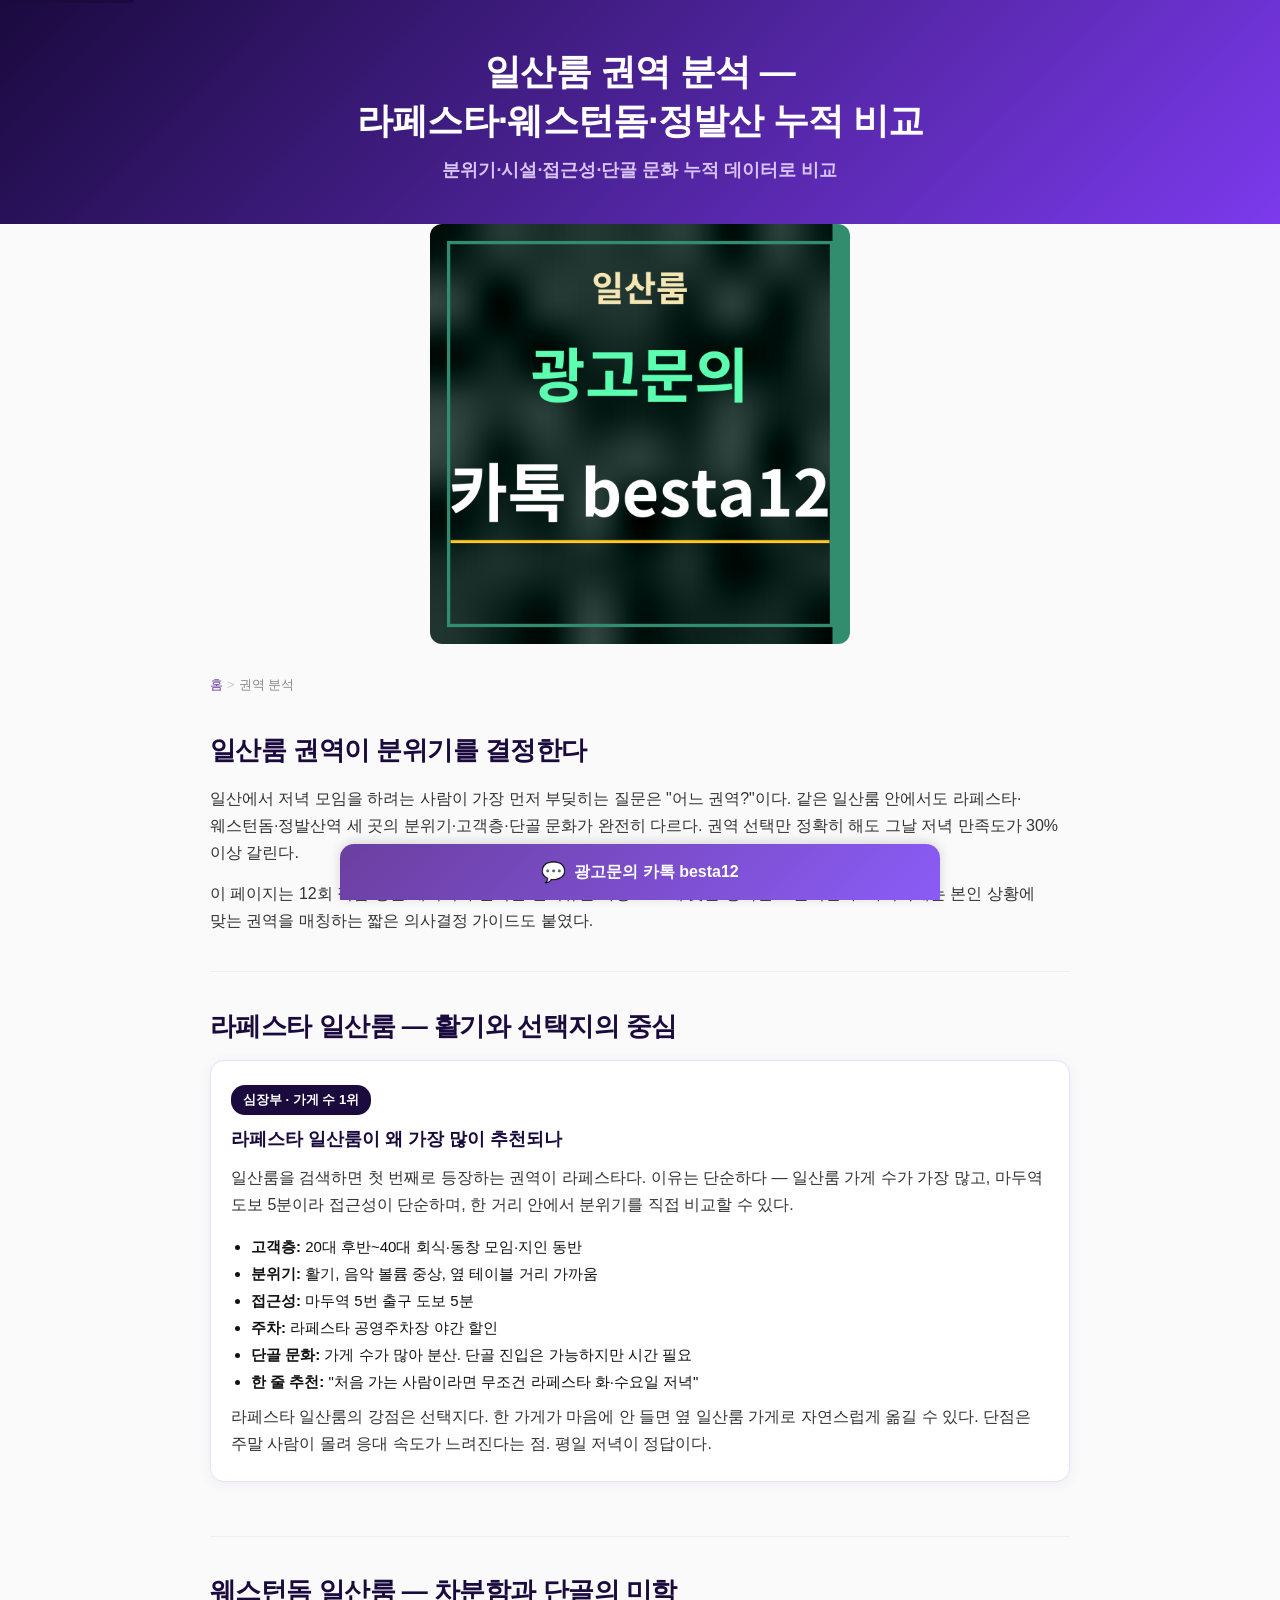
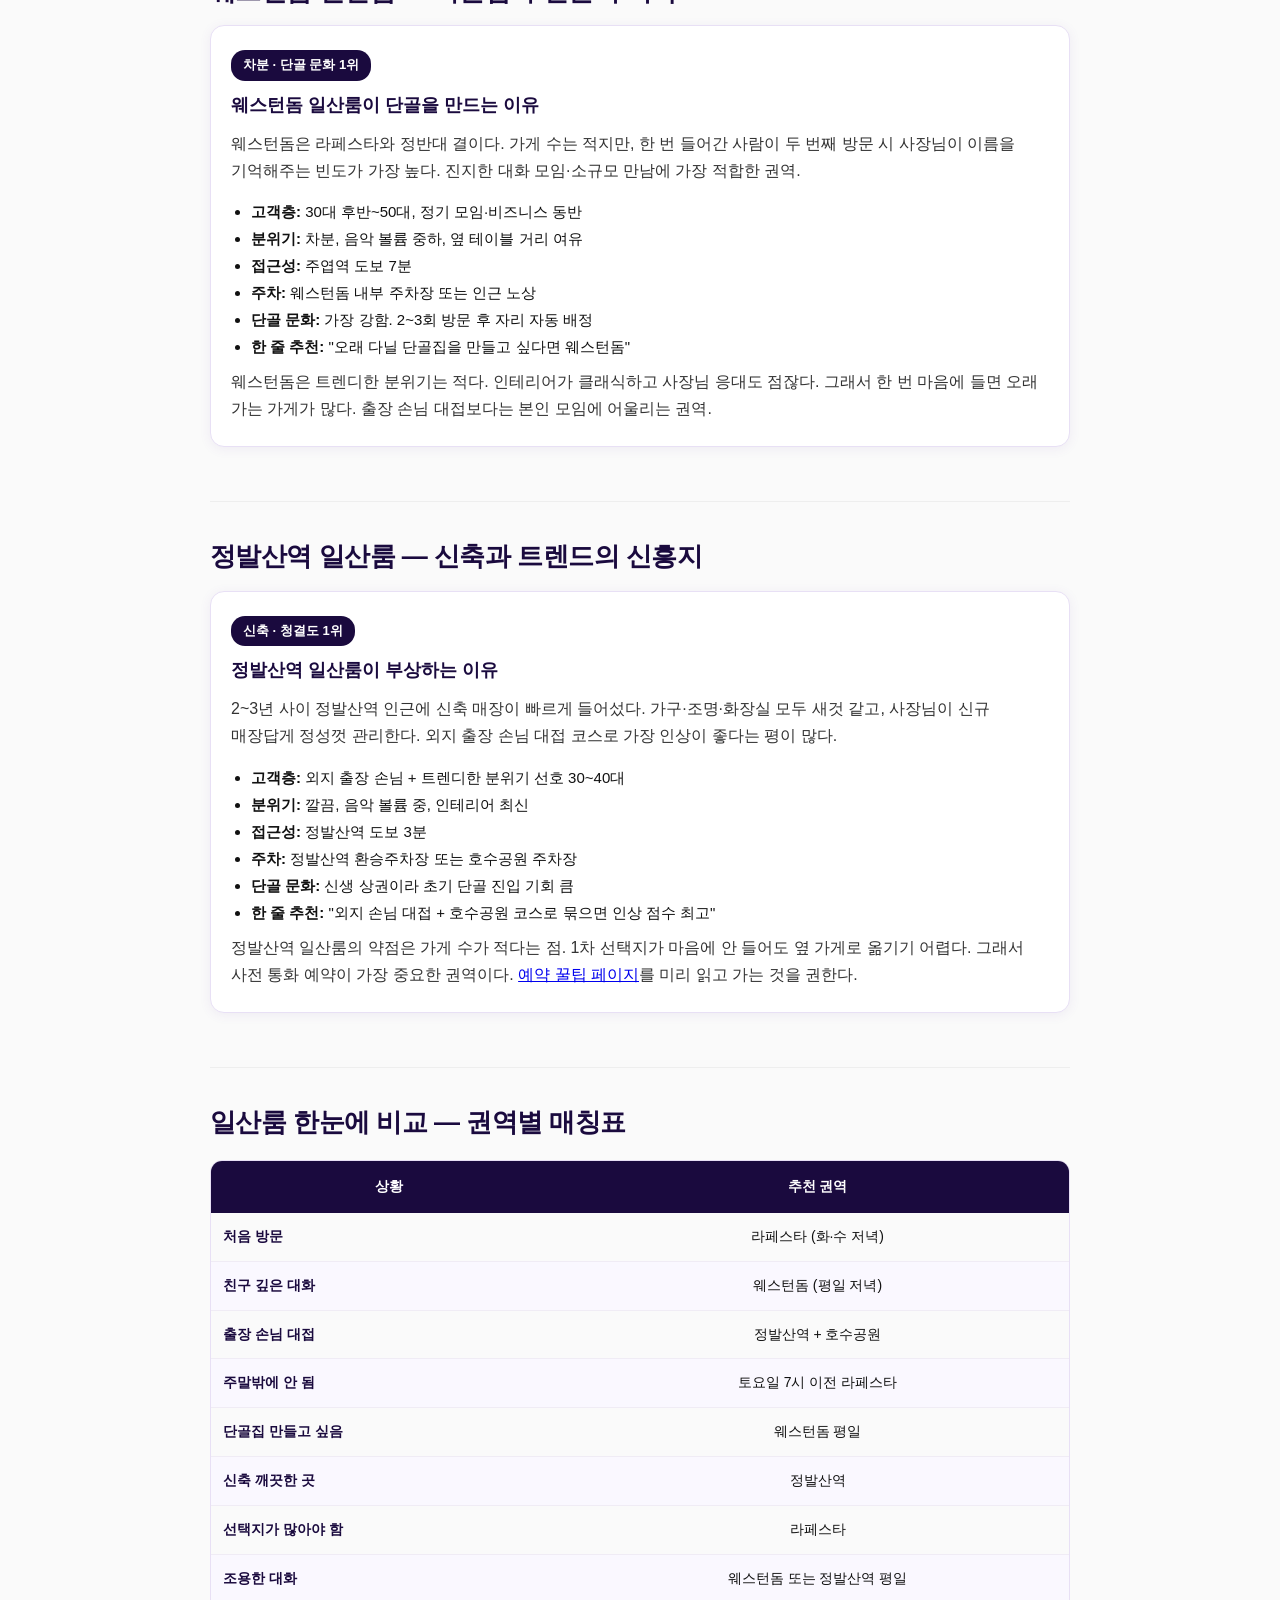
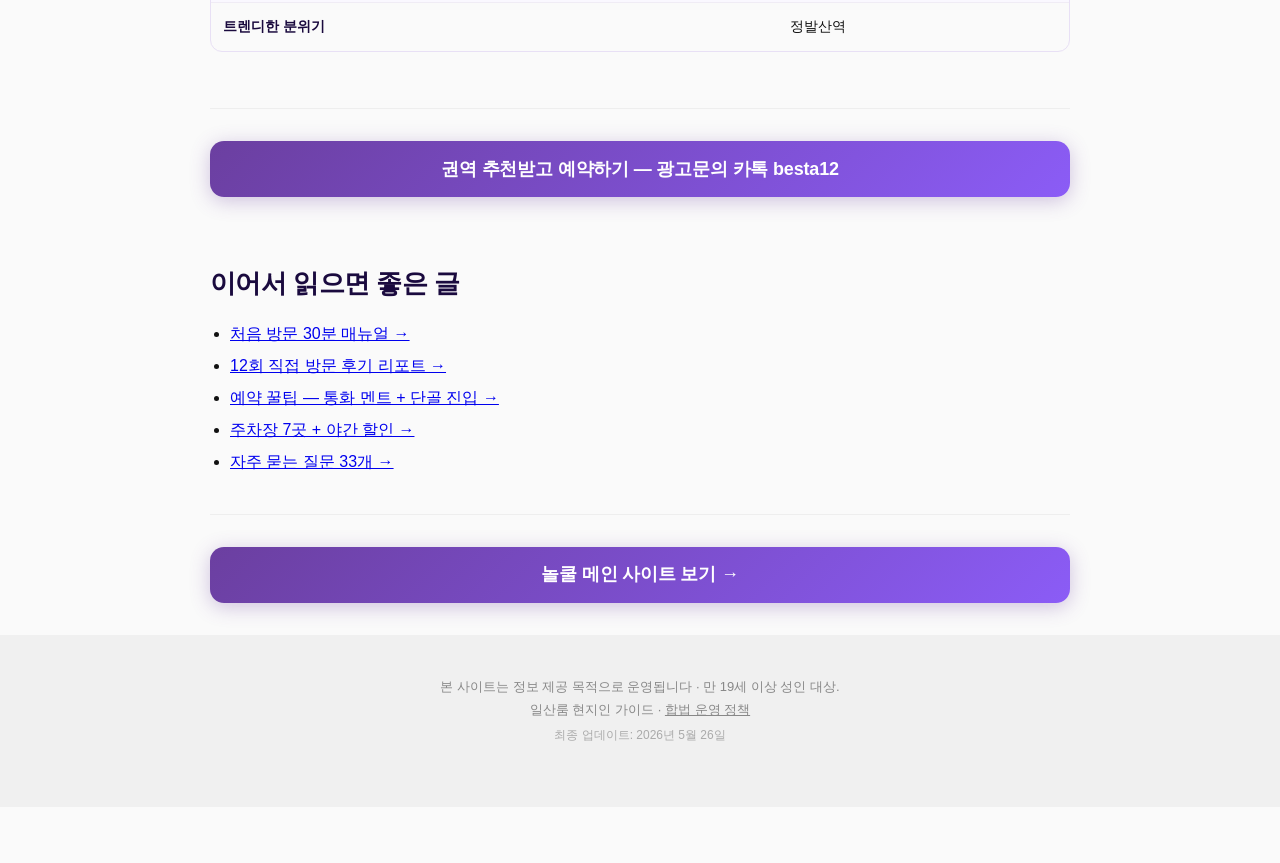
<file: area/index.html>
<!DOCTYPE html>
<html lang="ko">
<head>
  <meta charset="UTF-8">
  <meta name="viewport" content="width=device-width, initial-scale=1.0, viewport-fit=cover">
  <title>일산룸 권역 분석 — 라페스타·웨스턴돔·정발산 누적 비교</title>
  <meta name="description" content="일산룸 3대 권역을 직접 비교한 누적 데이터. 라페스타·웨스턴돔·정발산역의 분위기, 시설, 접근성, 단골 문화, 추천 대상까지 표 하나로 정리했습니다.">
  <meta name="keywords" content="일산룸 권역, 일산룸 비교, 라페스타 룸, 웨스턴돔 룸, 정발산역 룸, 일산 룸 지역, 일산 권역별">
  <meta name="robots" content="index, follow, max-image-preview:large, max-snippet:-1">
  <link rel="canonical" href="https://ilsanroom2.pages.dev/area/">
  <meta name="author" content="일산 15년 현지인">
  <meta name="geo.region" content="KR-41">
  <meta name="geo.placename" content="고양시 일산">
  <meta property="og:type" content="article">
  <meta property="og:title" content="일산룸 권역 분석 — 라페스타·웨스턴돔·정발산 누적 비교">
  <meta property="og:description" content="3대 권역 누적 비교 — 분위기·시설·접근성·단골 문화까지 표 하나로 정리.">
  <meta property="og:url" content="https://ilsanroom2.pages.dev/area/">
  <meta property="og:image" content="https://ilsanroom2.pages.dev/card-area-e0b6f866.png">
<meta property="og:image:alt" content="일산룸 광고문의 카톡 besta12">
<meta property="og:image:type" content="image/png">
  <meta property="og:image:width" content="1200">
  <meta property="og:image:height" content="1200">
  <meta property="og:locale" content="ko_KR">
  <meta property="og:site_name" content="일산룸 현지인 가이드">
  <meta property="article:section" content="권역 분석">
  <meta name="twitter:card" content="summary_large_image">
  <meta name="twitter:title" content="일산룸 권역 분석 — 3대 권역 누적 비교">
  <meta name="twitter:description" content="라페스타·웨스턴돔·정발산역 누적 데이터로 비교.">
  <meta name="twitter:image" content="https://ilsanroom2.pages.dev/card-area-e0b6f866.png">
  <link rel="manifest" href="/site.webmanifest">
  <link rel="apple-touch-icon" sizes="192x192" href="/icon-192.png">
  <link rel="icon" type="image/png" sizes="192x192" href="/icon-192.png">
  <meta name="theme-color" content="#1a0a3e">
  <style>
    *,*::before,*::after{margin:0;padding:0;box-sizing:border-box}
    html{font-size:16px;-webkit-text-size-adjust:100%;scroll-behavior:smooth}
    body{font-family:-apple-system,BlinkMacSystemFont,"Segoe UI",Roboto,"Noto Sans KR",sans-serif;font-size:1rem;line-height:1.7;color:#111;background:#fafafa;padding-bottom:56px}
    .skip-link{position:absolute;top:-44px;left:0;background:#1a0a3e;color:#fff;padding:8px 16px;z-index:10000;text-decoration:none}
    .skip-link:focus{top:0}
    .hero-page{background:linear-gradient(135deg,#1a0a3e 0%,#7c3aed 100%);color:#fff;padding:48px 20px 40px;text-align:center}
    .hero-page h1{font-size:1.625rem;font-weight:900;line-height:1.35;letter-spacing:-0.02em;word-break:keep-all;margin-bottom:12px}
    .hero-page p{font-size:1rem;color:#d8c5f5;font-weight:700;line-height:1.5;word-break:keep-all}
    .area-block{background:#fff;border:1px solid #e8e0f5;border-radius:14px;padding:24px 20px;margin-bottom:18px;box-shadow:0 2px 12px rgba(107,63,160,0.08)}
    .area-block h3{font-size:1.125rem;color:#1a0a3e;margin-bottom:12px;line-height:1.4}
    .area-block .tagline{display:inline-block;background:#1a0a3e;color:#fff;padding:4px 12px;border-radius:14px;font-size:0.8125rem;font-weight:700;margin-bottom:12px}
    .area-block ul{padding-left:20px;margin:8px 0;line-height:1.8;font-size:0.9375rem}
    @media (min-width:768px){.hero-page h1{font-size:2.25rem}.hero-page p{font-size:1.125rem}}
  </style>
  <link rel="stylesheet" href="/style.css" media="all">
  <script type="application/ld+json">{"@context":"https://schema.org","@graph":[{"@type":"WebPage","@id":"https://ilsanroom2.pages.dev/area/#webpage","name":"일산룸 권역 분석 — 라페스타·웨스턴돔·정발산 누적 비교","url":"https://ilsanroom2.pages.dev/area/","inLanguage":"ko-KR","isPartOf":{"@id":"https://ilsanroom2.pages.dev/#website"},"image":"https://ilsanroom2.pages.dev/card-area-e0b6f866.png"},{"@type":"Article","@id":"https://ilsanroom2.pages.dev/area/#article","headline":"일산룸 권역 분석 — 라페스타·웨스턴돔·정발산 누적 비교","author":{"@type":"Person","name":"일산 15년 현지인"},"datePublished":"2026-04-10","dateModified":"2026-05-26","inLanguage":"ko-KR","image":"https://ilsanroom2.pages.dev/card-area-e0b6f866.png"},{"@type":"BreadcrumbList","itemListElement":[{"@type":"ListItem","position":1,"name":"홈","item":"https://ilsanroom2.pages.dev/"},{"@type":"ListItem","position":2,"name":"권역 분석","item":"https://ilsanroom2.pages.dev/area/"}]}]}</script>
</head>
<body>
  <a class="skip-link" href="#main">본문 바로가기</a>

  <header class="hero-page">
    <h1>일산룸 권역 분석 —<br>라페스타·웨스턴돔·정발산 누적 비교</h1>
    <p>분위기·시설·접근성·단골 문화 누적 데이터로 비교</p>
  </header>
<figure class="page-thumb" style="margin:0 auto 18px;max-width:420px"><img src="/card-area-e0b6f866.png" alt="일산룸 광고문의 카톡 besta12" width="1200" height="1200" decoding="async" style="display:block;width:100%;height:auto;border-radius:12px"></figure>

  <nav class="breadcrumb" aria-label="현재 위치">
    <ol>
      <li><a href="/">홈</a></li>
      <li aria-current="page">권역 분석</li>
    </ol>
  </nav>

  <main class="content" id="main">

    <section class="section">
      <h2>일산룸 권역이 분위기를 결정한다</h2>
      <p>일산에서 저녁 모임을 하려는 사람이 가장 먼저 부딪히는 질문은 "어느 권역?"이다. 같은 일산룸 안에서도 라페스타·웨스턴돔·정발산역 세 곳의 분위기·고객층·단골 문화가 완전히 다르다. 권역 선택만 정확히 해도 그날 저녁 만족도가 30% 이상 갈린다.</p>
      <p>이 페이지는 12회 직접 방문 데이터와 권역별 인터뷰를 바탕으로 세 곳을 항목별로 분석한다. 마지막에는 본인 상황에 맞는 권역을 매칭하는 짧은 의사결정 가이드도 붙였다.</p>
    </section>

    <section class="section">
      <h2>라페스타 일산룸 — 활기와 선택지의 중심</h2>
      <div class="area-block">
        <span class="tagline">심장부 · 가게 수 1위</span>
        <h3>라페스타 일산룸이 왜 가장 많이 추천되나</h3>
        <p>일산룸을 검색하면 첫 번째로 등장하는 권역이 라페스타다. 이유는 단순하다 — 일산룸 가게 수가 가장 많고, 마두역 도보 5분이라 접근성이 단순하며, 한 거리 안에서 분위기를 직접 비교할 수 있다.</p>
        <ul>
          <li><strong>고객층:</strong> 20대 후반~40대 회식·동창 모임·지인 동반</li>
          <li><strong>분위기:</strong> 활기, 음악 볼륨 중상, 옆 테이블 거리 가까움</li>
          <li><strong>접근성:</strong> 마두역 5번 출구 도보 5분</li>
          <li><strong>주차:</strong> 라페스타 공영주차장 야간 할인</li>
          <li><strong>단골 문화:</strong> 가게 수가 많아 분산. 단골 진입은 가능하지만 시간 필요</li>
          <li><strong>한 줄 추천:</strong> "처음 가는 사람이라면 무조건 라페스타 화·수요일 저녁"</li>
        </ul>
        <p>라페스타 일산룸의 강점은 선택지다. 한 가게가 마음에 안 들면 옆 일산룸 가게로 자연스럽게 옮길 수 있다. 단점은 주말 사람이 몰려 응대 속도가 느려진다는 점. 평일 저녁이 정답이다.</p>
      </div>
    </section>

    <section class="section">
      <h2>웨스턴돔 일산룸 — 차분함과 단골의 미학</h2>
      <div class="area-block">
        <span class="tagline">차분 · 단골 문화 1위</span>
        <h3>웨스턴돔 일산룸이 단골을 만드는 이유</h3>
        <p>웨스턴돔은 라페스타와 정반대 결이다. 가게 수는 적지만, 한 번 들어간 사람이 두 번째 방문 시 사장님이 이름을 기억해주는 빈도가 가장 높다. 진지한 대화 모임·소규모 만남에 가장 적합한 권역.</p>
        <ul>
          <li><strong>고객층:</strong> 30대 후반~50대, 정기 모임·비즈니스 동반</li>
          <li><strong>분위기:</strong> 차분, 음악 볼륨 중하, 옆 테이블 거리 여유</li>
          <li><strong>접근성:</strong> 주엽역 도보 7분</li>
          <li><strong>주차:</strong> 웨스턴돔 내부 주차장 또는 인근 노상</li>
          <li><strong>단골 문화:</strong> 가장 강함. 2~3회 방문 후 자리 자동 배정</li>
          <li><strong>한 줄 추천:</strong> "오래 다닐 단골집을 만들고 싶다면 웨스턴돔"</li>
        </ul>
        <p>웨스턴돔은 트렌디한 분위기는 적다. 인테리어가 클래식하고 사장님 응대도 점잖다. 그래서 한 번 마음에 들면 오래 가는 가게가 많다. 출장 손님 대접보다는 본인 모임에 어울리는 권역.</p>
      </div>
    </section>

    <section class="section">
      <h2>정발산역 일산룸 — 신축과 트렌드의 신흥지</h2>
      <div class="area-block">
        <span class="tagline">신축 · 청결도 1위</span>
        <h3>정발산역 일산룸이 부상하는 이유</h3>
        <p>2~3년 사이 정발산역 인근에 신축 매장이 빠르게 들어섰다. 가구·조명·화장실 모두 새것 같고, 사장님이 신규 매장답게 정성껏 관리한다. 외지 출장 손님 대접 코스로 가장 인상이 좋다는 평이 많다.</p>
        <ul>
          <li><strong>고객층:</strong> 외지 출장 손님 + 트렌디한 분위기 선호 30~40대</li>
          <li><strong>분위기:</strong> 깔끔, 음악 볼륨 중, 인테리어 최신</li>
          <li><strong>접근성:</strong> 정발산역 도보 3분</li>
          <li><strong>주차:</strong> 정발산역 환승주차장 또는 호수공원 주차장</li>
          <li><strong>단골 문화:</strong> 신생 상권이라 초기 단골 진입 기회 큼</li>
          <li><strong>한 줄 추천:</strong> "외지 손님 대접 + 호수공원 코스로 묶으면 인상 점수 최고"</li>
        </ul>
        <p>정발산역 일산룸의 약점은 가게 수가 적다는 점. 1차 선택지가 마음에 안 들어도 옆 가게로 옮기기 어렵다. 그래서 사전 통화 예약이 가장 중요한 권역이다. <a href="/reservation/">예약 꿀팁 페이지</a>를 미리 읽고 가는 것을 권한다.</p>
      </div>
    </section>

    <section class="section">
      <h2>일산룸 한눈에 비교 — 권역별 매칭표</h2>
      <div class="comparison-table-wrap">
        <table class="comparison-table">
          <thead>
            <tr><th>상황</th><th>추천 권역</th></tr>
          </thead>
          <tbody>
            <tr><td class="row-label">처음 방문</td><td>라페스타 (화·수 저녁)</td></tr>
            <tr><td class="row-label">친구 깊은 대화</td><td>웨스턴돔 (평일 저녁)</td></tr>
            <tr><td class="row-label">출장 손님 대접</td><td>정발산역 + 호수공원</td></tr>
            <tr><td class="row-label">주말밖에 안 됨</td><td>토요일 7시 이전 라페스타</td></tr>
            <tr><td class="row-label">단골집 만들고 싶음</td><td>웨스턴돔 평일</td></tr>
            <tr><td class="row-label">신축 깨끗한 곳</td><td>정발산역</td></tr>
            <tr><td class="row-label">선택지가 많아야 함</td><td>라페스타</td></tr>
            <tr><td class="row-label">조용한 대화</td><td>웨스턴돔 또는 정발산역 평일</td></tr>
            <tr><td class="row-label">트렌디한 분위기</td><td>정발산역</td></tr>
          </tbody>
        </table>
      </div>
    </section>

    <span class="cta-button">권역 추천받고 예약하기 — 광고문의 카톡 besta12</span>

    <section class="section">
      <h2>이어서 읽으면 좋은 글</h2>
      <ul style="padding-left:20px;line-height:2">
        <li><a href="/guide/">처음 방문 30분 매뉴얼 →</a></li>
        <li><a href="/review/">12회 직접 방문 후기 리포트 →</a></li>
        <li><a href="/reservation/">예약 꿀팁 — 통화 멘트 + 단골 진입 →</a></li>
        <li><a href="/parking/">주차장 7곳 + 야간 할인 →</a></li>
        <li><a href="/faq/">자주 묻는 질문 33개 →</a></li>
      </ul>
    </section>

    <a href="https://ilsanroom.pages.dev/" class="cta-button" target="_blank" rel="noopener noreferrer">
      놀쿨 메인 사이트 보기 →
    </a>

  </main>

  <footer class="footer">
    <p>본 사이트는 정보 제공 목적으로 운영됩니다 · 만 19세 이상 성인 대상.</p>
    <p>일산룸 현지인 가이드 · <a href="/legal/" style="color:#888">합법 운영 정책</a></p>
    <p class="footer-update">최종 업데이트: 2026년 5월 26일</p>
  </footer>

  <div class="fixed-bottom-bar">
    <span class="bottom-bar-link">
      <span class="bottom-bar-icon">&#128172;</span>
      <span>광고문의 카톡 besta12</span>
    </span>
  </div>
</body>
</html>
</file>
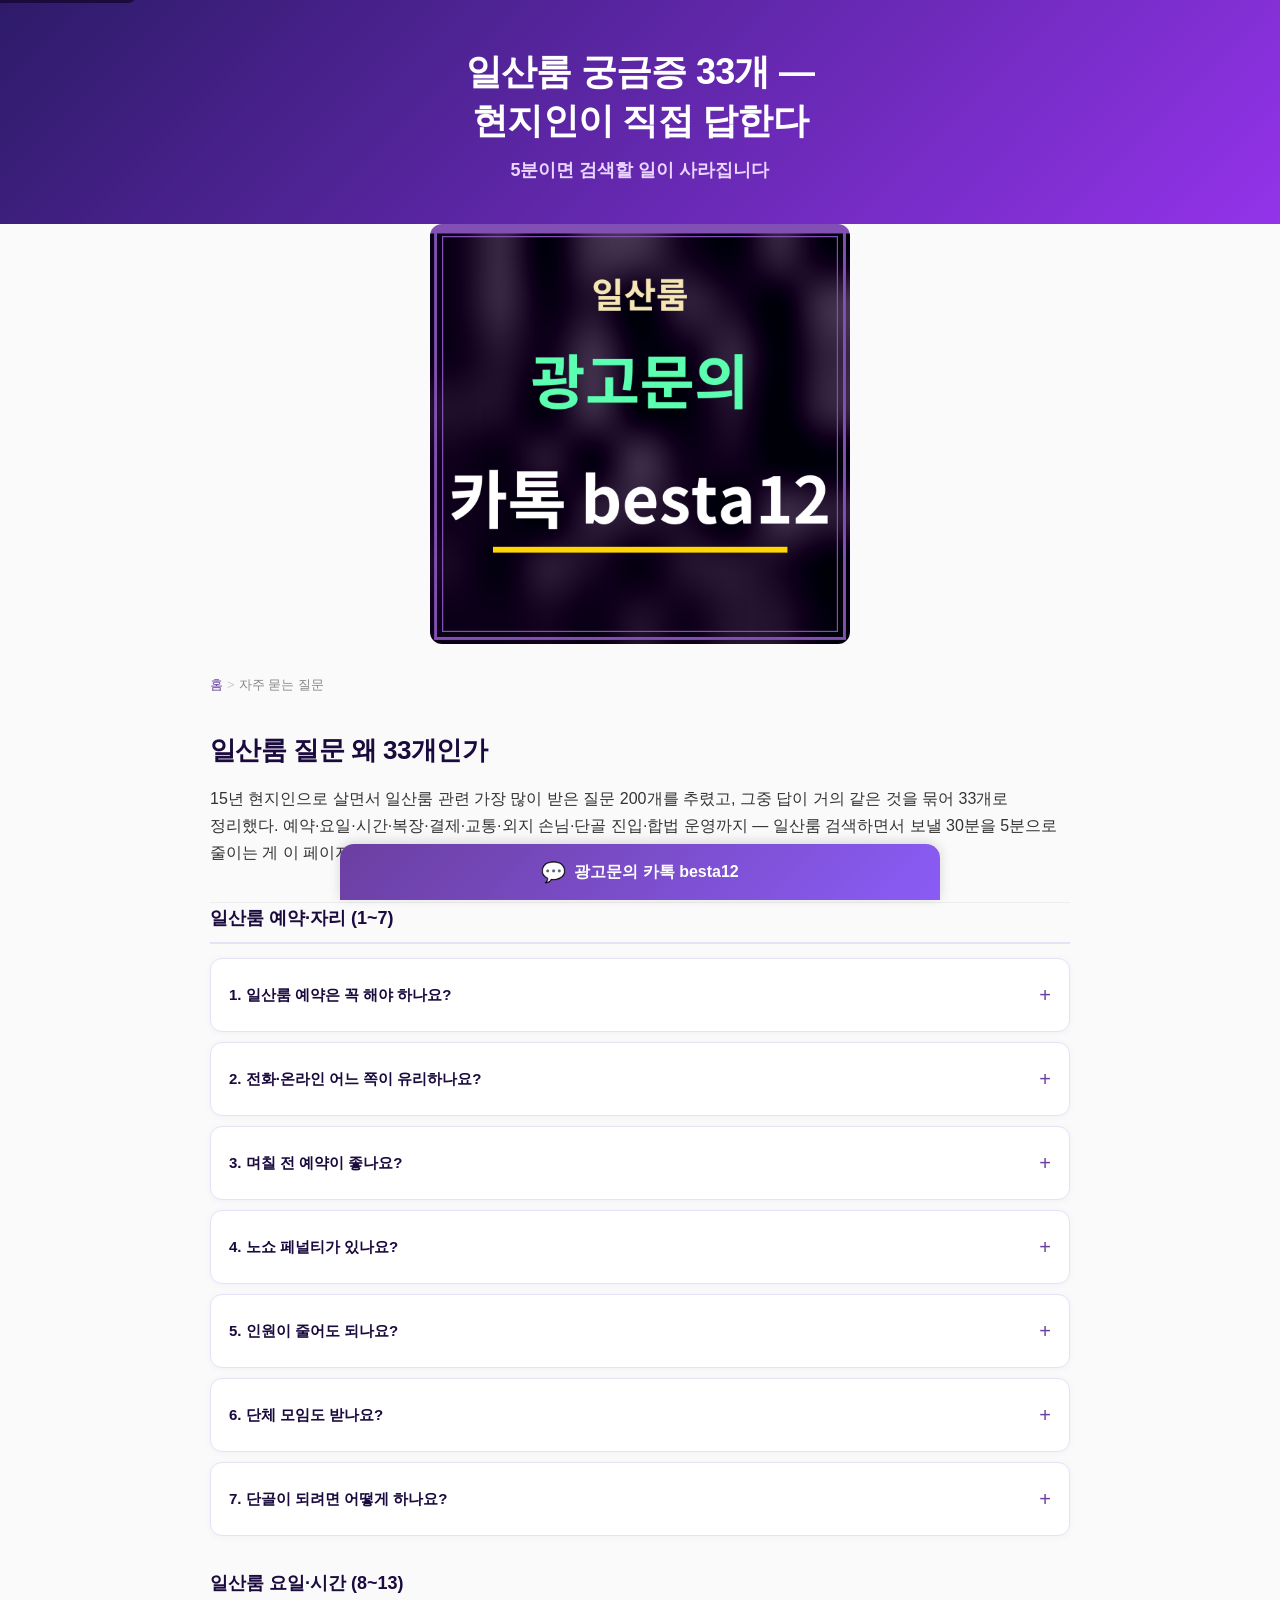
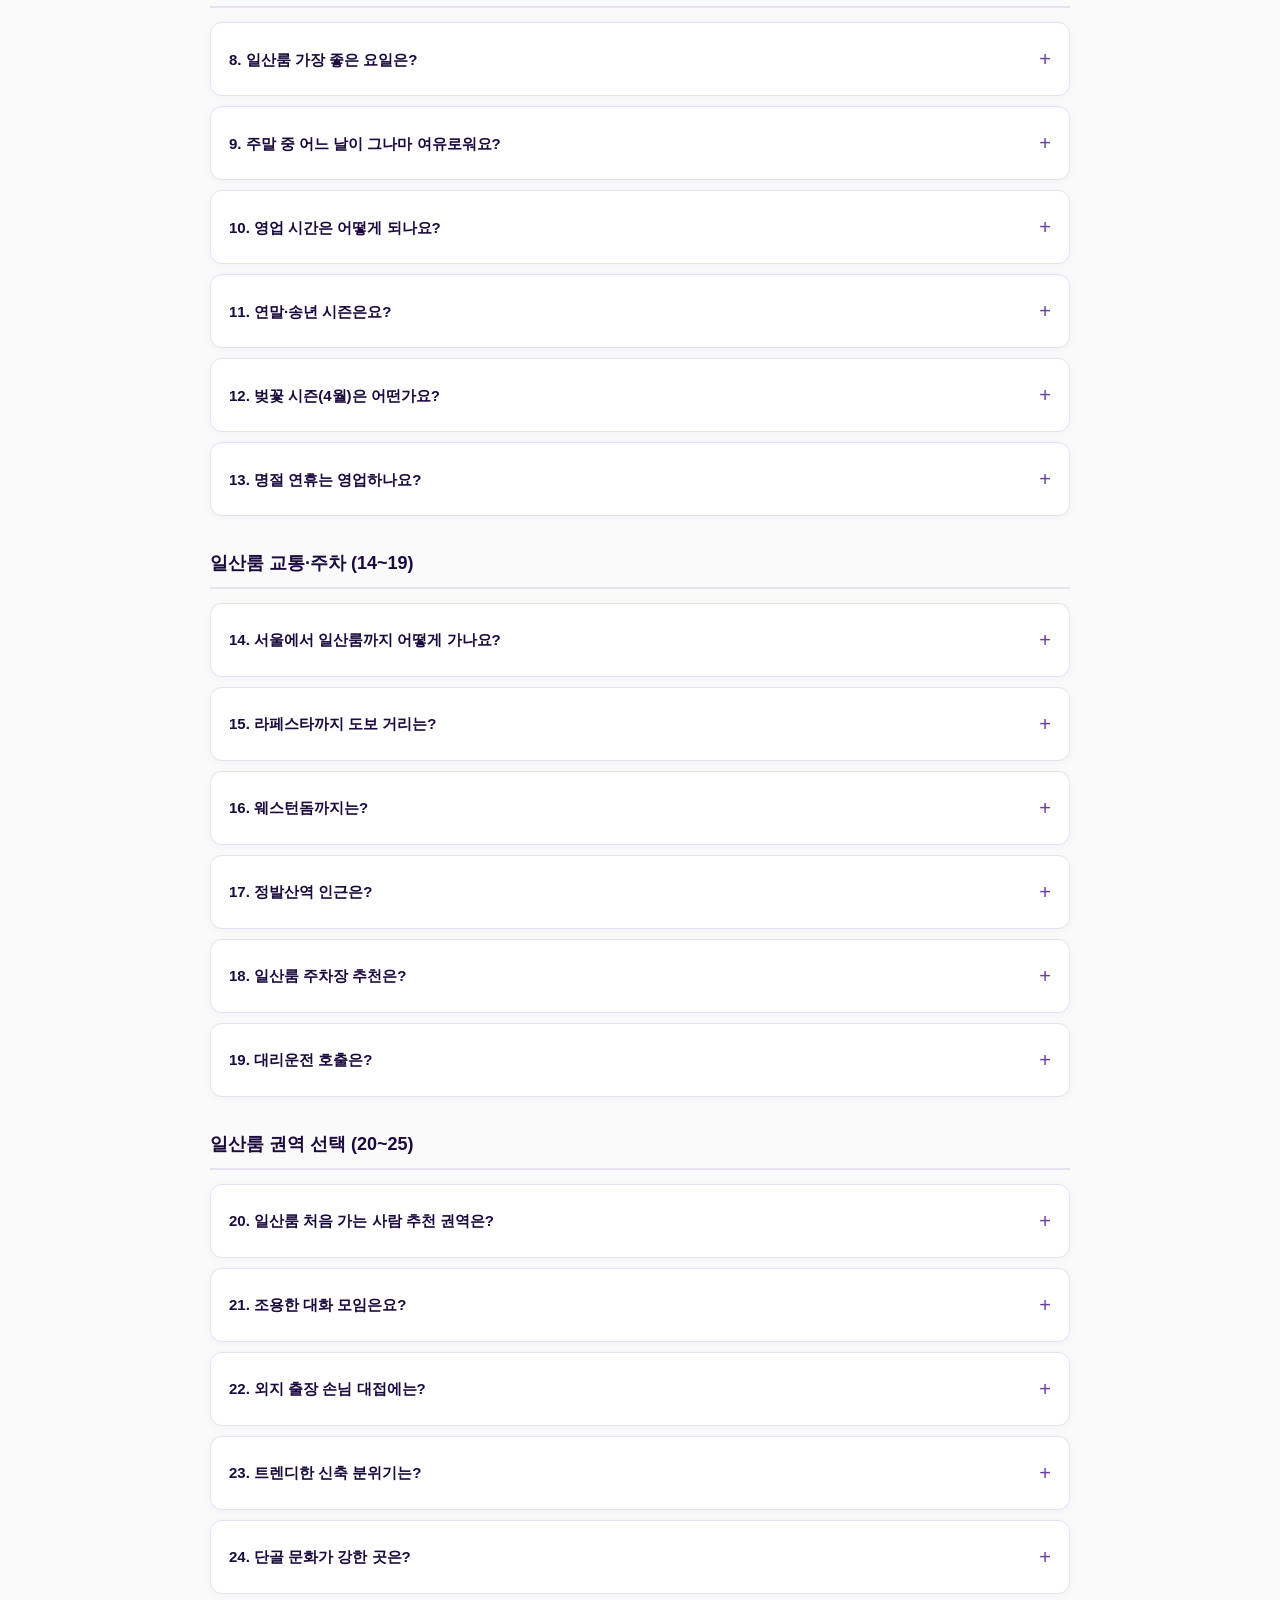
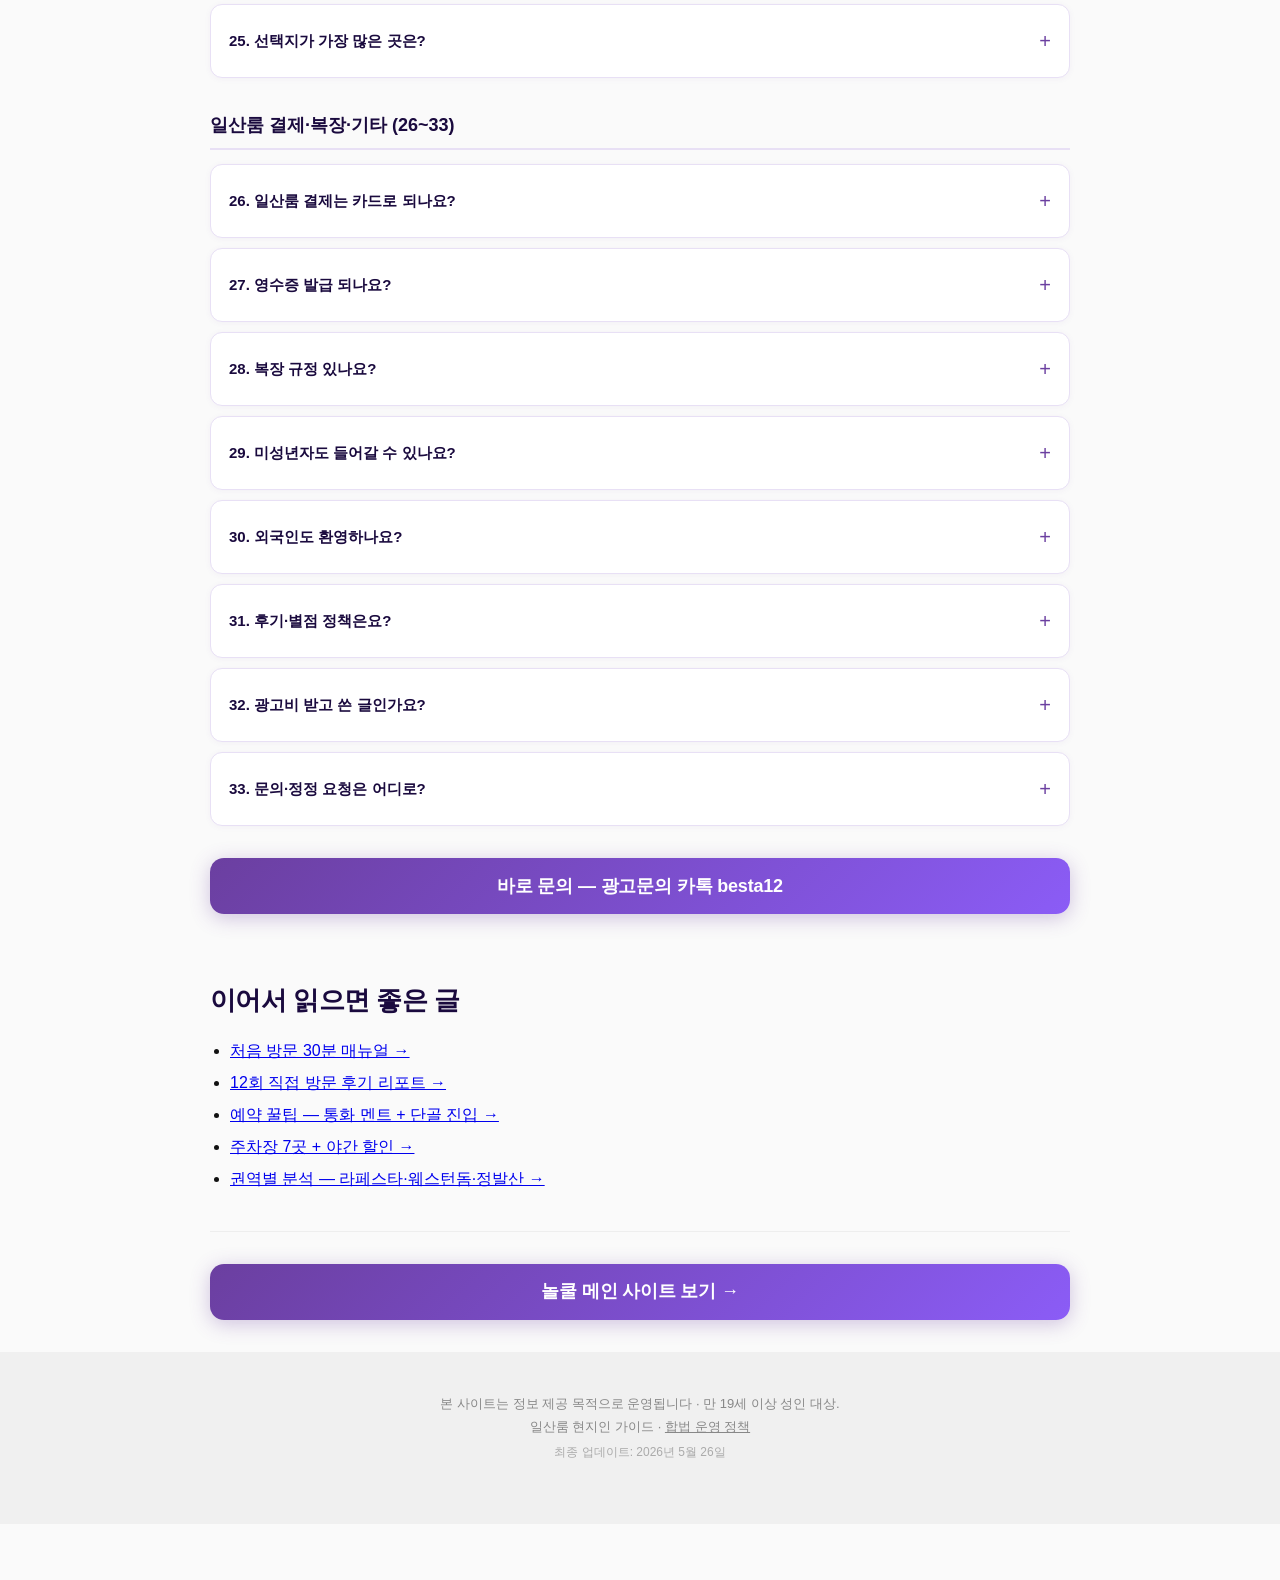
<file: faq/index.html>
<!DOCTYPE html>
<html lang="ko">
<head>
  <meta charset="UTF-8">
  <meta name="viewport" content="width=device-width, initial-scale=1.0, viewport-fit=cover">
  <title>일산룸 궁금증 33개 — 현지인이 직접 답한다</title>
  <meta name="description" content="일산룸 자주 묻는 33개 질문, 15년 현지인이 직접 답한 정리. 예약·요일·시간·복장·결제·대중교통·외지 손님 응대까지 — 검색할 시간을 5분으로 줄였습니다.">
  <meta name="keywords" content="일산룸 질문, 일산룸 FAQ, 일산룸 문의, 일산룸 자주묻는질문, 일산 룸 궁금증, 일산룸 답변">
  <meta name="robots" content="index, follow, max-image-preview:large, max-snippet:-1">
  <link rel="canonical" href="https://ilsanroom2.pages.dev/faq/">
  <meta name="author" content="일산 15년 현지인">
  <meta name="geo.region" content="KR-41">
  <meta name="geo.placename" content="고양시 일산">
  <meta property="og:type" content="article">
  <meta property="og:title" content="일산룸 궁금증 33개 — 현지인이 직접 답한다">
  <meta property="og:description" content="예약·시간·복장·결제·교통까지 33개 질문, 15년 현지인의 직답.">
  <meta property="og:url" content="https://ilsanroom2.pages.dev/faq/">
  <meta property="og:image" content="https://ilsanroom2.pages.dev/card-faq-b9c15674.png">
<meta property="og:image:alt" content="일산룸 광고문의 카톡 besta12">
<meta property="og:image:type" content="image/png">
  <meta property="og:image:width" content="1200">
  <meta property="og:image:height" content="1200">
  <meta property="og:locale" content="ko_KR">
  <meta property="og:site_name" content="일산룸 현지인 가이드">
  <meta property="article:section" content="FAQ">
  <meta name="twitter:card" content="summary_large_image">
  <meta name="twitter:title" content="일산룸 궁금증 33개 — 현지인이 직접 답한다">
  <meta name="twitter:description" content="33개 질문, 검색할 시간을 5분으로 줄였습니다.">
  <meta name="twitter:image" content="https://ilsanroom2.pages.dev/card-faq-b9c15674.png">
  <link rel="manifest" href="/site.webmanifest">
  <link rel="apple-touch-icon" sizes="192x192" href="/icon-192.png">
  <link rel="icon" type="image/png" sizes="192x192" href="/icon-192.png">
  <meta name="theme-color" content="#1a0a3e">
  <style>
    *,*::before,*::after{margin:0;padding:0;box-sizing:border-box}
    html{font-size:16px;-webkit-text-size-adjust:100%;scroll-behavior:smooth}
    body{font-family:-apple-system,BlinkMacSystemFont,"Segoe UI",Roboto,"Noto Sans KR",sans-serif;font-size:1rem;line-height:1.7;color:#111;background:#fafafa;padding-bottom:56px}
    .skip-link{position:absolute;top:-44px;left:0;background:#1a0a3e;color:#fff;padding:8px 16px;z-index:10000;text-decoration:none}
    .skip-link:focus{top:0}
    .hero-page{background:linear-gradient(135deg,#2d1b69 0%,#9333ea 100%);color:#fff;padding:48px 20px 40px;text-align:center}
    .hero-page h1{font-size:1.625rem;font-weight:900;line-height:1.35;letter-spacing:-0.02em;word-break:keep-all;margin-bottom:12px}
    .hero-page p{font-size:1rem;color:#e9d5ff;font-weight:700;line-height:1.5;word-break:keep-all}
    .faq-group{margin-bottom:32px}
    .faq-group-title{font-size:1.125rem;font-weight:900;color:#1a0a3e;margin-bottom:14px;padding-bottom:8px;border-bottom:2px solid #e8e0f5}
    details{background:#fff;border:1px solid #e8e0f5;border-radius:12px;padding:14px 18px;margin-bottom:10px;box-shadow:0 1px 6px rgba(107,63,160,0.05)}
    details[open]{box-shadow:0 4px 16px rgba(107,63,160,0.1)}
    summary{font-size:0.9375rem;font-weight:700;color:#1a0a3e;cursor:pointer;list-style:none;display:flex;justify-content:space-between;align-items:center;min-height:44px;word-break:keep-all}
    summary::-webkit-details-marker{display:none}
    summary::after{content:'+';font-size:1.25rem;color:#6b3fa0;font-weight:400;margin-left:12px;flex-shrink:0}
    details[open] summary::after{content:'−'}
    details p{margin-top:10px;font-size:0.9375rem;line-height:1.75;color:#333;word-break:keep-all}
    @media (min-width:768px){.hero-page h1{font-size:2.25rem}.hero-page p{font-size:1.125rem}}
  </style>
  <link rel="stylesheet" href="/style.css" media="all">
<script type="application/ld+json">{"@context":"https://schema.org","@type":"WebPage","url":"https://ilsanroom2.pages.dev/faq/","image":"https://ilsanroom2.pages.dev/card-faq-b9c15674.png"}</script>
</head>
<body>
  <a class="skip-link" href="#main">본문 바로가기</a>

  <header class="hero-page">
    <h1>일산룸 궁금증 33개 —<br>현지인이 직접 답한다</h1>
    <p>5분이면 검색할 일이 사라집니다</p>
  </header>
<figure class="page-thumb" style="margin:0 auto 18px;max-width:420px"><img src="/card-faq-b9c15674.png" alt="일산룸 광고문의 카톡 besta12" width="1200" height="1200" decoding="async" style="display:block;width:100%;height:auto;border-radius:12px"></figure>

  <nav class="breadcrumb" aria-label="현재 위치">
    <ol>
      <li><a href="/">홈</a></li>
      <li aria-current="page">자주 묻는 질문</li>
    </ol>
  </nav>

  <main class="content" id="main">

    <section class="section">
      <h2>일산룸 질문 왜 33개인가</h2>
      <p>15년 현지인으로 살면서 일산룸 관련 가장 많이 받은 질문 200개를 추렸고, 그중 답이 거의 같은 것을 묶어 33개로 정리했다. 예약·요일·시간·복장·결제·교통·외지 손님·단골 진입·합법 운영까지 — 일산룸 검색하면서 보낼 30분을 5분으로 줄이는 게 이 페이지의 목적이다.</p>
    </section>

    <div class="faq-group">
      <h2 class="faq-group-title">일산룸 예약·자리 (1~7)</h2>

      <details><summary>1. 일산룸 예약은 꼭 해야 하나요?</summary><p>금·토 저녁 일산룸은 예약 안 하면 1시간 대기를 각오해야 한다. 평일도 인기 매장은 예약 권장. 통화 30초로 끝나는 일을 굳이 미루지 말자.</p></details>
      <details><summary>2. 전화·온라인 어느 쪽이 유리하나요?</summary><p>처음 방문이면 압도적으로 전화. 자리 배정·요청 사항·인원 변동까지 한 번에 전달된다.</p></details>
      <details><summary>3. 며칠 전 예약이 좋나요?</summary><p>2~3일 전. 당일은 가능 여부만 확인되고, 일주일 전은 사장님이 자리 빼두기 어렵다.</p></details>
      <details><summary>4. 노쇼 페널티가 있나요?</summary><p>대형 매장은 보증금 정책 있는 곳도 있다. 통화 시 미리 확인. 일반적으로는 30분 전 취소 통보면 문제 없음.</p></details>
      <details><summary>5. 인원이 줄어도 되나요?</summary><p>2명 정도 변동은 대부분 OK. 대신 도착 1시간 전까지 통보. 예약 시 "최소~최대 인원" 미리 알리는 게 가장 깔끔.</p></details>
      <details><summary>6. 단체 모임도 받나요?</summary><p>라페스타·정발산역 인근에 대형 룸 있음. 8명 이상이면 예약 시 인원 명시 필수. 송년·신년 시즌은 2주 전 예약 권장.</p></details>
      <details><summary>7. 단골이 되려면 어떻게 하나요?</summary><p>2회차에 사장님 이름 부르기, 3회차에 본인 선호 한 줄 알려주기. 그 뒤로는 통화 한 통으로 자리 자동 배정. <a href="/reservation/">예약 꿀팁 페이지</a> 7번 참고.</p></details>
    </div>

    <div class="faq-group">
      <h2 class="faq-group-title">일산룸 요일·시간 (8~13)</h2>

      <details><summary>8. 일산룸 가장 좋은 요일은?</summary><p>화·수요일 저녁. 대기 거의 없고 응대 퀄리티 최고.</p></details>
      <details><summary>9. 주말 중 어느 날이 그나마 여유로워요?</summary><p>의외로 토요일. 금요일이 가장 혼잡. 토요일은 7시 이전 입장이 안전.</p></details>
      <details><summary>10. 영업 시간은 어떻게 되나요?</summary><p>보통 저녁 6시~새벽. 매장별 차이 있으니 통화 확인. 광고문의 카톡 besta12로 문의 가능.</p></details>
      <details><summary>11. 연말·송년 시즌은요?</summary><p>12월 둘째 주~1월 첫째 주는 평일도 만석. 최소 2주 전 예약.</p></details>
      <details><summary>12. 벚꽃 시즌(4월)은 어떤가요?</summary><p>호수공원 벚꽃으로 외지 방문 급증. 4월 첫째~둘째 주는 평일도 예약 권장.</p></details>
      <details><summary>13. 명절 연휴는 영업하나요?</summary><p>매장별 상이. 추석·설 연휴는 휴무인 곳이 더 많음. 통화로 사전 확인 필수.</p></details>
    </div>

    <div class="faq-group">
      <h2 class="faq-group-title">일산룸 교통·주차 (14~19)</h2>

      <details><summary>14. 서울에서 일산룸까지 어떻게 가나요?</summary><p>지하철 3호선. 종로3가→마두역 약 45분, 강남→환승→마두역 약 55분.</p></details>
      <details><summary>15. 라페스타까지 도보 거리는?</summary><p>마두역 5번 출구 도보 5분. 거리 자체가 활기차서 동선 헷갈리지 않음.</p></details>
      <details><summary>16. 웨스턴돔까지는?</summary><p>주엽역 도보 7분. 골목길이 약간 있어 지도 한 번 확인 권장.</p></details>
      <details><summary>17. 정발산역 인근은?</summary><p>정발산역 도보 3분. 가장 짧고 외지 손님도 안 헤매는 동선.</p></details>
      <details><summary>18. 일산룸 주차장 추천은?</summary><p>라페스타 공영주차장 야간 할인이 가장 무난. 자세한 7곳 정리는 <a href="/parking/">주차 가이드</a> 참고.</p></details>
      <details><summary>19. 대리운전 호출은?</summary><p>카카오 대리·티맵 대리 사전 설치 권장. 주말 저녁은 호출이 30분 밀릴 수 있어 출차 30분 전 호출.</p></details>
    </div>

    <div class="faq-group">
      <h2 class="faq-group-title">일산룸 권역 선택 (20~25)</h2>

      <details><summary>20. 일산룸 처음 가는 사람 추천 권역은?</summary><p>라페스타 화·수요일 저녁 7~8시 30분. 가장 안전한 선택.</p></details>
      <details><summary>21. 조용한 대화 모임은요?</summary><p>웨스턴돔. 옆 테이블 거리 여유 있고 음악 볼륨 한 단계 낮음.</p></details>
      <details><summary>22. 외지 출장 손님 대접에는?</summary><p>정발산역 + 호수공원 코스. 인상 점수 가장 높음.</p></details>
      <details><summary>23. 트렌디한 신축 분위기는?</summary><p>정발산역 인근. 가구·조명·화장실 모두 새것 같음.</p></details>
      <details><summary>24. 단골 문화가 강한 곳은?</summary><p>웨스턴돔. 2~3회 방문 시 자리 자동 배정 빈도 가장 높음.</p></details>
      <details><summary>25. 선택지가 가장 많은 곳은?</summary><p>라페스타. 한 거리 안에 여러 가게가 모여 있어 비교·이동 자유.</p></details>
    </div>

    <div class="faq-group">
      <h2 class="faq-group-title">일산룸 결제·복장·기타 (26~33)</h2>

      <details><summary>26. 일산룸 결제는 카드로 되나요?</summary><p>대부분 카드 가능. 일부 매장은 계좌이체 선호. 예약 시 미리 확인.</p></details>
      <details><summary>27. 영수증 발급 되나요?</summary><p>요청하면 발급. 출장·비즈니스 용도면 통화 시 미리 요청.</p></details>
      <details><summary>28. 복장 규정 있나요?</summary><p>일반 캐주얼 OK. 너무 운동복·반바지는 매장에 따라 입장 제한. 정장은 필수 아님.</p></details>
      <details><summary>29. 미성년자도 들어갈 수 있나요?</summary><p>불가. 만 19세 이상 성인 대상. 신분증 지참 필수. <a href="/legal/">합법 운영 정책</a> 참고.</p></details>
      <details><summary>30. 외국인도 환영하나요?</summary><p>영어 가능한 매장 있음. 외지 손님 대접 코스(정발산역)가 가장 무난.</p></details>
      <details><summary>31. 후기·별점 정책은요?</summary><p>본 사이트는 가짜 후기·집계 별점(AggregateRating) 마크업 사용 안 함. 신뢰 가능한 정보만 게재.</p></details>
      <details><summary>32. 광고비 받고 쓴 글인가요?</summary><p>아니다. 본 사이트는 광고 의뢰 없이 15년 현지인이 직접 작성·검토. 매장 이름도 익명 처리.</p></details>
      <details><summary>33. 문의·정정 요청은 어디로?</summary><p>광고문의 카톡 besta12. 운영자 직통.</p></details>
    </div>

    <span class="cta-button">바로 문의 — 광고문의 카톡 besta12</span>

    <section class="section">
      <h2>이어서 읽으면 좋은 글</h2>
      <ul style="padding-left:20px;line-height:2">
        <li><a href="/guide/">처음 방문 30분 매뉴얼 →</a></li>
        <li><a href="/review/">12회 직접 방문 후기 리포트 →</a></li>
        <li><a href="/reservation/">예약 꿀팁 — 통화 멘트 + 단골 진입 →</a></li>
        <li><a href="/parking/">주차장 7곳 + 야간 할인 →</a></li>
        <li><a href="/area/">권역별 분석 — 라페스타·웨스턴돔·정발산 →</a></li>
      </ul>
    </section>

    <a href="https://ilsanroom.pages.dev/" class="cta-button" target="_blank" rel="noopener noreferrer">
      놀쿨 메인 사이트 보기 →
    </a>

  </main>

  <footer class="footer">
    <p>본 사이트는 정보 제공 목적으로 운영됩니다 · 만 19세 이상 성인 대상.</p>
    <p>일산룸 현지인 가이드 · <a href="/legal/" style="color:#888">합법 운영 정책</a></p>
    <p class="footer-update">최종 업데이트: 2026년 5월 26일</p>
  </footer>

  <div class="fixed-bottom-bar">
    <span class="bottom-bar-link">
      <span class="bottom-bar-icon">&#128172;</span>
      <span>광고문의 카톡 besta12</span>
    </span>
  </div>

  <script type="application/ld+json">
  {
    "@context":"https://schema.org",
    "@type":"FAQPage",
    "mainEntity":[
      {"@type":"Question","name":"일산룸 예약은 꼭 해야 하나요?","acceptedAnswer":{"@type":"Answer","text":"금·토 저녁은 예약 안 하면 1시간 대기를 각오해야 합니다. 평일도 인기 매장은 예약 권장합니다."}},
      {"@type":"Question","name":"전화 예약과 온라인 예약 중 어느 쪽이 유리한가요?","acceptedAnswer":{"@type":"Answer","text":"처음 방문이면 전화가 압도적으로 유리합니다. 자리 배정, 요청 사항, 인원 변동을 한 번에 전달할 수 있습니다."}},
      {"@type":"Question","name":"가장 좋은 요일과 시간은 언제인가요?","acceptedAnswer":{"@type":"Answer","text":"화·수요일 저녁 7시~8시 30분이 대기 적고 응대 퀄리티 가장 좋습니다."}},
      {"@type":"Question","name":"서울에서 일산룸까지 어떻게 가나요?","acceptedAnswer":{"@type":"Answer","text":"지하철 3호선 이용. 종로3가에서 마두역까지 약 45분, 강남에서 환승하면 약 55분 소요됩니다."}},
      {"@type":"Question","name":"주차장 추천은 어디인가요?","acceptedAnswer":{"@type":"Answer","text":"라페스타 공영주차장 야간 할인이 가장 무난합니다. 권역별 7곳 정리는 주차 가이드 페이지를 참고하세요."}},
      {"@type":"Question","name":"처음 가는 사람에게 어느 권역을 추천하나요?","acceptedAnswer":{"@type":"Answer","text":"라페스타 화·수요일 저녁 7~8시 30분이 가장 안전한 선택입니다."}},
      {"@type":"Question","name":"미성년자도 입장할 수 있나요?","acceptedAnswer":{"@type":"Answer","text":"불가합니다. 만 19세 이상 성인 대상이며 신분증 지참이 필수입니다."}},
      {"@type":"Question","name":"결제는 카드로 가능한가요?","acceptedAnswer":{"@type":"Answer","text":"대부분 카드 가능합니다. 일부 매장은 계좌이체 선호하므로 예약 시 미리 확인하세요."}}
    ]
  }
  </script>
</body>
</html>
</file>
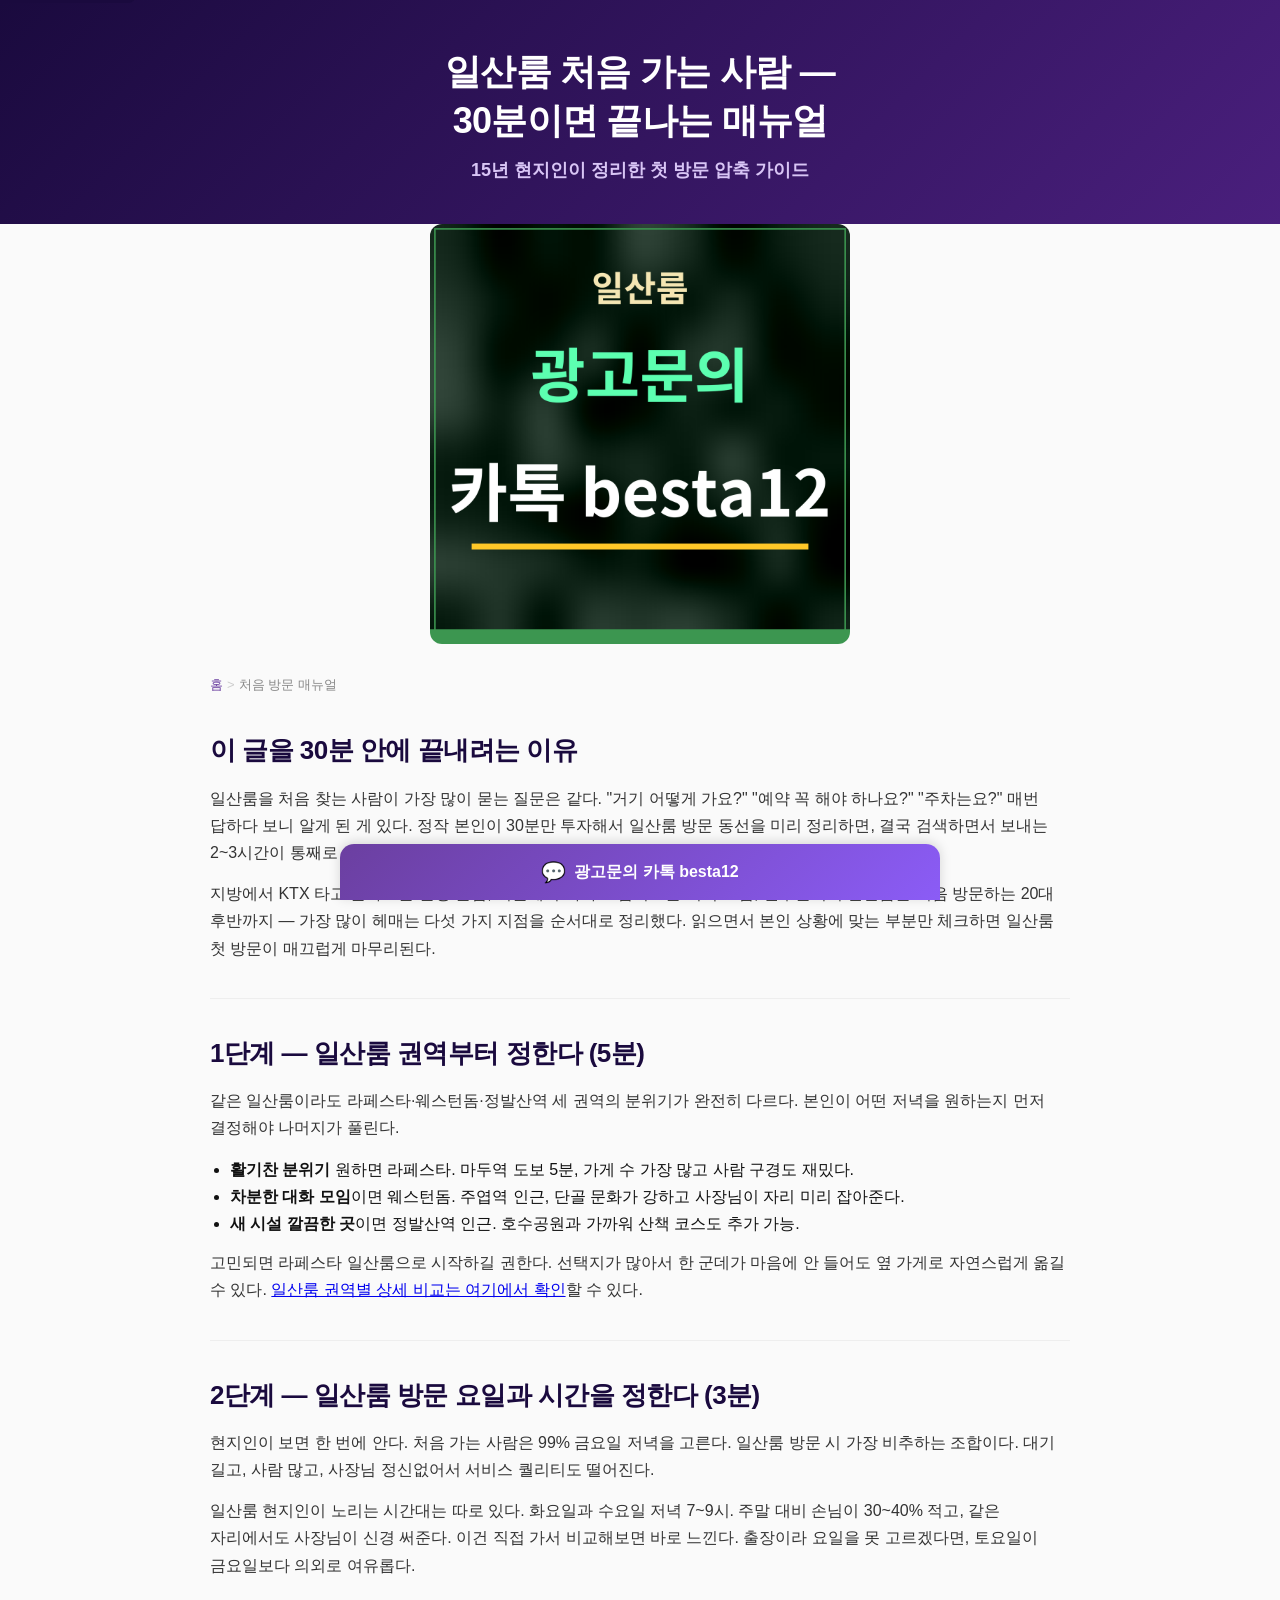
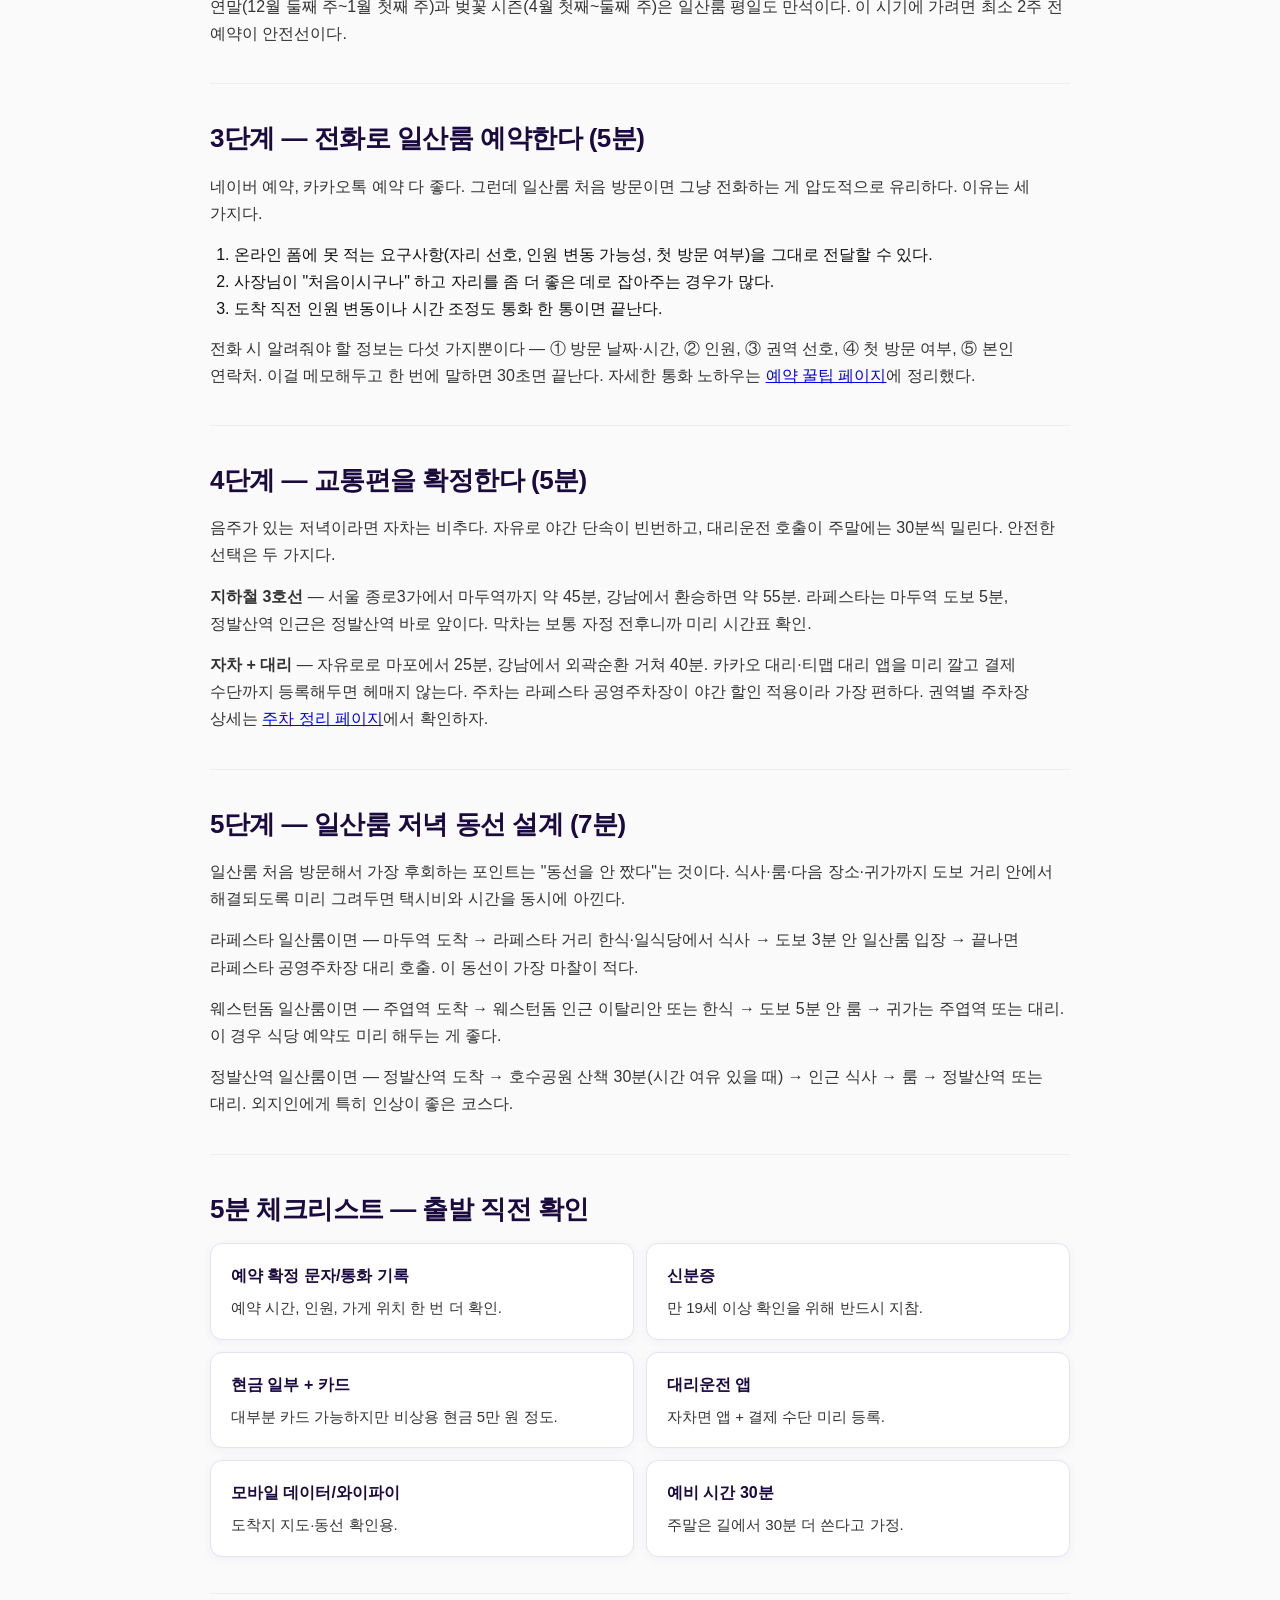
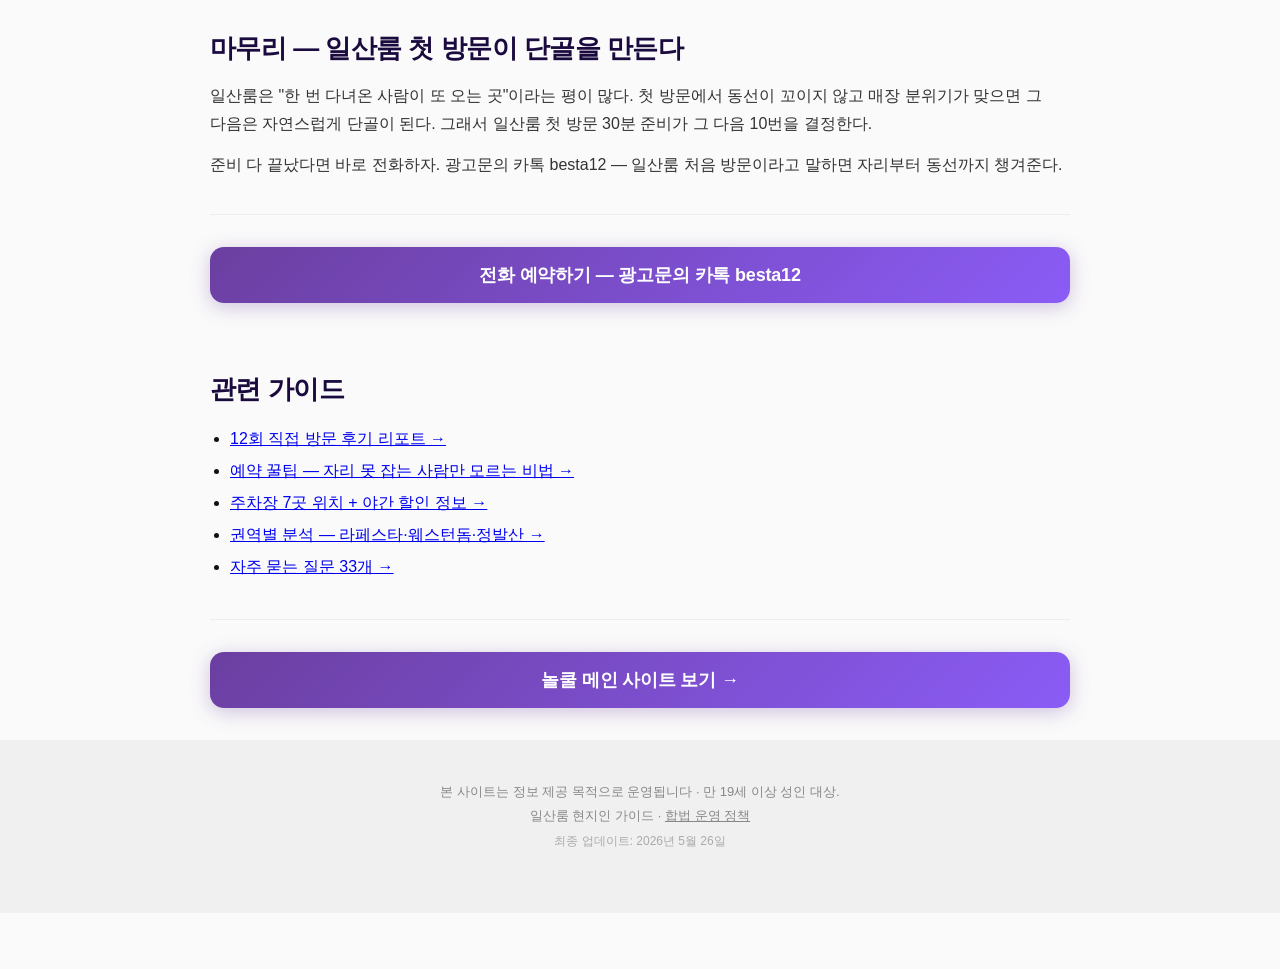
<file: guide/index.html>
<!DOCTYPE html>
<html lang="ko">
<head>
  <meta charset="UTF-8">
  <meta name="viewport" content="width=device-width, initial-scale=1.0, viewport-fit=cover">
  <title>일산룸 처음 가는 사람 — 30분이면 끝나는 매뉴얼</title>
  <meta name="description" content="일산룸 처음 가는 사람을 위한 30분 매뉴얼. 어디로 갈지, 언제 갈지, 어떻게 예약할지, 무엇을 챙길지 — 한 번 읽으면 두 번 검색할 일이 없습니다.">
  <meta name="keywords" content="일산룸, 일산룸 처음, 일산룸 초보, 일산룸 매뉴얼, 일산룸 가이드, 일산 첫 방문, 일산 룸 가는 법">
  <meta name="robots" content="index, follow, max-image-preview:large, max-snippet:-1">
  <link rel="canonical" href="https://ilsanroom2.pages.dev/guide/">
  <meta name="author" content="일산 15년 현지인">
  <meta name="geo.region" content="KR-41">
  <meta name="geo.placename" content="고양시 일산">
  <meta name="geo.position" content="37.6584;126.7699">
  <meta property="og:type" content="article">
  <meta property="og:title" content="일산룸 처음 가는 사람 — 30분이면 끝나는 매뉴얼">
  <meta property="og:description" content="어디로 갈지, 언제 갈지, 어떻게 예약할지 — 처음 방문을 30분 안에 정리합니다.">
  <meta property="og:url" content="https://ilsanroom2.pages.dev/guide/">
  <meta property="og:image" content="https://ilsanroom2.pages.dev/card-guide-ec4a260c.png">
<meta property="og:image:alt" content="일산룸 광고문의 카톡 besta12">
<meta property="og:image:type" content="image/png">
  <meta property="og:image:width" content="1200">
  <meta property="og:image:height" content="1200">
  <meta property="og:locale" content="ko_KR">
  <meta property="og:site_name" content="일산룸 현지인 가이드">
  <meta property="article:section" content="처음 방문 매뉴얼">
  <meta property="article:tag" content="일산룸">
  <meta property="article:tag" content="처음 방문">
  <meta name="twitter:card" content="summary_large_image">
  <meta name="twitter:title" content="일산룸 처음 가는 사람 — 30분이면 끝나는 매뉴얼">
  <meta name="twitter:description" content="첫 방문자를 위한 압축 매뉴얼 — 시간·동선·예약·요일 한 번에 정리.">
  <meta name="twitter:image" content="https://ilsanroom2.pages.dev/card-guide-ec4a260c.png">
  <link rel="manifest" href="/site.webmanifest">
  <link rel="apple-touch-icon" sizes="192x192" href="/icon-192.png">
  <link rel="icon" type="image/png" sizes="192x192" href="/icon-192.png">
  <meta name="theme-color" content="#1a0a3e">
  <style>
    *,*::before,*::after{margin:0;padding:0;box-sizing:border-box}
    html{font-size:16px;-webkit-text-size-adjust:100%;scroll-behavior:smooth}
    body{font-family:-apple-system,BlinkMacSystemFont,"Segoe UI",Roboto,"Noto Sans KR",sans-serif;font-size:1rem;line-height:1.7;color:#111;background:#fafafa;padding-bottom:56px}
    .skip-link{position:absolute;top:-44px;left:0;background:#1a0a3e;color:#fff;padding:8px 16px;z-index:10000;text-decoration:none}
    .skip-link:focus{top:0}
    .hero-page{background:linear-gradient(135deg,#1a0a3e 0%,#4a1f7d 100%);color:#fff;padding:48px 20px 40px;text-align:center}
    .hero-page h1{font-size:1.625rem;font-weight:900;line-height:1.35;letter-spacing:-0.02em;word-break:keep-all;margin-bottom:12px}
    .hero-page p{font-size:1rem;color:#d8c5f5;font-weight:700;line-height:1.5;word-break:keep-all}
    @media (min-width:768px){.hero-page h1{font-size:2.25rem}.hero-page p{font-size:1.125rem}}
  </style>
  <link rel="stylesheet" href="/style.css" media="all">
  <script type="application/ld+json">{"@context":"https://schema.org","@graph":[{"@type":"WebPage","@id":"https://ilsanroom2.pages.dev/guide/#webpage","name":"일산룸 처음 가는 사람 — 30분이면 끝나는 매뉴얼","url":"https://ilsanroom2.pages.dev/guide/","inLanguage":"ko-KR","isPartOf":{"@id":"https://ilsanroom2.pages.dev/#website"},"image":"https://ilsanroom2.pages.dev/card-guide-ec4a260c.png"},{"@type":"HowTo","@id":"https://ilsanroom2.pages.dev/guide/#howto","name":"일산룸 처음 방문 완벽 매뉴얼","description":"처음 방문하는 사람이 30분 안에 모든 준비를 끝낼 수 있도록 정리한 단계별 가이드","totalTime":"PT30M","step":[{"@type":"HowToStep","position":1,"name":"권역 선택","text":"활기 원하면 라페스타, 조용함 원하면 웨스턴돔, 트렌디 원하면 정발산역."},{"@type":"HowToStep","position":2,"name":"요일·시간 설정","text":"화·수요일 저녁 7시~9시가 대기 가장 적음. 주말은 토요일이 금요일보다 여유."},{"@type":"HowToStep","position":3,"name":"전화 예약","text":"광고문의 카톡 besta12로 인원수·시간·선호 권역 알리고 자리 배정 받기."},{"@type":"HowToStep","position":4,"name":"교통편 확정","text":"음주 계획이면 지하철 3호선 또는 대리운전 앱 사전 설치."},{"@type":"HowToStep","position":5,"name":"동선 설계","text":"저녁 식사 위치를 룸과 도보 거리 안에 배치해 이동 최소화."}]},{"@type":"BreadcrumbList","itemListElement":[{"@type":"ListItem","position":1,"name":"홈","item":"https://ilsanroom2.pages.dev/"},{"@type":"ListItem","position":2,"name":"처음 방문 매뉴얼","item":"https://ilsanroom2.pages.dev/guide/"}]}]}</script>
</head>
<body>
  <a class="skip-link" href="#main">본문 바로가기</a>

  <header class="hero-page">
    <h1>일산룸 처음 가는 사람 —<br>30분이면 끝나는 매뉴얼</h1>
    <p>15년 현지인이 정리한 첫 방문 압축 가이드</p>
  </header>
<figure class="page-thumb" style="margin:0 auto 18px;max-width:420px"><img src="/card-guide-ec4a260c.png" alt="일산룸 광고문의 카톡 besta12" width="1200" height="1200" decoding="async" style="display:block;width:100%;height:auto;border-radius:12px"></figure>

  <nav class="breadcrumb" aria-label="현재 위치">
    <ol>
      <li><a href="/">홈</a></li>
      <li aria-current="page">처음 방문 매뉴얼</li>
    </ol>
  </nav>

  <main class="content" id="main">

    <section class="section">
      <h2>이 글을 30분 안에 끝내려는 이유</h2>
      <p>일산룸을 처음 찾는 사람이 가장 많이 묻는 질문은 같다. "거기 어떻게 가요?" "예약 꼭 해야 하나요?" "주차는요?" 매번 답하다 보니 알게 된 게 있다. 정작 본인이 30분만 투자해서 일산룸 방문 동선을 미리 정리하면, 결국 검색하면서 보내는 2~3시간이 통째로 사라진다. 이 페이지는 그 30분을 위한 압축 매뉴얼이다.</p>
      <p>지방에서 KTX 타고 올라오는 출장 손님, 서울에서 자차로 넘어오는 회식 모임, 친구들끼리 일산룸을 처음 방문하는 20대 후반까지 — 가장 많이 헤매는 다섯 가지 지점을 순서대로 정리했다. 읽으면서 본인 상황에 맞는 부분만 체크하면 일산룸 첫 방문이 매끄럽게 마무리된다.</p>
    </section>

    <section class="section">
      <h2>1단계 — 일산룸 권역부터 정한다 (5분)</h2>
      <p>같은 일산룸이라도 라페스타·웨스턴돔·정발산역 세 권역의 분위기가 완전히 다르다. 본인이 어떤 저녁을 원하는지 먼저 결정해야 나머지가 풀린다.</p>
      <ul style="padding-left:20px;margin:12px 0">
        <li><strong>활기찬 분위기</strong> 원하면 라페스타. 마두역 도보 5분, 가게 수 가장 많고 사람 구경도 재밌다.</li>
        <li><strong>차분한 대화 모임</strong>이면 웨스턴돔. 주엽역 인근, 단골 문화가 강하고 사장님이 자리 미리 잡아준다.</li>
        <li><strong>새 시설 깔끔한 곳</strong>이면 정발산역 인근. 호수공원과 가까워 산책 코스도 추가 가능.</li>
      </ul>
      <p>고민되면 라페스타 일산룸으로 시작하길 권한다. 선택지가 많아서 한 군데가 마음에 안 들어도 옆 가게로 자연스럽게 옮길 수 있다. <a href="/area/">일산룸 권역별 상세 비교는 여기에서 확인</a>할 수 있다.</p>
    </section>

    <section class="section">
      <h2>2단계 — 일산룸 방문 요일과 시간을 정한다 (3분)</h2>
      <p>현지인이 보면 한 번에 안다. 처음 가는 사람은 99% 금요일 저녁을 고른다. 일산룸 방문 시 가장 비추하는 조합이다. 대기 길고, 사람 많고, 사장님 정신없어서 서비스 퀄리티도 떨어진다.</p>
      <p>일산룸 현지인이 노리는 시간대는 따로 있다. 화요일과 수요일 저녁 7~9시. 주말 대비 손님이 30~40% 적고, 같은 자리에서도 사장님이 신경 써준다. 이건 직접 가서 비교해보면 바로 느낀다. 출장이라 요일을 못 고르겠다면, 토요일이 금요일보다 의외로 여유롭다.</p>
      <p>연말(12월 둘째 주~1월 첫째 주)과 벚꽃 시즌(4월 첫째~둘째 주)은 일산룸 평일도 만석이다. 이 시기에 가려면 최소 2주 전 예약이 안전선이다.</p>
    </section>

    <section class="section">
      <h2>3단계 — 전화로 일산룸 예약한다 (5분)</h2>
      <p>네이버 예약, 카카오톡 예약 다 좋다. 그런데 일산룸 처음 방문이면 그냥 전화하는 게 압도적으로 유리하다. 이유는 세 가지다.</p>
      <ol style="padding-left:24px;margin:12px 0">
        <li>온라인 폼에 못 적는 요구사항(자리 선호, 인원 변동 가능성, 첫 방문 여부)을 그대로 전달할 수 있다.</li>
        <li>사장님이 "처음이시구나" 하고 자리를 좀 더 좋은 데로 잡아주는 경우가 많다.</li>
        <li>도착 직전 인원 변동이나 시간 조정도 통화 한 통이면 끝난다.</li>
      </ol>
      <p>전화 시 알려줘야 할 정보는 다섯 가지뿐이다 — ① 방문 날짜·시간, ② 인원, ③ 권역 선호, ④ 첫 방문 여부, ⑤ 본인 연락처. 이걸 메모해두고 한 번에 말하면 30초면 끝난다. 자세한 통화 노하우는 <a href="/reservation/">예약 꿀팁 페이지</a>에 정리했다.</p>
    </section>

    <section class="section">
      <h2>4단계 — 교통편을 확정한다 (5분)</h2>
      <p>음주가 있는 저녁이라면 자차는 비추다. 자유로 야간 단속이 빈번하고, 대리운전 호출이 주말에는 30분씩 밀린다. 안전한 선택은 두 가지다.</p>
      <p><strong>지하철 3호선</strong> — 서울 종로3가에서 마두역까지 약 45분, 강남에서 환승하면 약 55분. 라페스타는 마두역 도보 5분, 정발산역 인근은 정발산역 바로 앞이다. 막차는 보통 자정 전후니까 미리 시간표 확인.</p>
      <p><strong>자차 + 대리</strong> — 자유로로 마포에서 25분, 강남에서 외곽순환 거쳐 40분. 카카오 대리·티맵 대리 앱을 미리 깔고 결제 수단까지 등록해두면 헤매지 않는다. 주차는 라페스타 공영주차장이 야간 할인 적용이라 가장 편하다. 권역별 주차장 상세는 <a href="/parking/">주차 정리 페이지</a>에서 확인하자.</p>
    </section>

    <section class="section">
      <h2>5단계 — 일산룸 저녁 동선 설계 (7분)</h2>
      <p>일산룸 처음 방문해서 가장 후회하는 포인트는 "동선을 안 짰다"는 것이다. 식사·룸·다음 장소·귀가까지 도보 거리 안에서 해결되도록 미리 그려두면 택시비와 시간을 동시에 아낀다.</p>
      <p>라페스타 일산룸이면 — 마두역 도착 → 라페스타 거리 한식·일식당에서 식사 → 도보 3분 안 일산룸 입장 → 끝나면 라페스타 공영주차장 대리 호출. 이 동선이 가장 마찰이 적다.</p>
      <p>웨스턴돔 일산룸이면 — 주엽역 도착 → 웨스턴돔 인근 이탈리안 또는 한식 → 도보 5분 안 룸 → 귀가는 주엽역 또는 대리. 이 경우 식당 예약도 미리 해두는 게 좋다.</p>
      <p>정발산역 일산룸이면 — 정발산역 도착 → 호수공원 산책 30분(시간 여유 있을 때) → 인근 식사 → 룸 → 정발산역 또는 대리. 외지인에게 특히 인상이 좋은 코스다.</p>
    </section>

    <section class="section">
      <h2>5분 체크리스트 — 출발 직전 확인</h2>
      <div class="checklist-grid">
        <div class="checklist-item"><strong>예약 확정 문자/통화 기록</strong><p>예약 시간, 인원, 가게 위치 한 번 더 확인.</p></div>
        <div class="checklist-item"><strong>신분증</strong><p>만 19세 이상 확인을 위해 반드시 지참.</p></div>
        <div class="checklist-item"><strong>현금 일부 + 카드</strong><p>대부분 카드 가능하지만 비상용 현금 5만 원 정도.</p></div>
        <div class="checklist-item"><strong>대리운전 앱</strong><p>자차면 앱 + 결제 수단 미리 등록.</p></div>
        <div class="checklist-item"><strong>모바일 데이터/와이파이</strong><p>도착지 지도·동선 확인용.</p></div>
        <div class="checklist-item"><strong>예비 시간 30분</strong><p>주말은 길에서 30분 더 쓴다고 가정.</p></div>
      </div>
    </section>

    <section class="section">
      <h2>마무리 — 일산룸 첫 방문이 단골을 만든다</h2>
      <p>일산룸은 "한 번 다녀온 사람이 또 오는 곳"이라는 평이 많다. 첫 방문에서 동선이 꼬이지 않고 매장 분위기가 맞으면 그 다음은 자연스럽게 단골이 된다. 그래서 일산룸 첫 방문 30분 준비가 그 다음 10번을 결정한다.</p>
      <p>준비 다 끝났다면 바로 전화하자. 광고문의 카톡 besta12 — 일산룸 처음 방문이라고 말하면 자리부터 동선까지 챙겨준다.</p>
    </section>

    <span class="cta-button">전화 예약하기 — 광고문의 카톡 besta12</span>

    <section class="section">
      <h2>관련 가이드</h2>
      <ul style="padding-left:20px;line-height:2">
        <li><a href="/review/">12회 직접 방문 후기 리포트 →</a></li>
        <li><a href="/reservation/">예약 꿀팁 — 자리 못 잡는 사람만 모르는 비법 →</a></li>
        <li><a href="/parking/">주차장 7곳 위치 + 야간 할인 정보 →</a></li>
        <li><a href="/area/">권역별 분석 — 라페스타·웨스턴돔·정발산 →</a></li>
        <li><a href="/faq/">자주 묻는 질문 33개 →</a></li>
      </ul>
    </section>

    <a href="https://ilsanroom.pages.dev/" class="cta-button" target="_blank" rel="noopener noreferrer">
      놀쿨 메인 사이트 보기 →
    </a>

  </main>

  <footer class="footer">
    <p>본 사이트는 정보 제공 목적으로 운영됩니다 · 만 19세 이상 성인 대상.</p>
    <p>일산룸 현지인 가이드 · <a href="/legal/" style="color:#888">합법 운영 정책</a></p>
    <p class="footer-update">최종 업데이트: 2026년 5월 26일</p>
  </footer>

  <div class="fixed-bottom-bar">
    <span class="bottom-bar-link">
      <span class="bottom-bar-icon">&#128172;</span>
      <span>광고문의 카톡 besta12</span>
    </span>
  </div>
</body>
</html>
</file>
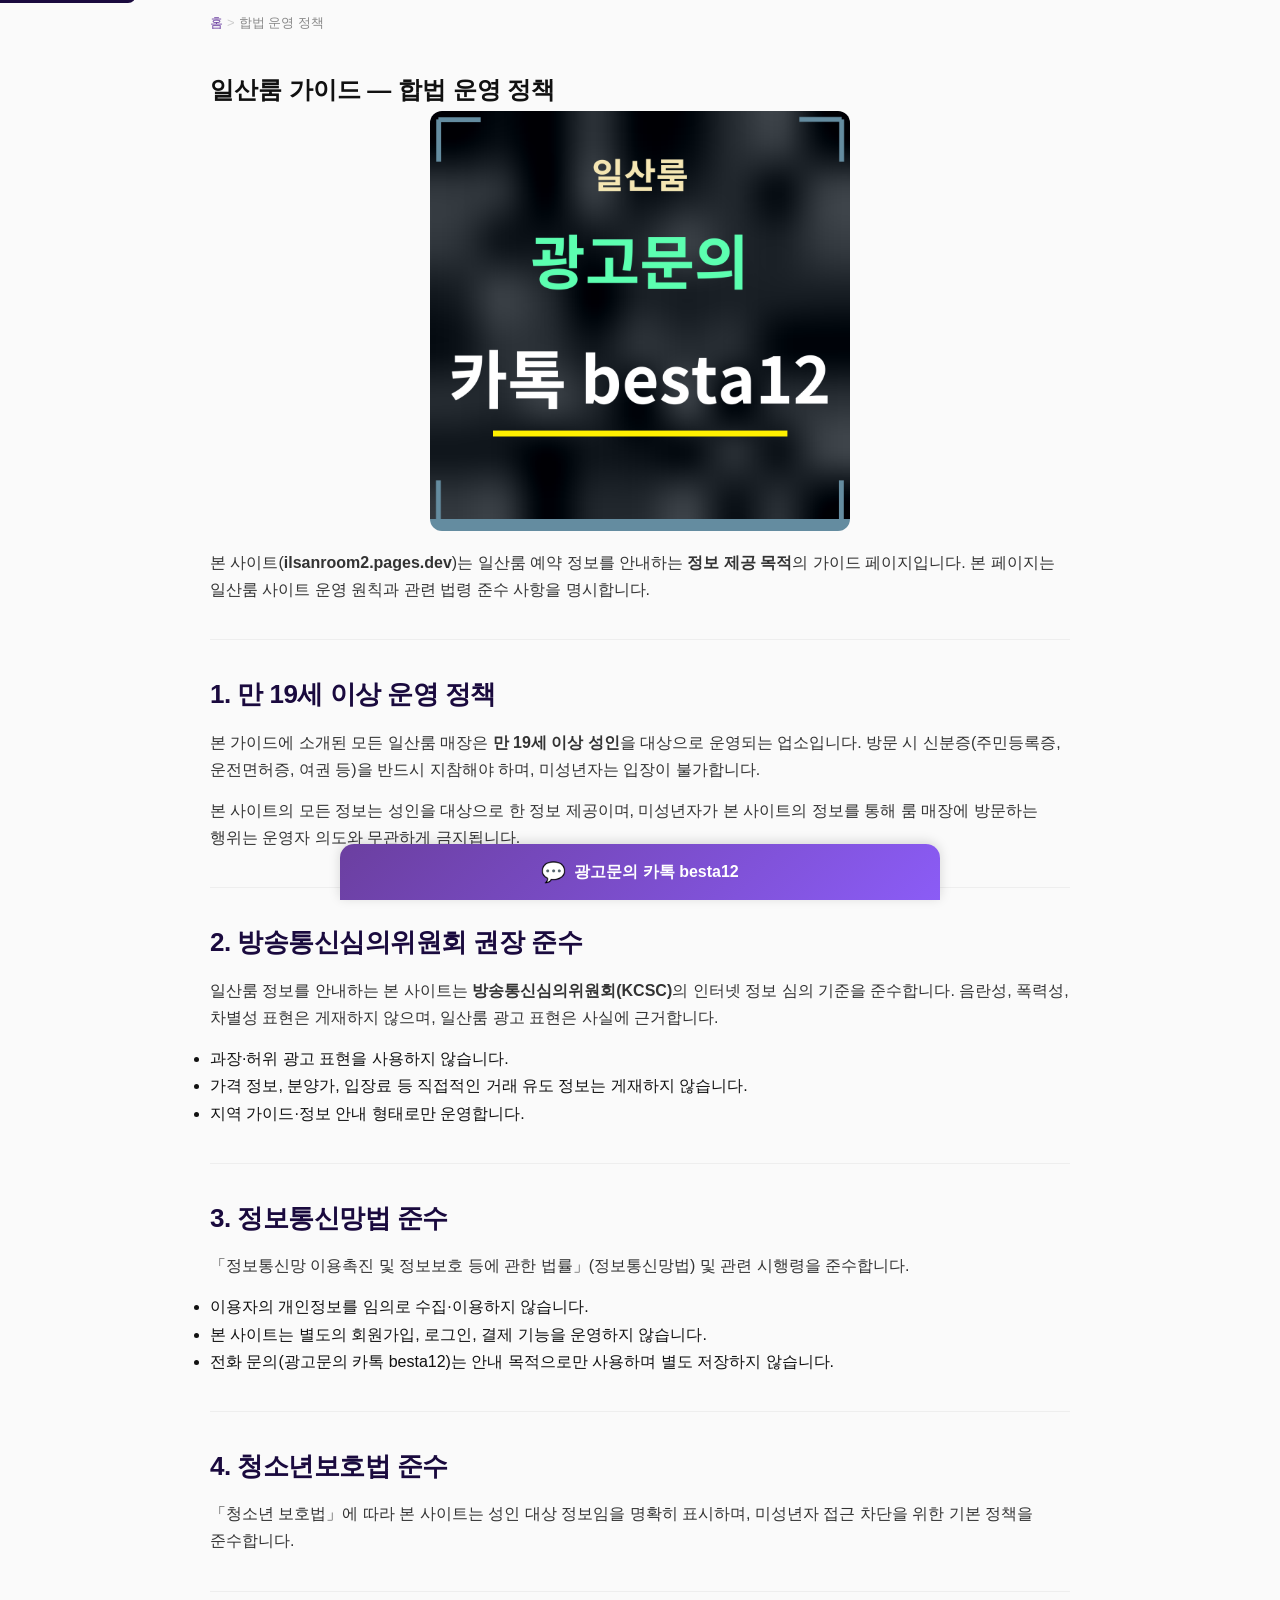
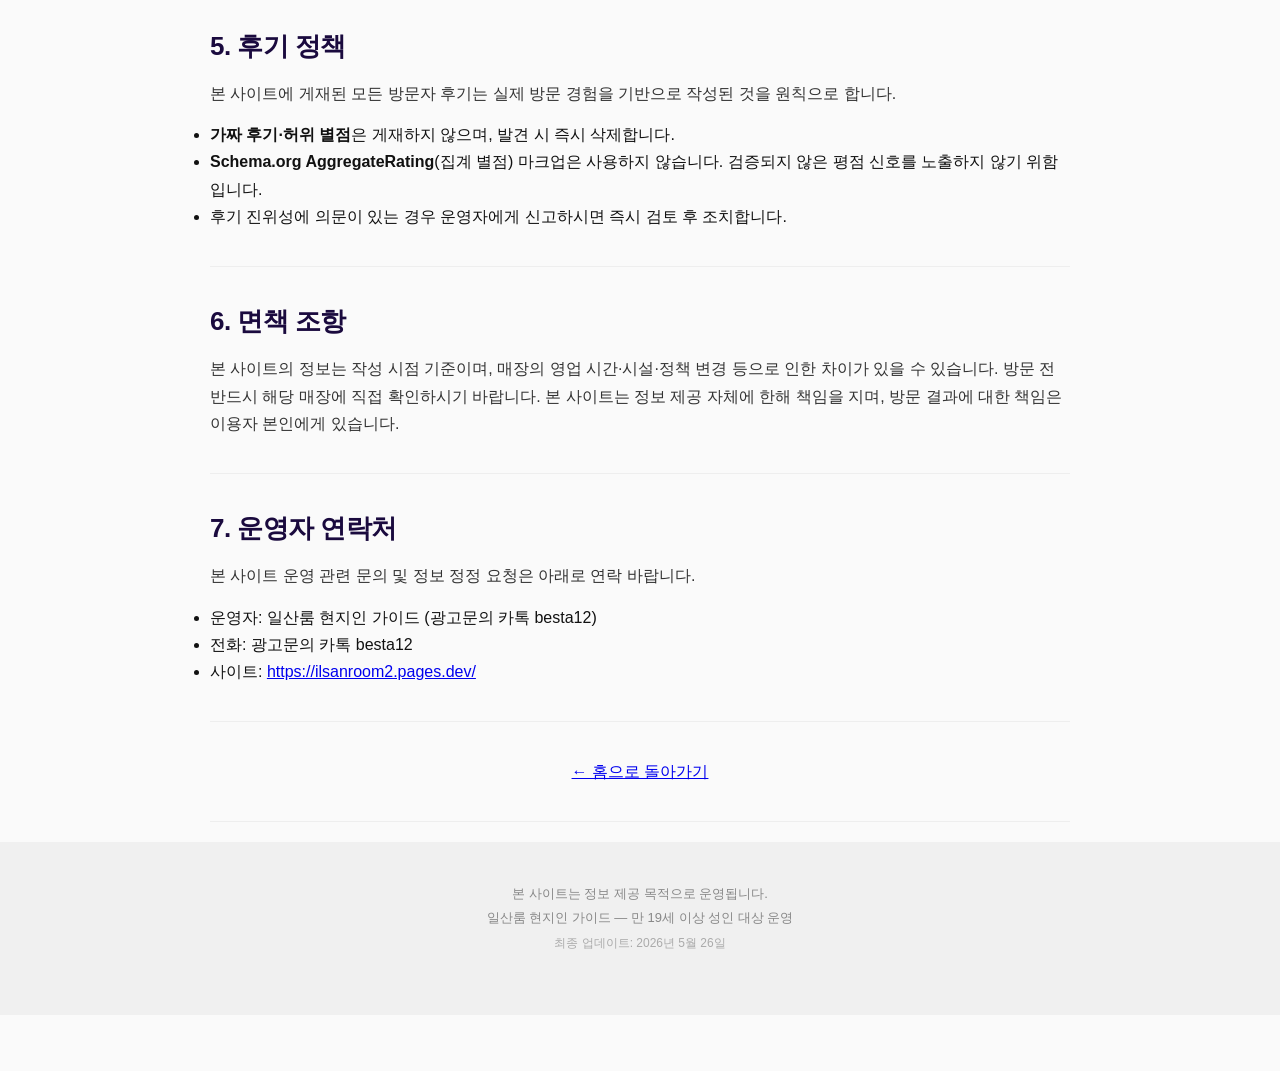
<file: legal/index.html>
<!DOCTYPE html>
<html lang="ko">
<head>
  <meta charset="UTF-8">
  <meta name="viewport" content="width=device-width, initial-scale=1.0">
  <title>일산룸 가이드 — 합법 운영 정책 (방심위·정보통신망법·19+)</title>
  <meta name="description" content="일산룸 현지인 가이드의 합법 운영 정책 안내. 방송통신심의위원회 권장, 정보통신망법, 청소년보호법, 만 19세 이상 성인 대상, 후기 진위성, 면책 조항 등 사이트 운영 원칙을 명시합니다.">
  <meta name="keywords" content="일산룸, 일산룸 가이드, 합법 운영, 19세 이상, 방심위, 정보통신망법, 청소년보호법">
  <meta name="robots" content="index, follow">
  <link rel="canonical" href="https://ilsanroom2.pages.dev/legal/">
  <meta property="og:type" content="article">
  <meta property="og:title" content="일산룸 가이드 — 합법 운영 정책">
  <meta property="og:description" content="일산룸 현지인 가이드 합법 운영 정책. 방심위, 정보통신망법, 19+ 운영 정책 안내.">
  <meta property="og:url" content="https://ilsanroom2.pages.dev/legal/">
  <meta property="og:image" content="https://ilsanroom2.pages.dev/card-legal-ef09003b.png">
<meta property="og:image:alt" content="일산룸 광고문의 카톡 besta12">
<meta property="og:image:type" content="image/png">
  <meta property="og:image:width" content="1200">
  <meta property="og:image:height" content="1200">
  <meta property="og:locale" content="ko_KR">
  <meta property="og:site_name" content="일산룸 현지인 가이드">
  <meta name="twitter:card" content="summary_large_image">
  <meta name="twitter:title" content="일산룸 가이드 — 합법 운영 정책">
  <meta name="twitter:description" content="일산룸 현지인 가이드 합법 운영 정책. 방심위, 정보통신망법, 19+ 운영 정책 안내.">
  <meta name="twitter:image" content="https://ilsanroom2.pages.dev/card-legal-ef09003b.png">
  <link rel="manifest" href="/site.webmanifest">
  <link rel="apple-touch-icon" sizes="192x192" href="/icon-192.png">
  <meta name="theme-color" content="#1a0a3e">
  <style>
    body{padding-bottom:56px}
    .skip-link{position:absolute;top:-44px;left:0;background:#1a0a3e;color:#fff;padding:8px 16px;z-index:10000;text-decoration:none;font-weight:700}
    .skip-link:focus{top:0}
  </style>
  <link rel="stylesheet" href="/style.css">

  <script type="application/ld+json">{"@context":"https://schema.org","@graph":[{"@type":"WebPage","@id":"https://ilsanroom2.pages.dev/legal/#webpage","name":"일산룸 가이드 — 합법 운영 정책","url":"https://ilsanroom2.pages.dev/legal/","inLanguage":"ko-KR","isPartOf":{"@id":"https://ilsanroom2.pages.dev/#website"},"image":"https://ilsanroom2.pages.dev/card-legal-ef09003b.png"},{"@type":"BreadcrumbList","itemListElement":[{"@type":"ListItem","position":1,"name":"홈","item":"https://ilsanroom2.pages.dev/"},{"@type":"ListItem","position":2,"name":"합법 운영 정책"}]}]}</script>
</head>
<body>

  <a class="skip-link" href="#main">본문 바로가기</a>

  <nav class="breadcrumb" aria-label="현재 위치">
    <ol>
      <li><a href="/">홈</a></li>
      <li aria-current="page">합법 운영 정책</li>
    </ol>
  </nav>

  <main class="content" id="main">

    <section class="section">
      <h1>일산룸 가이드 — 합법 운영 정책</h1>
<figure class="page-thumb" style="margin:0 auto 18px;max-width:420px"><img src="/card-legal-ef09003b.png" alt="일산룸 광고문의 카톡 besta12" width="1200" height="1200" decoding="async" style="display:block;width:100%;height:auto;border-radius:12px"></figure>
      <p>본 사이트(<strong>ilsanroom2.pages.dev</strong>)는 일산룸 예약 정보를 안내하는 <strong>정보 제공 목적</strong>의 가이드 페이지입니다. 본 페이지는 일산룸 사이트 운영 원칙과 관련 법령 준수 사항을 명시합니다.</p>
    </section>

    <section class="section">
      <h2>1. 만 19세 이상 운영 정책</h2>
      <p>본 가이드에 소개된 모든 일산룸 매장은 <strong>만 19세 이상 성인</strong>을 대상으로 운영되는 업소입니다. 방문 시 신분증(주민등록증, 운전면허증, 여권 등)을 반드시 지참해야 하며, 미성년자는 입장이 불가합니다.</p>
      <p>본 사이트의 모든 정보는 성인을 대상으로 한 정보 제공이며, 미성년자가 본 사이트의 정보를 통해 룸 매장에 방문하는 행위는 운영자 의도와 무관하게 금지됩니다.</p>
    </section>

    <section class="section">
      <h2>2. 방송통신심의위원회 권장 준수</h2>
      <p>일산룸 정보를 안내하는 본 사이트는 <strong>방송통신심의위원회(KCSC)</strong>의 인터넷 정보 심의 기준을 준수합니다. 음란성, 폭력성, 차별성 표현은 게재하지 않으며, 일산룸 광고 표현은 사실에 근거합니다.</p>
      <ul>
        <li>과장·허위 광고 표현을 사용하지 않습니다.</li>
        <li>가격 정보, 분양가, 입장료 등 직접적인 거래 유도 정보는 게재하지 않습니다.</li>
        <li>지역 가이드·정보 안내 형태로만 운영합니다.</li>
      </ul>
    </section>

    <section class="section">
      <h2>3. 정보통신망법 준수</h2>
      <p>「정보통신망 이용촉진 및 정보보호 등에 관한 법률」(정보통신망법) 및 관련 시행령을 준수합니다.</p>
      <ul>
        <li>이용자의 개인정보를 임의로 수집·이용하지 않습니다.</li>
        <li>본 사이트는 별도의 회원가입, 로그인, 결제 기능을 운영하지 않습니다.</li>
        <li>전화 문의(광고문의 카톡 besta12)는 안내 목적으로만 사용하며 별도 저장하지 않습니다.</li>
      </ul>
    </section>

    <section class="section">
      <h2>4. 청소년보호법 준수</h2>
      <p>「청소년 보호법」에 따라 본 사이트는 성인 대상 정보임을 명확히 표시하며, 미성년자 접근 차단을 위한 기본 정책을 준수합니다.</p>
    </section>

    <section class="section">
      <h2>5. 후기 정책</h2>
      <p>본 사이트에 게재된 모든 방문자 후기는 실제 방문 경험을 기반으로 작성된 것을 원칙으로 합니다.</p>
      <ul>
        <li><strong>가짜 후기·허위 별점</strong>은 게재하지 않으며, 발견 시 즉시 삭제합니다.</li>
        <li><strong>Schema.org AggregateRating</strong>(집계 별점) 마크업은 사용하지 않습니다. 검증되지 않은 평점 신호를 노출하지 않기 위함입니다.</li>
        <li>후기 진위성에 의문이 있는 경우 운영자에게 신고하시면 즉시 검토 후 조치합니다.</li>
      </ul>
    </section>

    <section class="section">
      <h2>6. 면책 조항</h2>
      <p>본 사이트의 정보는 작성 시점 기준이며, 매장의 영업 시간·시설·정책 변경 등으로 인한 차이가 있을 수 있습니다. 방문 전 반드시 해당 매장에 직접 확인하시기 바랍니다. 본 사이트는 정보 제공 자체에 한해 책임을 지며, 방문 결과에 대한 책임은 이용자 본인에게 있습니다.</p>
    </section>

    <section class="section">
      <h2>7. 운영자 연락처</h2>
      <p>본 사이트 운영 관련 문의 및 정보 정정 요청은 아래로 연락 바랍니다.</p>
      <ul>
        <li>운영자: 일산룸 현지인 가이드 (광고문의 카톡 besta12)</li>
        <li>전화: 광고문의 카톡 besta12</li>
        <li>사이트: <a href="https://ilsanroom2.pages.dev/">https://ilsanroom2.pages.dev/</a></li>
      </ul>
    </section>

    <section class="section">
      <p style="text-align:center"><a href="/">← 홈으로 돌아가기</a></p>
    </section>

  </main>

  <footer class="footer">
    <p>본 사이트는 정보 제공 목적으로 운영됩니다.</p>
    <p>일산룸 현지인 가이드 &mdash; 만 19세 이상 성인 대상 운영</p>
    <p class="footer-update">최종 업데이트: 2026년 5월 26일</p>
  </footer>

  <div class="fixed-bottom-bar">
    <span class="bottom-bar-link">
      <span class="bottom-bar-icon">&#128172;</span>
      <span>광고문의 카톡 besta12</span>
    </span>
  </div>

</body>
</html>
</file>
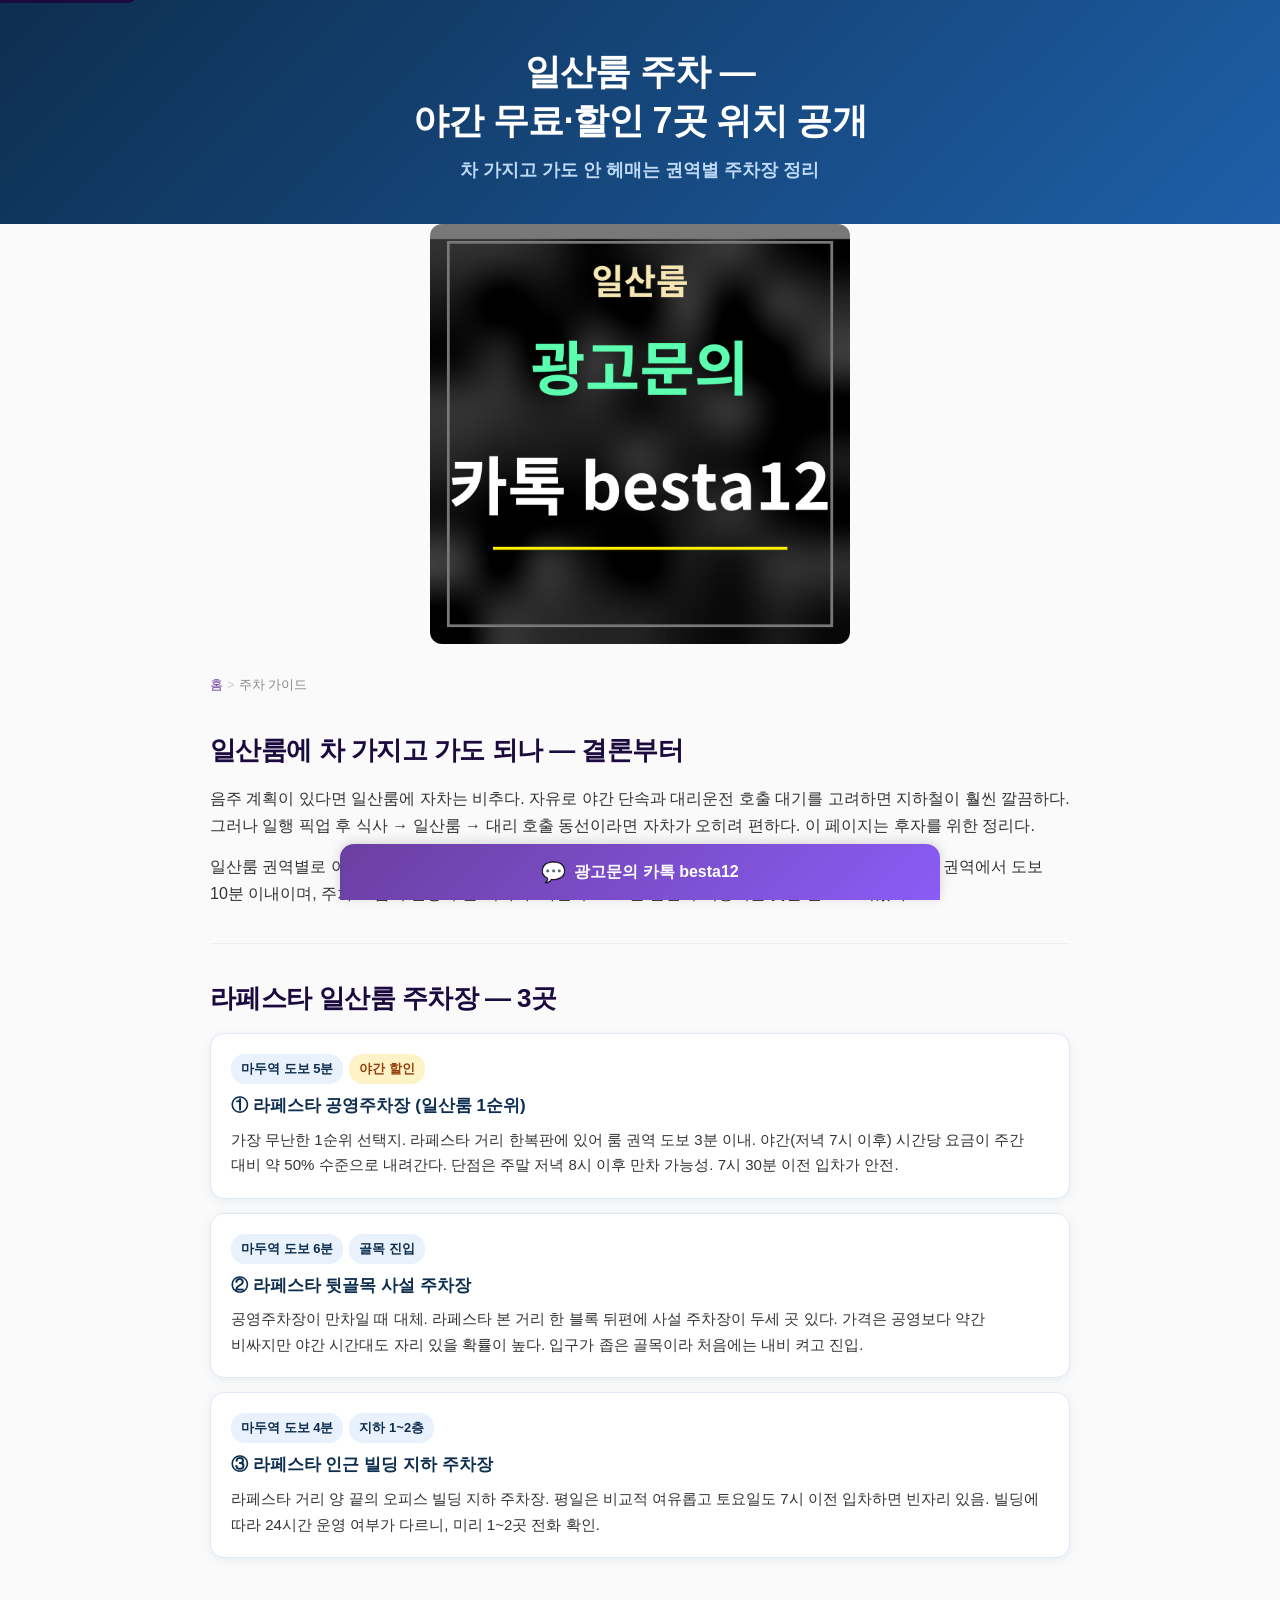
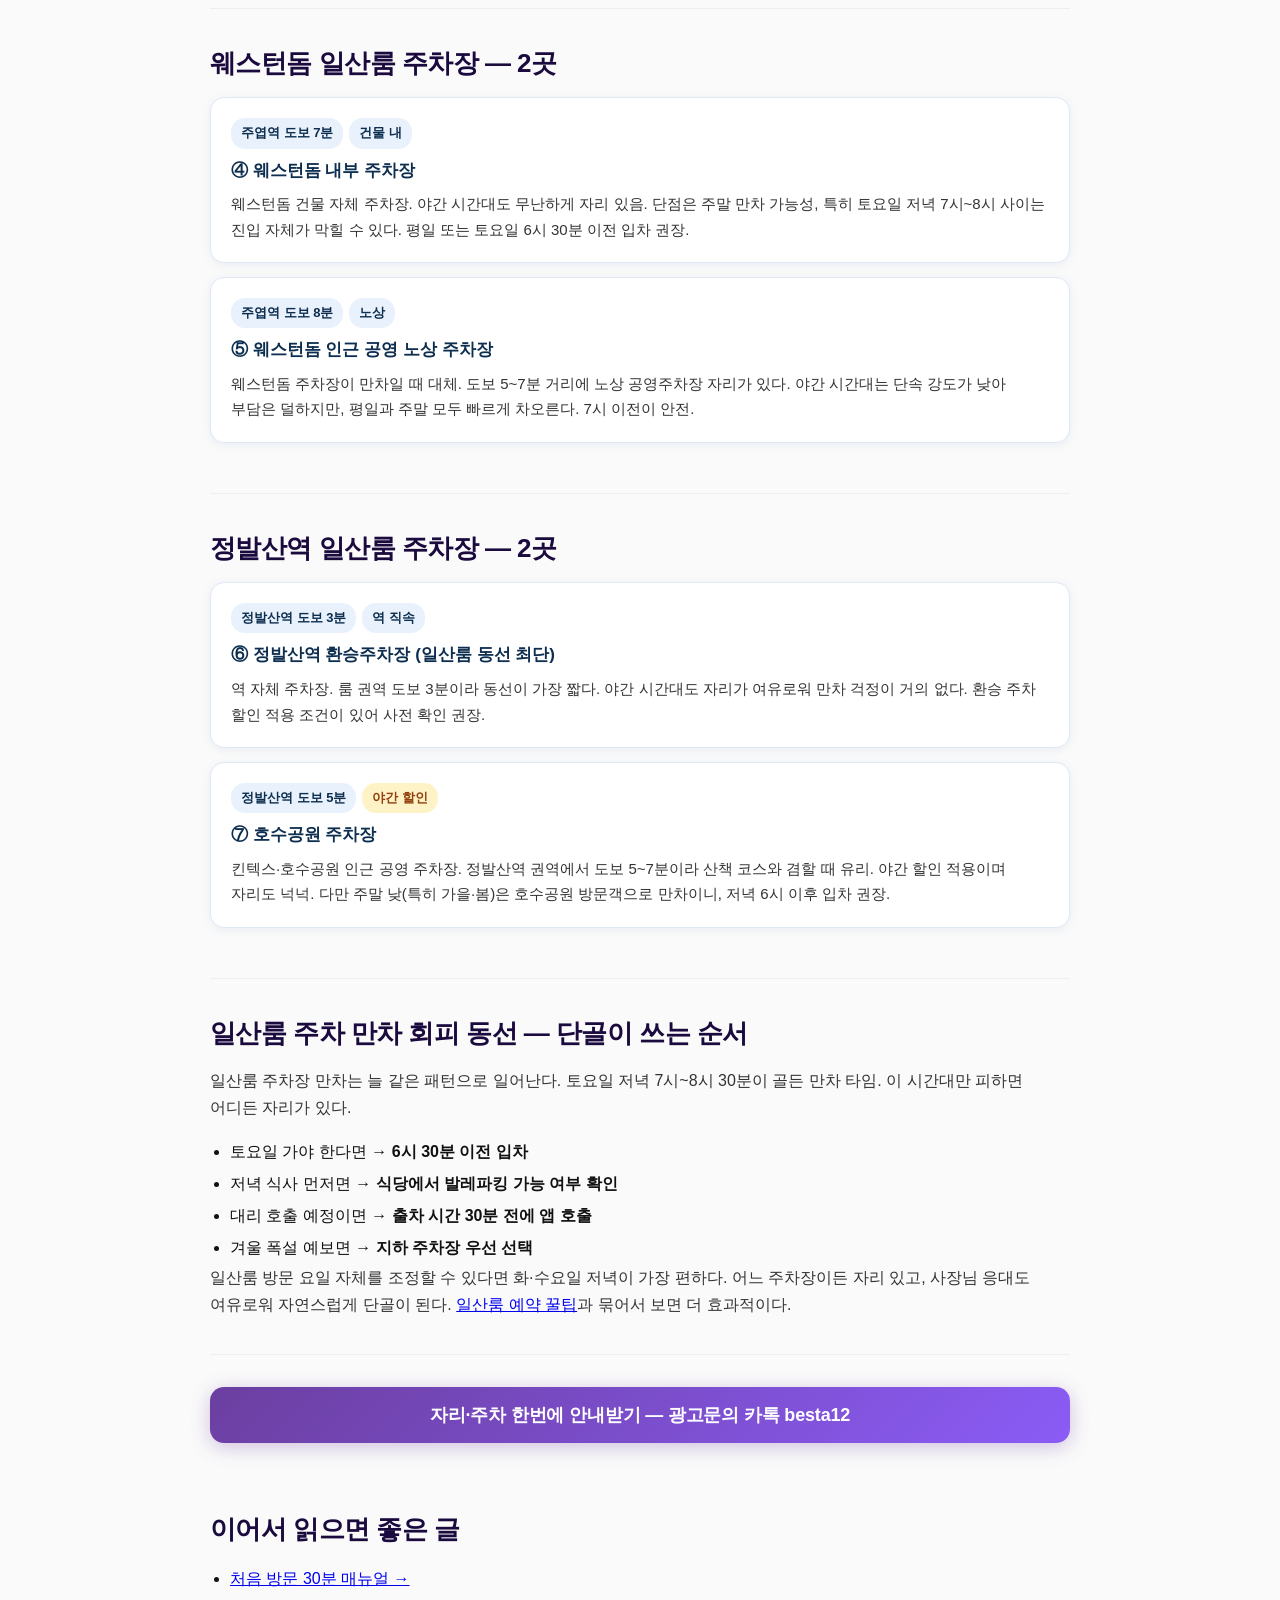
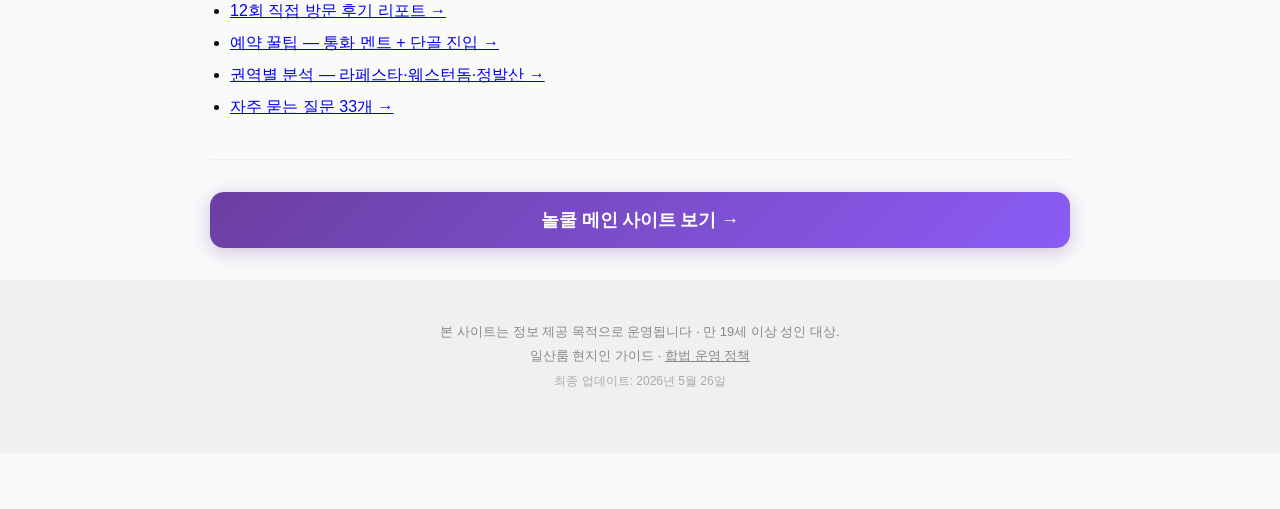
<file: parking/index.html>
<!DOCTYPE html>
<html lang="ko">
<head>
  <meta charset="UTF-8">
  <meta name="viewport" content="width=device-width, initial-scale=1.0, viewport-fit=cover">
  <title>일산룸 주차 — 야간 무료·할인 7곳 위치 공개</title>
  <meta name="description" content="일산룸 주차 고민 없이 끝내는 7곳 정리. 라페스타·웨스턴돔·정발산역 권역별 주차장, 야간 할인 시간대, 만차 회피 동선까지 — 차 가지고 가도 안 헤맵니다.">
  <meta name="keywords" content="일산룸 주차, 라페스타 주차, 웨스턴돔 주차, 정발산역 주차, 일산 야간 주차, 일산 공영주차장, 마두역 주차">
  <meta name="robots" content="index, follow, max-image-preview:large, max-snippet:-1">
  <link rel="canonical" href="https://ilsanroom2.pages.dev/parking/">
  <meta name="author" content="일산 15년 현지인">
  <meta name="geo.region" content="KR-41">
  <meta name="geo.placename" content="고양시 일산">
  <meta property="og:type" content="article">
  <meta property="og:title" content="일산룸 주차 — 야간 무료·할인 7곳 위치 공개">
  <meta property="og:description" content="라페스타·웨스턴돔·정발산역 권역별 주차장 7곳 + 야간 할인 시간대 정리.">
  <meta property="og:url" content="https://ilsanroom2.pages.dev/parking/">
  <meta property="og:image" content="https://ilsanroom2.pages.dev/card-parking-eb2da52b.png">
<meta property="og:image:alt" content="일산룸 광고문의 카톡 besta12">
<meta property="og:image:type" content="image/png">
  <meta property="og:image:width" content="1200">
  <meta property="og:image:height" content="1200">
  <meta property="og:locale" content="ko_KR">
  <meta property="og:site_name" content="일산룸 현지인 가이드">
  <meta property="article:section" content="주차 가이드">
  <meta name="twitter:card" content="summary_large_image">
  <meta name="twitter:title" content="일산룸 주차 — 야간 무료·할인 7곳 위치 공개">
  <meta name="twitter:description" content="권역별 주차장 + 야간 할인 + 만차 회피 동선 완벽 정리.">
  <meta name="twitter:image" content="https://ilsanroom2.pages.dev/card-parking-eb2da52b.png">
  <link rel="manifest" href="/site.webmanifest">
  <link rel="apple-touch-icon" sizes="192x192" href="/icon-192.png">
  <link rel="icon" type="image/png" sizes="192x192" href="/icon-192.png">
  <meta name="theme-color" content="#1a0a3e">
  <style>
    *,*::before,*::after{margin:0;padding:0;box-sizing:border-box}
    html{font-size:16px;-webkit-text-size-adjust:100%;scroll-behavior:smooth}
    body{font-family:-apple-system,BlinkMacSystemFont,"Segoe UI",Roboto,"Noto Sans KR",sans-serif;font-size:1rem;line-height:1.7;color:#111;background:#fafafa;padding-bottom:56px}
    .skip-link{position:absolute;top:-44px;left:0;background:#1a0a3e;color:#fff;padding:8px 16px;z-index:10000;text-decoration:none}
    .skip-link:focus{top:0}
    .hero-page{background:linear-gradient(135deg,#0d2e4f 0%,#1e5fa8 100%);color:#fff;padding:48px 20px 40px;text-align:center}
    .hero-page h1{font-size:1.625rem;font-weight:900;line-height:1.35;letter-spacing:-0.02em;word-break:keep-all;margin-bottom:12px}
    .hero-page p{font-size:1rem;color:#bdd9f5;font-weight:700;line-height:1.5;word-break:keep-all}
    .lot-card{background:#fff;border:1px solid #e0e8f5;border-radius:14px;padding:20px;margin-bottom:14px;box-shadow:0 2px 10px rgba(30,95,168,0.08)}
    .lot-card h3{font-size:1.0625rem;color:#0d2e4f;margin-bottom:8px;line-height:1.45}
    .lot-card .lot-meta{display:flex;flex-wrap:wrap;gap:6px;margin-bottom:10px;font-size:0.8125rem}
    .lot-meta span{background:#e8f1fc;color:#0d2e4f;padding:4px 10px;border-radius:14px;font-weight:700}
    .lot-meta .free{background:#d1fae5;color:#065f46}
    .lot-meta .discount{background:#fef3c7;color:#92400e}
    .lot-card p{font-size:0.9375rem;line-height:1.7;color:#333;word-break:keep-all;margin-bottom:8px}
    @media (min-width:768px){.hero-page h1{font-size:2.25rem}.hero-page p{font-size:1.125rem}}
  </style>
  <link rel="stylesheet" href="/style.css" media="all">
  <script type="application/ld+json">{"@context":"https://schema.org","@graph":[{"@type":"WebPage","@id":"https://ilsanroom2.pages.dev/parking/#webpage","name":"일산룸 주차 — 야간 무료·할인 7곳 위치 공개","url":"https://ilsanroom2.pages.dev/parking/","inLanguage":"ko-KR","isPartOf":{"@id":"https://ilsanroom2.pages.dev/#website"},"image":"https://ilsanroom2.pages.dev/card-parking-eb2da52b.png"},{"@type":"Article","@id":"https://ilsanroom2.pages.dev/parking/#article","headline":"일산룸 주차 — 야간 무료·할인 7곳 위치 공개","author":{"@type":"Person","name":"일산 15년 현지인"},"datePublished":"2026-04-10","dateModified":"2026-05-26","inLanguage":"ko-KR","image":"https://ilsanroom2.pages.dev/card-parking-eb2da52b.png"},{"@type":"BreadcrumbList","itemListElement":[{"@type":"ListItem","position":1,"name":"홈","item":"https://ilsanroom2.pages.dev/"},{"@type":"ListItem","position":2,"name":"주차 가이드","item":"https://ilsanroom2.pages.dev/parking/"}]}]}</script>
</head>
<body>
  <a class="skip-link" href="#main">본문 바로가기</a>

  <header class="hero-page">
    <h1>일산룸 주차 —<br>야간 무료·할인 7곳 위치 공개</h1>
    <p>차 가지고 가도 안 헤매는 권역별 주차장 정리</p>
  </header>
<figure class="page-thumb" style="margin:0 auto 18px;max-width:420px"><img src="/card-parking-eb2da52b.png" alt="일산룸 광고문의 카톡 besta12" width="1200" height="1200" decoding="async" style="display:block;width:100%;height:auto;border-radius:12px"></figure>

  <nav class="breadcrumb" aria-label="현재 위치">
    <ol>
      <li><a href="/">홈</a></li>
      <li aria-current="page">주차 가이드</li>
    </ol>
  </nav>

  <main class="content" id="main">

    <section class="section">
      <h2>일산룸에 차 가지고 가도 되나 — 결론부터</h2>
      <p>음주 계획이 있다면 일산룸에 자차는 비추다. 자유로 야간 단속과 대리운전 호출 대기를 고려하면 지하철이 훨씬 깔끔하다. 그러나 일행 픽업 후 식사 → 일산룸 → 대리 호출 동선이라면 자차가 오히려 편하다. 이 페이지는 후자를 위한 정리다.</p>
      <p>일산룸 권역별로 야간(저녁 7시~다음날 새벽)에 부담 없이 주차할 수 있는 곳을 7개 추렸다. 모두 일산룸 권역에서 도보 10분 이내이며, 주차 요금이 일정 수준 이하다. 야간 무료 또는 할인이 적용되는 곳은 별도 표시했다.</p>
    </section>

    <section class="section">
      <h2>라페스타 일산룸 주차장 — 3곳</h2>

      <div class="lot-card">
        <div class="lot-meta"><span>마두역 도보 5분</span><span class="discount">야간 할인</span></div>
        <h3>① 라페스타 공영주차장 (일산룸 1순위)</h3>
        <p>가장 무난한 1순위 선택지. 라페스타 거리 한복판에 있어 룸 권역 도보 3분 이내. 야간(저녁 7시 이후) 시간당 요금이 주간 대비 약 50% 수준으로 내려간다. 단점은 주말 저녁 8시 이후 만차 가능성. 7시 30분 이전 입차가 안전.</p>
      </div>

      <div class="lot-card">
        <div class="lot-meta"><span>마두역 도보 6분</span><span>골목 진입</span></div>
        <h3>② 라페스타 뒷골목 사설 주차장</h3>
        <p>공영주차장이 만차일 때 대체. 라페스타 본 거리 한 블록 뒤편에 사설 주차장이 두세 곳 있다. 가격은 공영보다 약간 비싸지만 야간 시간대도 자리 있을 확률이 높다. 입구가 좁은 골목이라 처음에는 내비 켜고 진입.</p>
      </div>

      <div class="lot-card">
        <div class="lot-meta"><span>마두역 도보 4분</span><span>지하 1~2층</span></div>
        <h3>③ 라페스타 인근 빌딩 지하 주차장</h3>
        <p>라페스타 거리 양 끝의 오피스 빌딩 지하 주차장. 평일은 비교적 여유롭고 토요일도 7시 이전 입차하면 빈자리 있음. 빌딩에 따라 24시간 운영 여부가 다르니, 미리 1~2곳 전화 확인.</p>
      </div>
    </section>

    <section class="section">
      <h2>웨스턴돔 일산룸 주차장 — 2곳</h2>

      <div class="lot-card">
        <div class="lot-meta"><span>주엽역 도보 7분</span><span>건물 내</span></div>
        <h3>④ 웨스턴돔 내부 주차장</h3>
        <p>웨스턴돔 건물 자체 주차장. 야간 시간대도 무난하게 자리 있음. 단점은 주말 만차 가능성, 특히 토요일 저녁 7시~8시 사이는 진입 자체가 막힐 수 있다. 평일 또는 토요일 6시 30분 이전 입차 권장.</p>
      </div>

      <div class="lot-card">
        <div class="lot-meta"><span>주엽역 도보 8분</span><span>노상</span></div>
        <h3>⑤ 웨스턴돔 인근 공영 노상 주차장</h3>
        <p>웨스턴돔 주차장이 만차일 때 대체. 도보 5~7분 거리에 노상 공영주차장 자리가 있다. 야간 시간대는 단속 강도가 낮아 부담은 덜하지만, 평일과 주말 모두 빠르게 차오른다. 7시 이전이 안전.</p>
      </div>
    </section>

    <section class="section">
      <h2>정발산역 일산룸 주차장 — 2곳</h2>

      <div class="lot-card">
        <div class="lot-meta"><span>정발산역 도보 3분</span><span>역 직속</span></div>
        <h3>⑥ 정발산역 환승주차장 (일산룸 동선 최단)</h3>
        <p>역 자체 주차장. 룸 권역 도보 3분이라 동선이 가장 짧다. 야간 시간대도 자리가 여유로워 만차 걱정이 거의 없다. 환승 주차 할인 적용 조건이 있어 사전 확인 권장.</p>
      </div>

      <div class="lot-card">
        <div class="lot-meta"><span>정발산역 도보 5분</span><span class="discount">야간 할인</span></div>
        <h3>⑦ 호수공원 주차장</h3>
        <p>킨텍스·호수공원 인근 공영 주차장. 정발산역 권역에서 도보 5~7분이라 산책 코스와 겸할 때 유리. 야간 할인 적용이며 자리도 넉넉. 다만 주말 낮(특히 가을·봄)은 호수공원 방문객으로 만차이니, 저녁 6시 이후 입차 권장.</p>
      </div>
    </section>

    <section class="section">
      <h2>일산룸 주차 만차 회피 동선 — 단골이 쓰는 순서</h2>
      <p>일산룸 주차장 만차는 늘 같은 패턴으로 일어난다. 토요일 저녁 7시~8시 30분이 골든 만차 타임. 이 시간대만 피하면 어디든 자리가 있다.</p>
      <ul style="padding-left:20px;line-height:2">
        <li>토요일 가야 한다면 → <strong>6시 30분 이전 입차</strong></li>
        <li>저녁 식사 먼저면 → <strong>식당에서 발레파킹 가능 여부 확인</strong></li>
        <li>대리 호출 예정이면 → <strong>출차 시간 30분 전에 앱 호출</strong></li>
        <li>겨울 폭설 예보면 → <strong>지하 주차장 우선 선택</strong></li>
      </ul>
      <p>일산룸 방문 요일 자체를 조정할 수 있다면 화·수요일 저녁이 가장 편하다. 어느 주차장이든 자리 있고, 사장님 응대도 여유로워 자연스럽게 단골이 된다. <a href="/reservation/">일산룸 예약 꿀팁</a>과 묶어서 보면 더 효과적이다.</p>
    </section>

    <span class="cta-button">자리·주차 한번에 안내받기 — 광고문의 카톡 besta12</span>

    <section class="section">
      <h2>이어서 읽으면 좋은 글</h2>
      <ul style="padding-left:20px;line-height:2">
        <li><a href="/guide/">처음 방문 30분 매뉴얼 →</a></li>
        <li><a href="/review/">12회 직접 방문 후기 리포트 →</a></li>
        <li><a href="/reservation/">예약 꿀팁 — 통화 멘트 + 단골 진입 →</a></li>
        <li><a href="/area/">권역별 분석 — 라페스타·웨스턴돔·정발산 →</a></li>
        <li><a href="/faq/">자주 묻는 질문 33개 →</a></li>
      </ul>
    </section>

    <a href="https://ilsanroom.pages.dev/" class="cta-button" target="_blank" rel="noopener noreferrer">
      놀쿨 메인 사이트 보기 →
    </a>

  </main>

  <footer class="footer">
    <p>본 사이트는 정보 제공 목적으로 운영됩니다 · 만 19세 이상 성인 대상.</p>
    <p>일산룸 현지인 가이드 · <a href="/legal/" style="color:#888">합법 운영 정책</a></p>
    <p class="footer-update">최종 업데이트: 2026년 5월 26일</p>
  </footer>

  <div class="fixed-bottom-bar">
    <span class="bottom-bar-link">
      <span class="bottom-bar-icon">&#128172;</span>
      <span>광고문의 카톡 besta12</span>
    </span>
  </div>
</body>
</html>
</file>
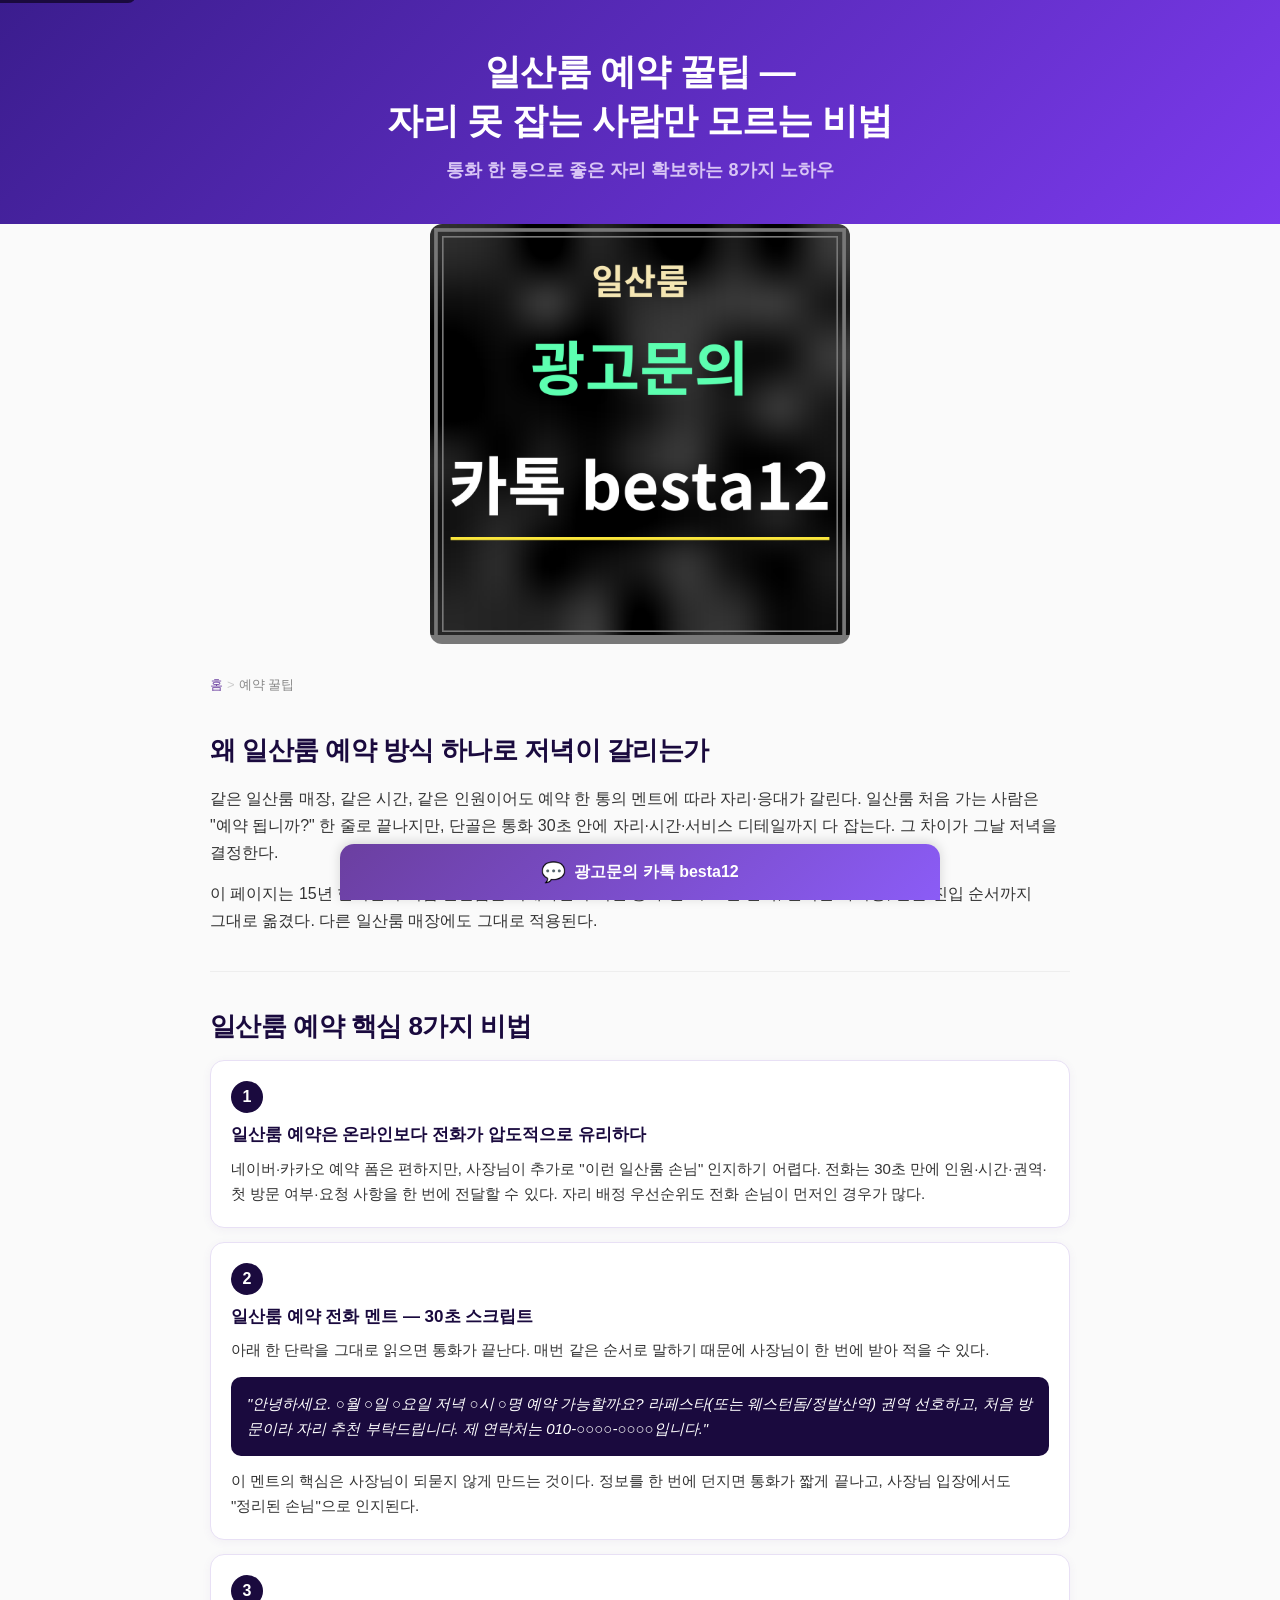
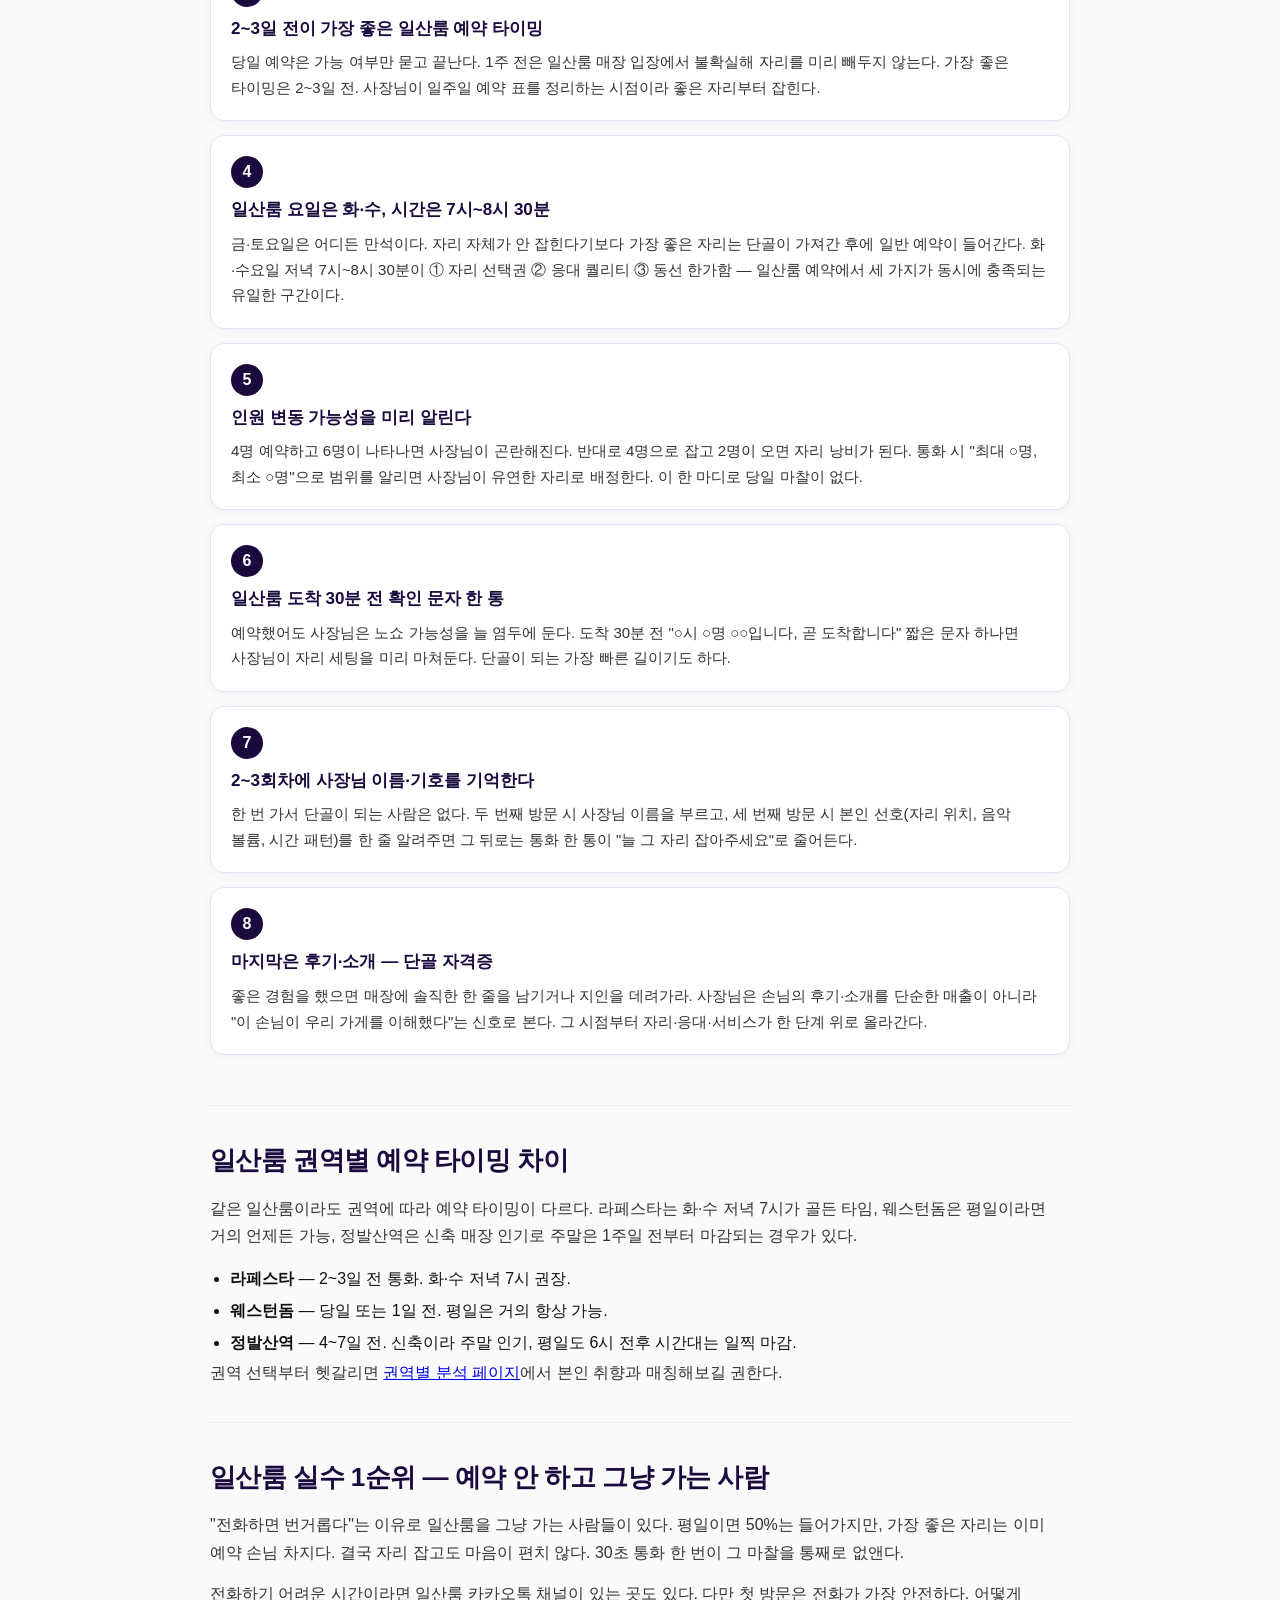
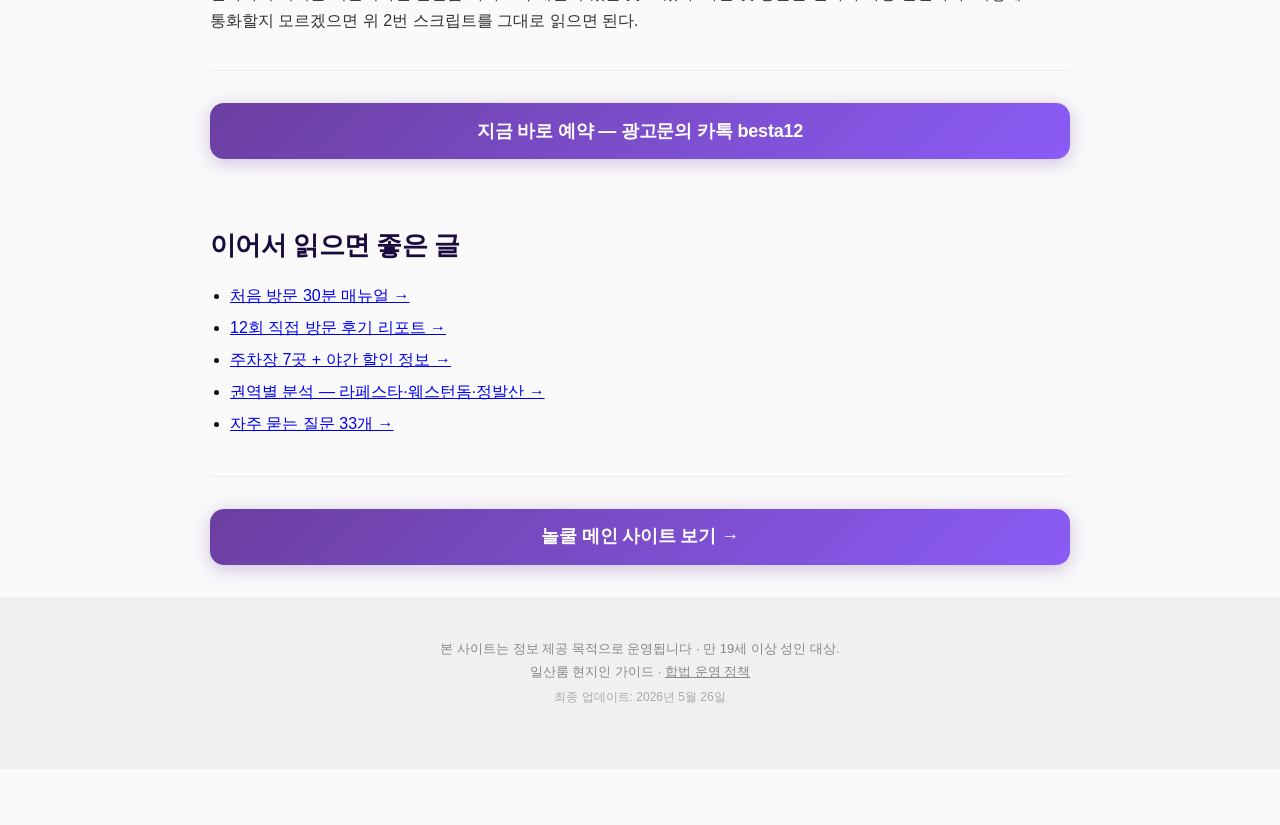
<file: reservation/index.html>
<!DOCTYPE html>
<html lang="ko">
<head>
  <meta charset="UTF-8">
  <meta name="viewport" content="width=device-width, initial-scale=1.0, viewport-fit=cover">
  <title>일산룸 예약 꿀팁 — 자리 못 잡는 사람만 모르는 비법</title>
  <meta name="description" content="일산룸 예약, 자리 못 잡는 사람만 모르는 비법 8가지. 통화 멘트, 요일 선택, 권역별 타이밍, 단골 되는 법까지 — 현지인 노하우를 그대로 옮겼습니다.">
  <meta name="keywords" content="일산룸 예약, 일산룸 통화, 일산룸 자리, 일산룸 단골, 라페스타 예약, 웨스턴돔 예약, 정발산역 예약">
  <meta name="robots" content="index, follow, max-image-preview:large, max-snippet:-1">
  <link rel="canonical" href="https://ilsanroom2.pages.dev/reservation/">
  <meta name="author" content="일산 15년 현지인">
  <meta name="geo.region" content="KR-41">
  <meta name="geo.placename" content="고양시 일산">
  <meta property="og:type" content="article">
  <meta property="og:title" content="일산룸 예약 꿀팁 — 자리 못 잡는 사람만 모르는 비법">
  <meta property="og:description" content="통화 멘트·요일 선택·단골 진입 — 자리 못 잡는 사람만 모르는 8가지 비법.">
  <meta property="og:url" content="https://ilsanroom2.pages.dev/reservation/">
  <meta property="og:image" content="https://ilsanroom2.pages.dev/card-reservation-50d54711.png">
<meta property="og:image:alt" content="일산룸 광고문의 카톡 besta12">
<meta property="og:image:type" content="image/png">
  <meta property="og:image:width" content="1200">
  <meta property="og:image:height" content="1200">
  <meta property="og:locale" content="ko_KR">
  <meta property="og:site_name" content="일산룸 현지인 가이드">
  <meta property="article:section" content="예약 가이드">
  <meta name="twitter:card" content="summary_large_image">
  <meta name="twitter:title" content="일산룸 예약 꿀팁 — 자리 못 잡는 사람만 모르는 비법">
  <meta name="twitter:description" content="통화 멘트부터 단골 진입까지 8가지 현지인 노하우.">
  <meta name="twitter:image" content="https://ilsanroom2.pages.dev/card-reservation-50d54711.png">
  <link rel="manifest" href="/site.webmanifest">
  <link rel="apple-touch-icon" sizes="192x192" href="/icon-192.png">
  <link rel="icon" type="image/png" sizes="192x192" href="/icon-192.png">
  <meta name="theme-color" content="#1a0a3e">
  <style>
    *,*::before,*::after{margin:0;padding:0;box-sizing:border-box}
    html{font-size:16px;-webkit-text-size-adjust:100%;scroll-behavior:smooth}
    body{font-family:-apple-system,BlinkMacSystemFont,"Segoe UI",Roboto,"Noto Sans KR",sans-serif;font-size:1rem;line-height:1.7;color:#111;background:#fafafa;padding-bottom:56px}
    .skip-link{position:absolute;top:-44px;left:0;background:#1a0a3e;color:#fff;padding:8px 16px;z-index:10000;text-decoration:none}
    .skip-link:focus{top:0}
    .hero-page{background:linear-gradient(135deg,#3b1d8e 0%,#7c3aed 100%);color:#fff;padding:48px 20px 40px;text-align:center}
    .hero-page h1{font-size:1.625rem;font-weight:900;line-height:1.35;letter-spacing:-0.02em;word-break:keep-all;margin-bottom:12px}
    .hero-page p{font-size:1rem;color:#d8c5f5;font-weight:700;line-height:1.5;word-break:keep-all}
    .tip-card{background:#fff;border:1px solid #e8e0f5;border-radius:14px;padding:20px;margin-bottom:14px;box-shadow:0 2px 10px rgba(107,63,160,0.06);position:relative}
    .tip-num{display:inline-block;background:#1a0a3e;color:#fff;width:32px;height:32px;border-radius:50%;text-align:center;line-height:32px;font-weight:900;margin-bottom:10px}
    .tip-card h3{font-size:1.0625rem;color:#1a0a3e;margin-bottom:8px;line-height:1.45}
    .tip-card p{font-size:0.9375rem;line-height:1.7;color:#333;word-break:keep-all}
    .script-box{background:#1a0a3e;color:#fff;border-radius:10px;padding:14px 16px;margin:12px 0;font-size:0.9375rem;line-height:1.7;font-style:italic}
    @media (min-width:768px){.hero-page h1{font-size:2.25rem}.hero-page p{font-size:1.125rem}}
  </style>
  <link rel="stylesheet" href="/style.css" media="all">
  <script type="application/ld+json">{"@context":"https://schema.org","@graph":[{"@type":"WebPage","@id":"https://ilsanroom2.pages.dev/reservation/#webpage","name":"일산룸 예약 꿀팁 — 자리 못 잡는 사람만 모르는 비법","url":"https://ilsanroom2.pages.dev/reservation/","inLanguage":"ko-KR","isPartOf":{"@id":"https://ilsanroom2.pages.dev/#website"},"image":"https://ilsanroom2.pages.dev/card-reservation-50d54711.png"},{"@type":"Article","@id":"https://ilsanroom2.pages.dev/reservation/#article","headline":"일산룸 예약 꿀팁 — 자리 못 잡는 사람만 모르는 비법","author":{"@type":"Person","name":"일산 15년 현지인"},"datePublished":"2026-04-10","dateModified":"2026-05-26","inLanguage":"ko-KR","image":"https://ilsanroom2.pages.dev/card-reservation-50d54711.png"},{"@type":"BreadcrumbList","itemListElement":[{"@type":"ListItem","position":1,"name":"홈","item":"https://ilsanroom2.pages.dev/"},{"@type":"ListItem","position":2,"name":"예약 꿀팁","item":"https://ilsanroom2.pages.dev/reservation/"}]}]}</script>
</head>
<body>
  <a class="skip-link" href="#main">본문 바로가기</a>

  <header class="hero-page">
    <h1>일산룸 예약 꿀팁 —<br>자리 못 잡는 사람만 모르는 비법</h1>
    <p>통화 한 통으로 좋은 자리 확보하는 8가지 노하우</p>
  </header>
<figure class="page-thumb" style="margin:0 auto 18px;max-width:420px"><img src="/card-reservation-50d54711.png" alt="일산룸 광고문의 카톡 besta12" width="1200" height="1200" decoding="async" style="display:block;width:100%;height:auto;border-radius:12px"></figure>

  <nav class="breadcrumb" aria-label="현재 위치">
    <ol>
      <li><a href="/">홈</a></li>
      <li aria-current="page">예약 꿀팁</li>
    </ol>
  </nav>

  <main class="content" id="main">

    <section class="section">
      <h2>왜 일산룸 예약 방식 하나로 저녁이 갈리는가</h2>
      <p>같은 일산룸 매장, 같은 시간, 같은 인원이어도 예약 한 통의 멘트에 따라 자리·응대가 갈린다. 일산룸 처음 가는 사람은 "예약 됩니까?" 한 줄로 끝나지만, 단골은 통화 30초 안에 자리·시간·서비스 디테일까지 다 잡는다. 그 차이가 그날 저녁을 결정한다.</p>
      <p>이 페이지는 15년 현지인이 직접 일산룸을 거래하면서 익힌 통화 멘트, 요일 선택, 권역별 타이밍, 단골 진입 순서까지 그대로 옮겼다. 다른 일산룸 매장에도 그대로 적용된다.</p>
    </section>

    <section class="section">
      <h2>일산룸 예약 핵심 8가지 비법</h2>

      <div class="tip-card">
        <span class="tip-num">1</span>
        <h3>일산룸 예약은 온라인보다 전화가 압도적으로 유리하다</h3>
        <p>네이버·카카오 예약 폼은 편하지만, 사장님이 추가로 "이런 일산룸 손님" 인지하기 어렵다. 전화는 30초 만에 인원·시간·권역·첫 방문 여부·요청 사항을 한 번에 전달할 수 있다. 자리 배정 우선순위도 전화 손님이 먼저인 경우가 많다.</p>
      </div>

      <div class="tip-card">
        <span class="tip-num">2</span>
        <h3>일산룸 예약 전화 멘트 — 30초 스크립트</h3>
        <p>아래 한 단락을 그대로 읽으면 통화가 끝난다. 매번 같은 순서로 말하기 때문에 사장님이 한 번에 받아 적을 수 있다.</p>
        <div class="script-box">"안녕하세요. ○월 ○일 ○요일 저녁 ○시 ○명 예약 가능할까요? 라페스타(또는 웨스턴돔/정발산역) 권역 선호하고, 처음 방문이라 자리 추천 부탁드립니다. 제 연락처는 010-○○○○-○○○○입니다."</div>
        <p>이 멘트의 핵심은 사장님이 되묻지 않게 만드는 것이다. 정보를 한 번에 던지면 통화가 짧게 끝나고, 사장님 입장에서도 "정리된 손님"으로 인지된다.</p>
      </div>

      <div class="tip-card">
        <span class="tip-num">3</span>
        <h3>2~3일 전이 가장 좋은 일산룸 예약 타이밍</h3>
        <p>당일 예약은 가능 여부만 묻고 끝난다. 1주 전은 일산룸 매장 입장에서 불확실해 자리를 미리 빼두지 않는다. 가장 좋은 타이밍은 2~3일 전. 사장님이 일주일 예약 표를 정리하는 시점이라 좋은 자리부터 잡힌다.</p>
      </div>

      <div class="tip-card">
        <span class="tip-num">4</span>
        <h3>일산룸 요일은 화·수, 시간은 7시~8시 30분</h3>
        <p>금·토요일은 어디든 만석이다. 자리 자체가 안 잡힌다기보다 가장 좋은 자리는 단골이 가져간 후에 일반 예약이 들어간다. 화·수요일 저녁 7시~8시 30분이 ① 자리 선택권 ② 응대 퀄리티 ③ 동선 한가함 — 일산룸 예약에서 세 가지가 동시에 충족되는 유일한 구간이다.</p>
      </div>

      <div class="tip-card">
        <span class="tip-num">5</span>
        <h3>인원 변동 가능성을 미리 알린다</h3>
        <p>4명 예약하고 6명이 나타나면 사장님이 곤란해진다. 반대로 4명으로 잡고 2명이 오면 자리 낭비가 된다. 통화 시 "최대 ○명, 최소 ○명"으로 범위를 알리면 사장님이 유연한 자리로 배정한다. 이 한 마디로 당일 마찰이 없다.</p>
      </div>

      <div class="tip-card">
        <span class="tip-num">6</span>
        <h3>일산룸 도착 30분 전 확인 문자 한 통</h3>
        <p>예약했어도 사장님은 노쇼 가능성을 늘 염두에 둔다. 도착 30분 전 "○시 ○명 ○○입니다, 곧 도착합니다" 짧은 문자 하나면 사장님이 자리 세팅을 미리 마쳐둔다. 단골이 되는 가장 빠른 길이기도 하다.</p>
      </div>

      <div class="tip-card">
        <span class="tip-num">7</span>
        <h3>2~3회차에 사장님 이름·기호를 기억한다</h3>
        <p>한 번 가서 단골이 되는 사람은 없다. 두 번째 방문 시 사장님 이름을 부르고, 세 번째 방문 시 본인 선호(자리 위치, 음악 볼륨, 시간 패턴)를 한 줄 알려주면 그 뒤로는 통화 한 통이 "늘 그 자리 잡아주세요"로 줄어든다.</p>
      </div>

      <div class="tip-card">
        <span class="tip-num">8</span>
        <h3>마지막은 후기·소개 — 단골 자격증</h3>
        <p>좋은 경험을 했으면 매장에 솔직한 한 줄을 남기거나 지인을 데려가라. 사장님은 손님의 후기·소개를 단순한 매출이 아니라 "이 손님이 우리 가게를 이해했다"는 신호로 본다. 그 시점부터 자리·응대·서비스가 한 단계 위로 올라간다.</p>
      </div>
    </section>

    <section class="section">
      <h2>일산룸 권역별 예약 타이밍 차이</h2>
      <p>같은 일산룸이라도 권역에 따라 예약 타이밍이 다르다. 라페스타는 화·수 저녁 7시가 골든 타임, 웨스턴돔은 평일이라면 거의 언제든 가능, 정발산역은 신축 매장 인기로 주말은 1주일 전부터 마감되는 경우가 있다.</p>
      <ul style="padding-left:20px;line-height:2">
        <li><strong>라페스타</strong> — 2~3일 전 통화. 화·수 저녁 7시 권장.</li>
        <li><strong>웨스턴돔</strong> — 당일 또는 1일 전. 평일은 거의 항상 가능.</li>
        <li><strong>정발산역</strong> — 4~7일 전. 신축이라 주말 인기, 평일도 6시 전후 시간대는 일찍 마감.</li>
      </ul>
      <p>권역 선택부터 헷갈리면 <a href="/area/">권역별 분석 페이지</a>에서 본인 취향과 매칭해보길 권한다.</p>
    </section>

    <section class="section">
      <h2>일산룸 실수 1순위 — 예약 안 하고 그냥 가는 사람</h2>
      <p>"전화하면 번거롭다"는 이유로 일산룸을 그냥 가는 사람들이 있다. 평일이면 50%는 들어가지만, 가장 좋은 자리는 이미 예약 손님 차지다. 결국 자리 잡고도 마음이 편치 않다. 30초 통화 한 번이 그 마찰을 통째로 없앤다.</p>
      <p>전화하기 어려운 시간이라면 일산룸 카카오톡 채널이 있는 곳도 있다. 다만 첫 방문은 전화가 가장 안전하다. 어떻게 통화할지 모르겠으면 위 2번 스크립트를 그대로 읽으면 된다.</p>
    </section>

    <span class="cta-button">지금 바로 예약 — 광고문의 카톡 besta12</span>

    <section class="section">
      <h2>이어서 읽으면 좋은 글</h2>
      <ul style="padding-left:20px;line-height:2">
        <li><a href="/guide/">처음 방문 30분 매뉴얼 →</a></li>
        <li><a href="/review/">12회 직접 방문 후기 리포트 →</a></li>
        <li><a href="/parking/">주차장 7곳 + 야간 할인 정보 →</a></li>
        <li><a href="/area/">권역별 분석 — 라페스타·웨스턴돔·정발산 →</a></li>
        <li><a href="/faq/">자주 묻는 질문 33개 →</a></li>
      </ul>
    </section>

    <a href="https://ilsanroom.pages.dev/" class="cta-button" target="_blank" rel="noopener noreferrer">
      놀쿨 메인 사이트 보기 →
    </a>

  </main>

  <footer class="footer">
    <p>본 사이트는 정보 제공 목적으로 운영됩니다 · 만 19세 이상 성인 대상.</p>
    <p>일산룸 현지인 가이드 · <a href="/legal/" style="color:#888">합법 운영 정책</a></p>
    <p class="footer-update">최종 업데이트: 2026년 5월 26일</p>
  </footer>

  <div class="fixed-bottom-bar">
    <span class="bottom-bar-link">
      <span class="bottom-bar-icon">&#128172;</span>
      <span>광고문의 카톡 besta12</span>
    </span>
  </div>
</body>
</html>
</file>
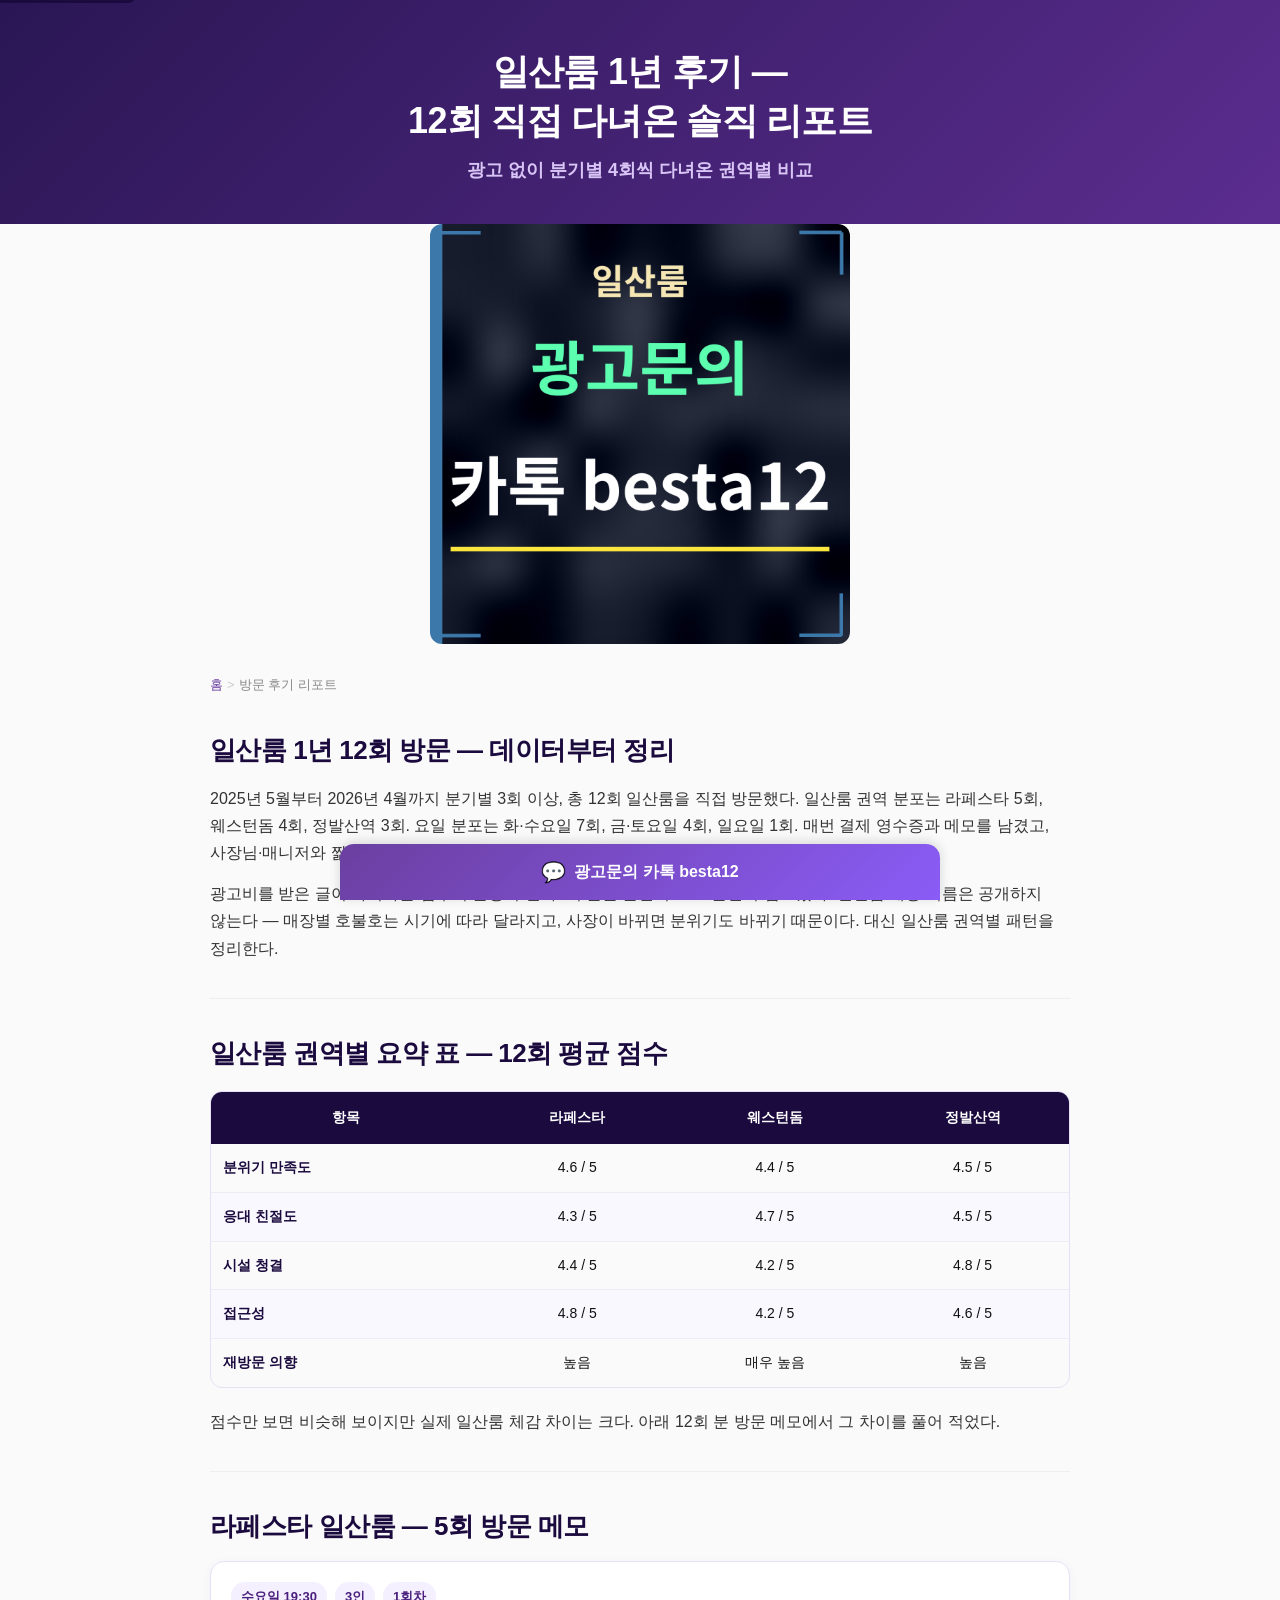
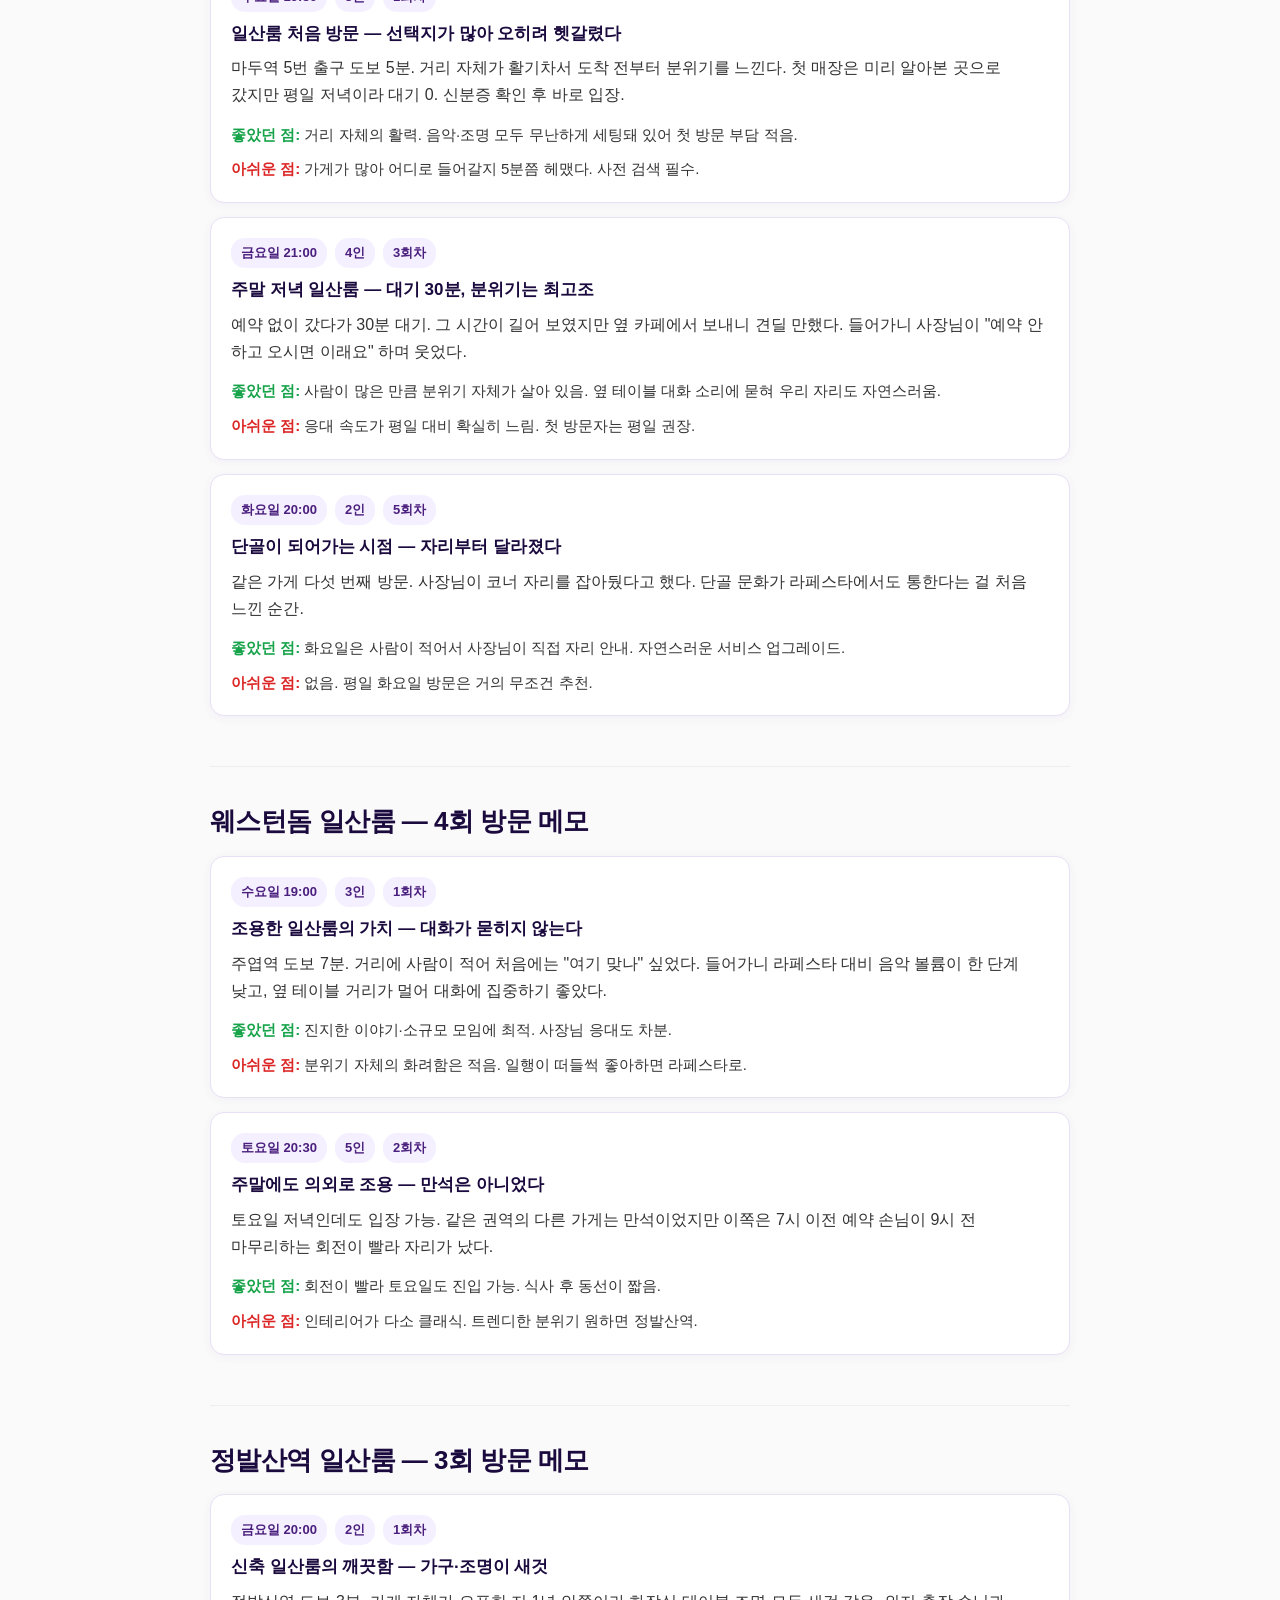
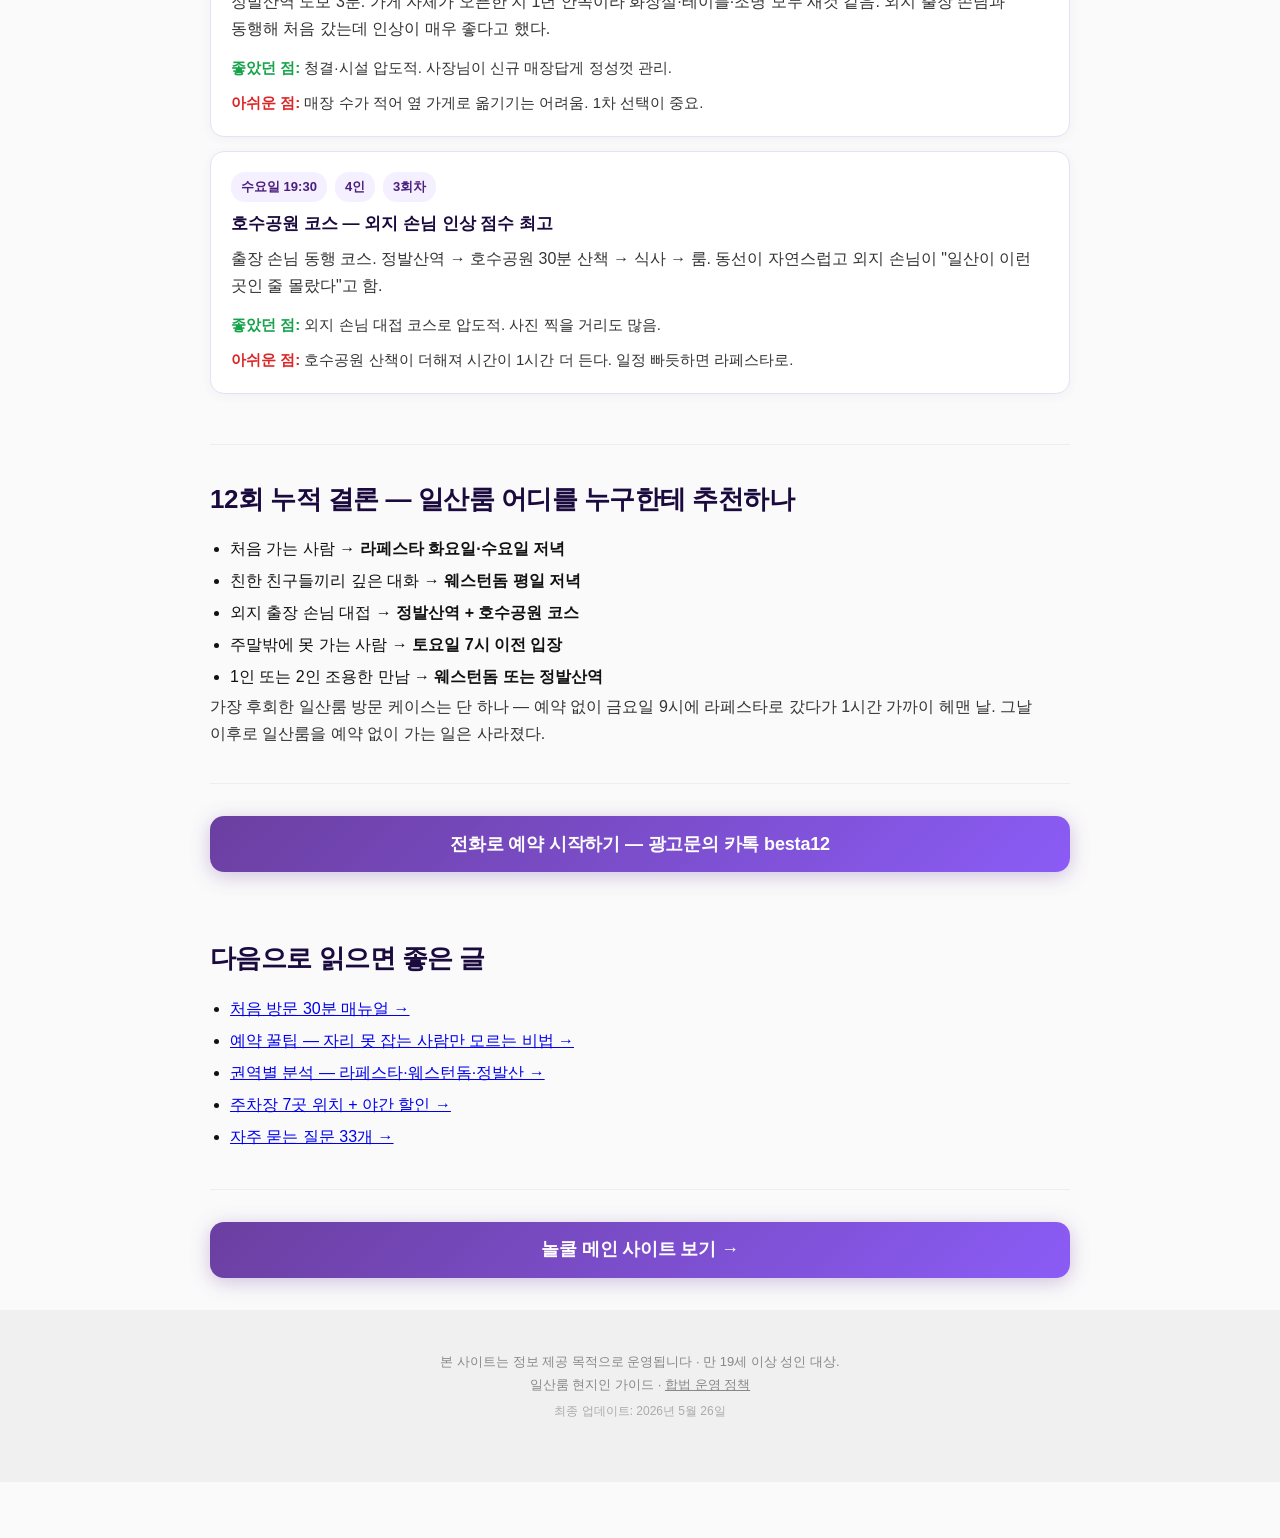
<file: review/index.html>
<!DOCTYPE html>
<html lang="ko">
<head>
  <meta charset="UTF-8">
  <meta name="viewport" content="width=device-width, initial-scale=1.0, viewport-fit=cover">
  <title>일산룸 1년 후기 — 12회 직접 다녀온 솔직 리포트</title>
  <meta name="description" content="일산룸 1년 12회 직접 방문한 솔직 리포트. 라페스타·웨스턴돔·정발산역 권역별 분위기, 응대 속도, 동선, 단점까지 광고 없이 평균 점수표와 회차별 메모로 정리했습니다.">
  <meta name="keywords" content="일산룸 후기, 일산룸 리뷰, 일산룸 솔직, 일산룸 방문기, 라페스타 후기, 웨스턴돔 후기, 정발산역 후기">
  <meta name="robots" content="index, follow, max-image-preview:large, max-snippet:-1">
  <link rel="canonical" href="https://ilsanroom2.pages.dev/review/">
  <meta name="author" content="일산 15년 현지인">
  <meta name="geo.region" content="KR-41">
  <meta name="geo.placename" content="고양시 일산">
  <meta property="og:type" content="article">
  <meta property="og:title" content="일산룸 1년 후기 — 12회 직접 다녀온 솔직 리포트">
  <meta property="og:description" content="광고 없이 1년간 12회 방문한 권역별 솔직 비교 리포트.">
  <meta property="og:url" content="https://ilsanroom2.pages.dev/review/">
  <meta property="og:image" content="https://ilsanroom2.pages.dev/card-review-82ad894a.png">
<meta property="og:image:alt" content="일산룸 광고문의 카톡 besta12">
<meta property="og:image:type" content="image/png">
  <meta property="og:image:width" content="1200">
  <meta property="og:image:height" content="1200">
  <meta property="og:locale" content="ko_KR">
  <meta property="og:site_name" content="일산룸 현지인 가이드">
  <meta property="article:section" content="방문 후기">
  <meta name="twitter:card" content="summary_large_image">
  <meta name="twitter:title" content="일산룸 1년 후기 — 12회 다녀온 솔직 리포트">
  <meta name="twitter:description" content="권역별 분위기·응대·동선·단점까지 광고 없이 비교.">
  <meta name="twitter:image" content="https://ilsanroom2.pages.dev/card-review-82ad894a.png">
  <link rel="manifest" href="/site.webmanifest">
  <link rel="apple-touch-icon" sizes="192x192" href="/icon-192.png">
  <link rel="icon" type="image/png" sizes="192x192" href="/icon-192.png">
  <meta name="theme-color" content="#1a0a3e">
  <style>
    *,*::before,*::after{margin:0;padding:0;box-sizing:border-box}
    html{font-size:16px;-webkit-text-size-adjust:100%;scroll-behavior:smooth}
    body{font-family:-apple-system,BlinkMacSystemFont,"Segoe UI",Roboto,"Noto Sans KR",sans-serif;font-size:1rem;line-height:1.7;color:#111;background:#fafafa;padding-bottom:56px}
    .skip-link{position:absolute;top:-44px;left:0;background:#1a0a3e;color:#fff;padding:8px 16px;z-index:10000;text-decoration:none}
    .skip-link:focus{top:0}
    .hero-page{background:linear-gradient(135deg,#2a1654 0%,#5b2d8f 100%);color:#fff;padding:48px 20px 40px;text-align:center}
    .hero-page h1{font-size:1.625rem;font-weight:900;line-height:1.35;letter-spacing:-0.02em;word-break:keep-all;margin-bottom:12px}
    .hero-page p{font-size:1rem;color:#d8c5f5;font-weight:700;line-height:1.5;word-break:keep-all}
    .visit-card{background:#fff;border:1px solid #e8e0f5;border-radius:14px;padding:20px;margin-bottom:14px;box-shadow:0 2px 10px rgba(107,63,160,0.06)}
    .visit-meta{display:flex;flex-wrap:wrap;gap:8px;margin-bottom:10px;font-size:0.8125rem;color:#666}
    .visit-meta span{background:#f5f0ff;padding:4px 10px;border-radius:14px;color:#4a1f7d;font-weight:700}
    .visit-card h3{font-size:1.0625rem;color:#1a0a3e;margin-bottom:8px;line-height:1.45}
    .visit-card .pros,.visit-card .cons{margin:10px 0;font-size:0.9375rem;line-height:1.65}
    .visit-card .pros strong{color:#16a34a}
    .visit-card .cons strong{color:#dc2626}
    @media (min-width:768px){.hero-page h1{font-size:2.25rem}.hero-page p{font-size:1.125rem}}
  </style>
  <link rel="stylesheet" href="/style.css" media="all">
  <script type="application/ld+json">{"@context":"https://schema.org","@graph":[{"@type":"WebPage","@id":"https://ilsanroom2.pages.dev/review/#webpage","name":"일산룸 1년 후기 — 12회 직접 다녀온 솔직 리포트","url":"https://ilsanroom2.pages.dev/review/","inLanguage":"ko-KR","isPartOf":{"@id":"https://ilsanroom2.pages.dev/#website"},"image":"https://ilsanroom2.pages.dev/card-review-82ad894a.png"},{"@type":"Article","@id":"https://ilsanroom2.pages.dev/review/#article","headline":"일산룸 1년 후기 — 12회 직접 다녀온 솔직 리포트","author":{"@type":"Person","name":"일산 15년 현지인"},"datePublished":"2026-04-10","dateModified":"2026-05-26","inLanguage":"ko-KR","mainEntityOfPage":"https://ilsanroom2.pages.dev/review/","image":"https://ilsanroom2.pages.dev/card-review-82ad894a.png"},{"@type":"BreadcrumbList","itemListElement":[{"@type":"ListItem","position":1,"name":"홈","item":"https://ilsanroom2.pages.dev/"},{"@type":"ListItem","position":2,"name":"방문 후기","item":"https://ilsanroom2.pages.dev/review/"}]}]}</script>
</head>
<body>
  <a class="skip-link" href="#main">본문 바로가기</a>

  <header class="hero-page">
    <h1>일산룸 1년 후기 —<br>12회 직접 다녀온 솔직 리포트</h1>
    <p>광고 없이 분기별 4회씩 다녀온 권역별 비교</p>
  </header>
<figure class="page-thumb" style="margin:0 auto 18px;max-width:420px"><img src="/card-review-82ad894a.png" alt="일산룸 광고문의 카톡 besta12" width="1200" height="1200" decoding="async" style="display:block;width:100%;height:auto;border-radius:12px"></figure>

  <nav class="breadcrumb" aria-label="현재 위치">
    <ol>
      <li><a href="/">홈</a></li>
      <li aria-current="page">방문 후기 리포트</li>
    </ol>
  </nav>

  <main class="content" id="main">

    <section class="section">
      <h2>일산룸 1년 12회 방문 — 데이터부터 정리</h2>
      <p>2025년 5월부터 2026년 4월까지 분기별 3회 이상, 총 12회 일산룸을 직접 방문했다. 일산룸 권역 분포는 라페스타 5회, 웨스턴돔 4회, 정발산역 3회. 요일 분포는 화·수요일 7회, 금·토요일 4회, 일요일 1회. 매번 결제 영수증과 메모를 남겼고, 사장님·매니저와 짧게라도 대화했다.</p>
      <p>광고비를 받은 글이 아니라는 점부터 분명히 한다. 이 글은 본인이 쓰고 본인이 검토했다. 일산룸 매장 이름은 공개하지 않는다 — 매장별 호불호는 시기에 따라 달라지고, 사장이 바뀌면 분위기도 바뀌기 때문이다. 대신 일산룸 권역별 패턴을 정리한다.</p>
    </section>

    <section class="section">
      <h2>일산룸 권역별 요약 표 — 12회 평균 점수</h2>
      <div class="comparison-table-wrap">
        <table class="comparison-table">
          <thead>
            <tr><th>항목</th><th>라페스타</th><th>웨스턴돔</th><th>정발산역</th></tr>
          </thead>
          <tbody>
            <tr><td class="row-label">분위기 만족도</td><td>4.6 / 5</td><td>4.4 / 5</td><td>4.5 / 5</td></tr>
            <tr><td class="row-label">응대 친절도</td><td>4.3 / 5</td><td>4.7 / 5</td><td>4.5 / 5</td></tr>
            <tr><td class="row-label">시설 청결</td><td>4.4 / 5</td><td>4.2 / 5</td><td>4.8 / 5</td></tr>
            <tr><td class="row-label">접근성</td><td>4.8 / 5</td><td>4.2 / 5</td><td>4.6 / 5</td></tr>
            <tr><td class="row-label">재방문 의향</td><td>높음</td><td>매우 높음</td><td>높음</td></tr>
          </tbody>
        </table>
      </div>
      <p>점수만 보면 비슷해 보이지만 실제 일산룸 체감 차이는 크다. 아래 12회 분 방문 메모에서 그 차이를 풀어 적었다.</p>
    </section>

    <section class="section">
      <h2>라페스타 일산룸 — 5회 방문 메모</h2>

      <div class="visit-card">
        <div class="visit-meta"><span>수요일 19:30</span><span>3인</span><span>1회차</span></div>
        <h3>일산룸 처음 방문 — 선택지가 많아 오히려 헷갈렸다</h3>
        <p>마두역 5번 출구 도보 5분. 거리 자체가 활기차서 도착 전부터 분위기를 느낀다. 첫 매장은 미리 알아본 곳으로 갔지만 평일 저녁이라 대기 0. 신분증 확인 후 바로 입장.</p>
        <p class="pros"><strong>좋았던 점:</strong> 거리 자체의 활력. 음악·조명 모두 무난하게 세팅돼 있어 첫 방문 부담 적음.</p>
        <p class="cons"><strong>아쉬운 점:</strong> 가게가 많아 어디로 들어갈지 5분쯤 헤맸다. 사전 검색 필수.</p>
      </div>

      <div class="visit-card">
        <div class="visit-meta"><span>금요일 21:00</span><span>4인</span><span>3회차</span></div>
        <h3>주말 저녁 일산룸 — 대기 30분, 분위기는 최고조</h3>
        <p>예약 없이 갔다가 30분 대기. 그 시간이 길어 보였지만 옆 카페에서 보내니 견딜 만했다. 들어가니 사장님이 "예약 안 하고 오시면 이래요" 하며 웃었다.</p>
        <p class="pros"><strong>좋았던 점:</strong> 사람이 많은 만큼 분위기 자체가 살아 있음. 옆 테이블 대화 소리에 묻혀 우리 자리도 자연스러움.</p>
        <p class="cons"><strong>아쉬운 점:</strong> 응대 속도가 평일 대비 확실히 느림. 첫 방문자는 평일 권장.</p>
      </div>

      <div class="visit-card">
        <div class="visit-meta"><span>화요일 20:00</span><span>2인</span><span>5회차</span></div>
        <h3>단골이 되어가는 시점 — 자리부터 달라졌다</h3>
        <p>같은 가게 다섯 번째 방문. 사장님이 코너 자리를 잡아뒀다고 했다. 단골 문화가 라페스타에서도 통한다는 걸 처음 느낀 순간.</p>
        <p class="pros"><strong>좋았던 점:</strong> 화요일은 사람이 적어서 사장님이 직접 자리 안내. 자연스러운 서비스 업그레이드.</p>
        <p class="cons"><strong>아쉬운 점:</strong> 없음. 평일 화요일 방문은 거의 무조건 추천.</p>
      </div>
    </section>

    <section class="section">
      <h2>웨스턴돔 일산룸 — 4회 방문 메모</h2>

      <div class="visit-card">
        <div class="visit-meta"><span>수요일 19:00</span><span>3인</span><span>1회차</span></div>
        <h3>조용한 일산룸의 가치 — 대화가 묻히지 않는다</h3>
        <p>주엽역 도보 7분. 거리에 사람이 적어 처음에는 "여기 맞나" 싶었다. 들어가니 라페스타 대비 음악 볼륨이 한 단계 낮고, 옆 테이블 거리가 멀어 대화에 집중하기 좋았다.</p>
        <p class="pros"><strong>좋았던 점:</strong> 진지한 이야기·소규모 모임에 최적. 사장님 응대도 차분.</p>
        <p class="cons"><strong>아쉬운 점:</strong> 분위기 자체의 화려함은 적음. 일행이 떠들썩 좋아하면 라페스타로.</p>
      </div>

      <div class="visit-card">
        <div class="visit-meta"><span>토요일 20:30</span><span>5인</span><span>2회차</span></div>
        <h3>주말에도 의외로 조용 — 만석은 아니었다</h3>
        <p>토요일 저녁인데도 입장 가능. 같은 권역의 다른 가게는 만석이었지만 이쪽은 7시 이전 예약 손님이 9시 전 마무리하는 회전이 빨라 자리가 났다.</p>
        <p class="pros"><strong>좋았던 점:</strong> 회전이 빨라 토요일도 진입 가능. 식사 후 동선이 짧음.</p>
        <p class="cons"><strong>아쉬운 점:</strong> 인테리어가 다소 클래식. 트렌디한 분위기 원하면 정발산역.</p>
      </div>
    </section>

    <section class="section">
      <h2>정발산역 일산룸 — 3회 방문 메모</h2>

      <div class="visit-card">
        <div class="visit-meta"><span>금요일 20:00</span><span>2인</span><span>1회차</span></div>
        <h3>신축 일산룸의 깨끗함 — 가구·조명이 새것</h3>
        <p>정발산역 도보 3분. 가게 자체가 오픈한 지 1년 안쪽이라 화장실·테이블·조명 모두 새것 같음. 외지 출장 손님과 동행해 처음 갔는데 인상이 매우 좋다고 했다.</p>
        <p class="pros"><strong>좋았던 점:</strong> 청결·시설 압도적. 사장님이 신규 매장답게 정성껏 관리.</p>
        <p class="cons"><strong>아쉬운 점:</strong> 매장 수가 적어 옆 가게로 옮기기는 어려움. 1차 선택이 중요.</p>
      </div>

      <div class="visit-card">
        <div class="visit-meta"><span>수요일 19:30</span><span>4인</span><span>3회차</span></div>
        <h3>호수공원 코스 — 외지 손님 인상 점수 최고</h3>
        <p>출장 손님 동행 코스. 정발산역 → 호수공원 30분 산책 → 식사 → 룸. 동선이 자연스럽고 외지 손님이 "일산이 이런 곳인 줄 몰랐다"고 함.</p>
        <p class="pros"><strong>좋았던 점:</strong> 외지 손님 대접 코스로 압도적. 사진 찍을 거리도 많음.</p>
        <p class="cons"><strong>아쉬운 점:</strong> 호수공원 산책이 더해져 시간이 1시간 더 든다. 일정 빠듯하면 라페스타로.</p>
      </div>
    </section>

    <section class="section">
      <h2>12회 누적 결론 — 일산룸 어디를 누구한테 추천하나</h2>
      <ul style="padding-left:20px;line-height:2">
        <li>처음 가는 사람 → <strong>라페스타 화요일·수요일 저녁</strong></li>
        <li>친한 친구들끼리 깊은 대화 → <strong>웨스턴돔 평일 저녁</strong></li>
        <li>외지 출장 손님 대접 → <strong>정발산역 + 호수공원 코스</strong></li>
        <li>주말밖에 못 가는 사람 → <strong>토요일 7시 이전 입장</strong></li>
        <li>1인 또는 2인 조용한 만남 → <strong>웨스턴돔 또는 정발산역</strong></li>
      </ul>
      <p>가장 후회한 일산룸 방문 케이스는 단 하나 — 예약 없이 금요일 9시에 라페스타로 갔다가 1시간 가까이 헤맨 날. 그날 이후로 일산룸을 예약 없이 가는 일은 사라졌다.</p>
    </section>

    <span class="cta-button">전화로 예약 시작하기 — 광고문의 카톡 besta12</span>

    <section class="section">
      <h2>다음으로 읽으면 좋은 글</h2>
      <ul style="padding-left:20px;line-height:2">
        <li><a href="/guide/">처음 방문 30분 매뉴얼 →</a></li>
        <li><a href="/reservation/">예약 꿀팁 — 자리 못 잡는 사람만 모르는 비법 →</a></li>
        <li><a href="/area/">권역별 분석 — 라페스타·웨스턴돔·정발산 →</a></li>
        <li><a href="/parking/">주차장 7곳 위치 + 야간 할인 →</a></li>
        <li><a href="/faq/">자주 묻는 질문 33개 →</a></li>
      </ul>
    </section>

    <a href="https://ilsanroom.pages.dev/" class="cta-button" target="_blank" rel="noopener noreferrer">
      놀쿨 메인 사이트 보기 →
    </a>

  </main>

  <footer class="footer">
    <p>본 사이트는 정보 제공 목적으로 운영됩니다 · 만 19세 이상 성인 대상.</p>
    <p>일산룸 현지인 가이드 · <a href="/legal/" style="color:#888">합법 운영 정책</a></p>
    <p class="footer-update">최종 업데이트: 2026년 5월 26일</p>
  </footer>

  <div class="fixed-bottom-bar">
    <span class="bottom-bar-link">
      <span class="bottom-bar-icon">&#128172;</span>
      <span>광고문의 카톡 besta12</span>
    </span>
  </div>
</body>
</html>
</file>
<file: style.css>
/* === Reset & Base === */
*, *::before, *::after {
  margin: 0;
  padding: 0;
  box-sizing: border-box;
}

html {
  font-size: 16px;
  scroll-behavior: smooth;
  -webkit-text-size-adjust: 100%;
}

body {
  font-family: -apple-system, BlinkMacSystemFont, "Segoe UI", Roboto, "Noto Sans KR", sans-serif;
  font-size: 1rem;
  line-height: 1.7;
  color: #111;
  background: #fafafa;
  -webkit-font-smoothing: antialiased;
}

/* === Screen Reader Only === */
.sr-only {
  position: absolute;
  width: 1px;
  height: 1px;
  padding: 0;
  margin: -1px;
  overflow: hidden;
  clip: rect(0, 0, 0, 0);
  white-space: nowrap;
  border: 0;
}

/* === Social Proof Bar === */
.social-bar {
  background: #2d1b69;
  color: #fff;
  text-align: center;
  padding: 10px 16px;
  font-size: 0.875rem;
  letter-spacing: -0.02em;
  min-height: 44px;
  display: flex;
  align-items: center;
  justify-content: center;
}

.social-bar strong {
  color: #c4a0ff;
  font-weight: 900;
}

/* === Hero — Dark image + white text + shadow + overlay === */
.hero {
  position: relative;
  background-size: cover;
  background-position: center;
  background-color: #1a0a3e;
  min-height: 360px;
  display: flex;
  align-items: center;
  justify-content: center;
}

.hero-overlay {
  position: relative;
  z-index: 2;
  text-align: center;
  padding: 60px 20px 50px;
  width: 100%;
}

.hero::before {
  content: '';
  position: absolute;
  inset: 0;
  background: linear-gradient(180deg, rgba(10, 5, 30, 0.75) 0%, rgba(30, 15, 70, 0.85) 100%);
  z-index: 1;
}

.hero h1 {
  font-size: 1.75rem;
  font-weight: 900;
  line-height: 1.3;
  margin-bottom: 16px;
  letter-spacing: -0.03em;
  word-break: keep-all;
  color: #fff;
  text-shadow: 0 2px 12px rgba(0, 0, 0, 0.7), 0 0 40px rgba(107, 63, 160, 0.4);
}

.hero-sub {
  font-size: 1.125rem;
  color: #c4a0ff;
  font-weight: 700;
  letter-spacing: -0.01em;
  text-shadow: 0 1px 8px rgba(0, 0, 0, 0.5);
}

/* === Content === */
.content {
  max-width: 680px;
  margin: 0 auto;
  padding: 0 20px;
}

/* === Section === */
.section {
  padding: 36px 0;
  border-bottom: 1px solid #eee;
}

.section h2 {
  font-size: 1.375rem;
  font-weight: 900;
  color: #1a0a3e;
  margin-bottom: 16px;
  line-height: 1.4;
  letter-spacing: -0.02em;
  word-break: keep-all;
}

.section p {
  margin-bottom: 14px;
  color: #333;
  word-break: keep-all;
}

.section p:last-child {
  margin-bottom: 0;
}

/* === Photo Sections with Skeleton === */
.photo-section {
  margin: 32px 0;
}

.img-skeleton {
  background: linear-gradient(90deg, #e0e0e0 25%, #f0f0f0 50%, #e0e0e0 75%);
  background-size: 200% 100%;
  animation: shimmer 1.5s infinite;
  border-radius: 12px;
  overflow: hidden;
  aspect-ratio: 16 / 9;
}

.img-skeleton.loaded {
  background: none;
  animation: none;
}

@keyframes shimmer {
  0% { background-position: 200% 0; }
  100% { background-position: -200% 0; }
}

.img-skeleton img {
  display: block;
  width: 100%;
  height: 100%;
  object-fit: cover;
  border-radius: 12px;
  opacity: 0;
  transition: opacity 0.4s ease;
}

.img-skeleton.loaded img {
  opacity: 1;
}

.photo-section figcaption {
  text-align: center;
  font-size: 0.8125rem;
  color: #888;
  margin-top: 8px;
  font-style: italic;
}

/* === Pull Quote === */
.pull-quote {
  font-size: 1.375rem;
  font-weight: 700;
  font-style: italic;
  color: #3b1d8e;
  text-align: center;
  padding: 40px 24px;
  margin: 8px 0;
  border-left: 4px solid #6b3fa0;
  background: linear-gradient(135deg, #f5f0ff 0%, #ede5ff 100%);
  border-radius: 0 12px 12px 0;
  line-height: 1.5;
  word-break: keep-all;
}

/* === Review Highlights === */
.review-highlights {
  padding: 36px 0;
  border-bottom: 1px solid #eee;
}

.review-highlights h3 {
  font-size: 1.125rem;
  font-weight: 900;
  color: #1a0a3e;
  margin-bottom: 20px;
  text-align: center;
}

.review-card {
  background: #fff;
  border: 1px solid #e8e0f5;
  border-radius: 12px;
  padding: 20px;
  margin-bottom: 12px;
  box-shadow: 0 2px 8px rgba(107, 63, 160, 0.08);
}

.review-stars {
  color: #f5a623;
  font-size: 1rem;
  letter-spacing: 2px;
}

.review-card p {
  margin: 8px 0;
  color: #333;
  font-style: italic;
  word-break: keep-all;
}

.review-author {
  font-size: 0.8125rem;
  color: #888;
}

/* === Before / After === */
.before-after {
  padding-bottom: 36px;
}

.ba-grid {
  display: grid;
  grid-template-columns: 1fr;
  gap: 16px;
  margin-top: 20px;
}

.ba-card {
  border-radius: 12px;
  padding: 24px 20px;
}

.ba-card h3 {
  font-size: 1rem;
  font-weight: 900;
  margin-bottom: 14px;
}

.ba-card ul {
  list-style: none;
  padding: 0;
}

.ba-card li {
  padding: 6px 0 6px 24px;
  position: relative;
  font-size: 0.9375rem;
  word-break: keep-all;
}

.ba-before {
  background: #fef2f2;
  border: 1px solid #fca5a5;
}

.ba-before h3 {
  color: #dc2626;
}

.ba-before li::before {
  content: '✗';
  position: absolute;
  left: 0;
  color: #dc2626;
  font-weight: 700;
}

.ba-after {
  background: #f0fdf4;
  border: 1px solid #86efac;
}

.ba-after h3 {
  color: #16a34a;
}

.ba-after li::before {
  content: '✓';
  position: absolute;
  left: 0;
  color: #16a34a;
  font-weight: 700;
}

/* === Comparison Table === */
.comparison-table-wrap {
  overflow-x: auto;
  -webkit-overflow-scrolling: touch;
  margin: 20px 0;
  border-radius: 12px;
  border: 1px solid #e8e0f5;
}

.comparison-table {
  width: 100%;
  min-width: 480px;
  border-collapse: collapse;
  font-size: 0.875rem;
}

.comparison-table thead {
  background: #1a0a3e;
  color: #fff;
}

.comparison-table th {
  padding: 14px 12px;
  font-weight: 700;
  text-align: center;
  white-space: nowrap;
}

.comparison-table td {
  padding: 12px;
  text-align: center;
  border-bottom: 1px solid #f0ecf5;
  word-break: keep-all;
}

.comparison-table tbody tr:last-child td {
  border-bottom: none;
}

.comparison-table tbody tr:nth-child(even) {
  background: #faf8ff;
}

.row-label {
  font-weight: 700;
  color: #1a0a3e;
  text-align: left !important;
  white-space: nowrap;
}

/* === Secret Section — 80% scroll reveal === */
.secret-section {
  position: relative;
}

.secret-badge {
  display: inline-block;
  background: linear-gradient(135deg, #6b3fa0 0%, #8b5cf6 100%);
  color: #fff;
  padding: 6px 16px;
  border-radius: 20px;
  font-size: 0.8125rem;
  font-weight: 700;
  margin-bottom: 16px;
}

.secret-content {
  opacity: 0;
  transform: translateY(30px);
  filter: blur(8px);
  transition: opacity 0.8s ease, transform 0.8s ease, filter 0.8s ease;
}

.secret-content.revealed {
  opacity: 1;
  transform: translateY(0);
  filter: blur(0);
}

.secret-item {
  background: #fff;
  border: 1px solid #e8e0f5;
  border-radius: 12px;
  padding: 20px;
  margin-bottom: 16px;
  box-shadow: 0 2px 12px rgba(107, 63, 160, 0.08);
}

.secret-item strong {
  display: block;
  font-size: 1rem;
  color: #1a0a3e;
  margin-bottom: 8px;
}

.secret-item p {
  color: #333;
  margin: 0;
  word-break: keep-all;
}

/* === CTA Button === */
.cta-button {
  display: flex;
  align-items: center;
  justify-content: center;
  width: 100%;
  height: 56px;
  min-height: 44px;
  background: linear-gradient(135deg, #6b3fa0 0%, #8b5cf6 100%);
  color: #fff;
  text-align: center;
  text-decoration: none;
  font-size: 1.125rem;
  font-weight: 900;
  border-radius: 14px;
  margin: 32px 0;
  transition: transform 0.2s ease, box-shadow 0.2s ease;
  box-shadow: 0 4px 20px rgba(107, 63, 160, 0.3);
  letter-spacing: -0.01em;
  -webkit-tap-highlight-color: transparent;
}

.cta-button:hover {
  transform: translateY(-2px);
  box-shadow: 0 6px 28px rgba(107, 63, 160, 0.45);
}

.cta-button:active {
  transform: translateY(0);
}

/* === Countdown Bar === */
.countdown-bar {
  background: #fef3c7;
  color: #92400e;
  text-align: center;
  padding: 10px 16px;
  font-size: 0.875rem;
  font-weight: 700;
  min-height: 44px;
  display: flex;
  align-items: center;
  justify-content: center;
  gap: 6px;
}

.countdown-bar strong {
  color: #dc2626;
  font-size: 1.125rem;
}

.countdown-icon {
  font-size: 1rem;
}

/* === Day vs Night Gallery === */
.gallery-section {
  padding: 36px 0;
  border-bottom: 1px solid #eee;
}

.gallery-section h2 {
  font-size: 1.375rem;
  font-weight: 900;
  color: #1a0a3e;
  margin-bottom: 20px;
  line-height: 1.4;
  letter-spacing: -0.02em;
  word-break: keep-all;
}

.gallery-track {
  display: flex;
  overflow-x: auto;
  scroll-snap-type: x mandatory;
  -webkit-overflow-scrolling: touch;
  gap: 0;
  scrollbar-width: none;
}

.gallery-track::-webkit-scrollbar {
  display: none;
}

.gallery-slide {
  flex: 0 0 100%;
  scroll-snap-align: start;
}

.gallery-pair {
  display: grid;
  grid-template-columns: 1fr 1fr;
  gap: 8px;
}

.gallery-item {
  margin: 0;
}

.gallery-item .img-skeleton {
  aspect-ratio: 3 / 4;
  border-radius: 8px;
}

.gallery-item figcaption {
  text-align: center;
  font-size: 0.75rem;
  color: #888;
  margin-top: 6px;
  font-weight: 700;
}

.gallery-dots {
  display: flex;
  justify-content: center;
  gap: 8px;
  margin-top: 16px;
}

.dot {
  width: 10px;
  height: 10px;
  border-radius: 50%;
  border: none;
  background: #d4d4d4;
  cursor: pointer;
  padding: 0;
  min-height: 44px;
  min-width: 44px;
  display: flex;
  align-items: center;
  justify-content: center;
  -webkit-tap-highlight-color: transparent;
}

.dot::after {
  content: '';
  width: 10px;
  height: 10px;
  border-radius: 50%;
  background: inherit;
}

.dot {
  background: transparent;
}

.dot::after {
  background: #d4d4d4;
}

.dot.active::after {
  background: #6b3fa0;
}

.gallery-hint {
  text-align: center;
  font-size: 0.75rem;
  color: #aaa;
  margin-top: 4px;
}

/* === Mini Quiz === */
.quiz-section {
  border-bottom: 1px solid #eee;
}

.quiz-desc {
  font-size: 0.9375rem;
  color: #666;
  margin-bottom: 24px;
}

.quiz-step {
  display: none;
}

.quiz-step.active {
  display: block;
}

.quiz-q {
  font-size: 1rem;
  margin-bottom: 16px;
  color: #111;
  word-break: keep-all;
}

.quiz-option {
  display: block;
  width: 100%;
  padding: 14px 20px;
  margin-bottom: 10px;
  background: #fff;
  border: 2px solid #e8e0f5;
  border-radius: 12px;
  font-size: 0.9375rem;
  font-family: inherit;
  color: #333;
  cursor: pointer;
  text-align: left;
  min-height: 44px;
  transition: border-color 0.2s, background 0.2s;
  -webkit-tap-highlight-color: transparent;
}

.quiz-option:hover {
  border-color: #8b5cf6;
  background: #faf8ff;
}

.quiz-option:active,
.quiz-option.selected {
  border-color: #6b3fa0;
  background: #ede5ff;
}

.quiz-result {
  display: none;
  background: linear-gradient(135deg, #f5f0ff 0%, #ede5ff 100%);
  border: 2px solid #8b5cf6;
  border-radius: 12px;
  padding: 24px 20px;
  text-align: center;
}

.quiz-result.show {
  display: block;
}

.quiz-result-title {
  font-size: 1.25rem;
  font-weight: 900;
  color: #1a0a3e;
  margin-bottom: 8px;
}

.quiz-result-desc {
  color: #333;
  margin-bottom: 16px;
  word-break: keep-all;
}

.quiz-result .cta-button {
  margin: 16px 0 0;
}

/* === Exit Intent Popup === */
.exit-popup {
  display: none;
  position: fixed;
  inset: 0;
  z-index: 9999;
  background: rgba(0, 0, 0, 0.6);
  align-items: center;
  justify-content: center;
  padding: 20px;
}

.exit-popup.show {
  display: flex;
}

.exit-popup-inner {
  background: #fff;
  border-radius: 16px;
  padding: 32px 24px;
  max-width: 400px;
  width: 100%;
  position: relative;
  text-align: center;
  box-shadow: 0 8px 40px rgba(0, 0, 0, 0.3);
}

.exit-close {
  position: absolute;
  top: 12px;
  right: 12px;
  width: 44px;
  height: 44px;
  min-height: 44px;
  border: none;
  background: none;
  font-size: 1.25rem;
  color: #888;
  cursor: pointer;
  display: flex;
  align-items: center;
  justify-content: center;
  -webkit-tap-highlight-color: transparent;
}

.exit-title {
  font-size: 1.375rem;
  font-weight: 900;
  color: #1a0a3e;
  margin-bottom: 12px;
  word-break: keep-all;
}

.exit-desc {
  font-size: 0.9375rem;
  color: #555;
  line-height: 1.6;
  margin-bottom: 8px;
  word-break: keep-all;
}

.exit-cta {
  margin: 20px 0 0 !important;
}

/* === Internal Search Bar === */
.search-wrap {
  padding: 16px 20px 0;
  max-width: 680px;
  margin: 0 auto;
}

.search-inner {
  position: relative;
}

.search-input {
  width: 100%;
  padding: 12px 16px;
  border: 2px solid #e8e0f5;
  border-radius: 12px;
  font-size: 0.9375rem;
  font-family: inherit;
  background: #fff;
  color: #111;
  min-height: 44px;
  outline: none;
  transition: border-color 0.2s;
}

.search-input:focus {
  border-color: #8b5cf6;
}

.search-input::placeholder {
  color: #aaa;
}

.search-results {
  display: none;
  position: absolute;
  top: 100%;
  left: 0;
  right: 0;
  background: #fff;
  border: 1px solid #e8e0f5;
  border-radius: 0 0 12px 12px;
  box-shadow: 0 4px 16px rgba(0, 0, 0, 0.1);
  z-index: 100;
  max-height: 240px;
  overflow-y: auto;
}

.search-item {
  display: block;
  width: 100%;
  padding: 12px 16px;
  border: none;
  background: none;
  font-size: 0.9375rem;
  font-family: inherit;
  color: #333;
  text-align: left;
  cursor: pointer;
  min-height: 44px;
  border-bottom: 1px solid #f0f0f0;
}

.search-item:last-child {
  border-bottom: none;
}

.search-item:hover {
  background: #faf8ff;
  color: #6b3fa0;
}

/* === Fixed Bottom Contact Bar === */
.fixed-bottom-bar {
  position: fixed;
  bottom: 0;
  left: 0;
  right: 0;
  z-index: 9000;
  height: 56px;
  background: linear-gradient(135deg, #6b3fa0 0%, #8b5cf6 100%);
  box-shadow: 0 -2px 12px rgba(0, 0, 0, 0.15);
}

.bottom-bar-link {
  display: flex;
  align-items: center;
  justify-content: center;
  width: 100%;
  height: 100%;
  color: #fff;
  text-decoration: none;
  font-size: 1rem;
  font-weight: 900;
  gap: 8px;
  -webkit-tap-highlight-color: transparent;
}

.bottom-bar-icon {
  font-size: 1.25rem;
}

/* Body padding to prevent content behind fixed bar */
body {
  padding-bottom: 56px;
}

/* === Footer === */
.footer {
  text-align: center;
  padding: 40px 20px 60px;
  background: #f0f0f0;
  color: #888;
  font-size: 0.8125rem;
  line-height: 1.8;
  margin-top: 20px;
}

/* === Breadcrumb === */
.breadcrumb {
  max-width: 680px;
  margin: 0 auto;
  padding: 12px 20px 0;
}

.breadcrumb ol {
  list-style: none;
  display: flex;
  flex-wrap: wrap;
  gap: 4px;
  font-size: 0.8125rem;
  color: #888;
}

.breadcrumb li::after {
  content: '>';
  margin-left: 4px;
  color: #ccc;
}

.breadcrumb li:last-child::after {
  display: none;
}

.breadcrumb a {
  color: #6b3fa0;
  text-decoration: none;
}

.breadcrumb a:hover {
  text-decoration: underline;
}

/* === Table of Contents === */
.toc-section {
  padding: 28px 0 20px;
  border-bottom: 1px solid #eee;
}

.toc-section h2 {
  font-size: 1.25rem;
  font-weight: 900;
  color: #1a0a3e;
  margin-bottom: 16px;
}

.toc-list {
  padding-left: 20px;
  counter-reset: toc-counter;
}

.toc-list li {
  margin-bottom: 8px;
  font-size: 0.9375rem;
  word-break: keep-all;
}

.toc-list a {
  color: #333;
  text-decoration: none;
  border-bottom: 1px dashed #ccc;
  transition: color 0.2s, border-color 0.2s;
}

.toc-list a:hover {
  color: #6b3fa0;
  border-color: #6b3fa0;
}

/* === Checklist Grid === */
.checklist-grid {
  display: flex;
  flex-direction: column;
  gap: 12px;
  margin-top: 16px;
}

.checklist-item {
  background: #fff;
  border: 1px solid #e8e0f5;
  border-radius: 12px;
  padding: 18px 20px;
  box-shadow: 0 2px 8px rgba(107, 63, 160, 0.06);
}

.checklist-item strong {
  display: block;
  font-size: 1rem;
  color: #1a0a3e;
  margin-bottom: 6px;
}

.checklist-item p {
  color: #333;
  margin: 0;
  word-break: keep-all;
  font-size: 0.9375rem;
}

/* === FAQ Section === */
.faq-section {
  border-bottom: 1px solid #eee;
}

.faq-item {
  border: 1px solid #e8e0f5;
  border-radius: 12px;
  margin-bottom: 10px;
  overflow: hidden;
  background: #fff;
}

.faq-question {
  display: flex;
  align-items: center;
  width: 100%;
  padding: 16px 20px;
  font-size: 0.9375rem;
  font-weight: 700;
  color: #1a0a3e;
  cursor: pointer;
  user-select: none;
  min-height: 44px;
  position: relative;
  word-break: keep-all;
  margin: 0;
}

.faq-question::after {
  content: '+';
  position: absolute;
  right: 16px;
  font-size: 1.25rem;
  font-weight: 400;
  color: #6b3fa0;
  transition: transform 0.3s;
}

.faq-question[aria-expanded="true"]::after {
  content: '-';
}

.faq-answer {
  max-height: 0;
  overflow: hidden;
  transition: max-height 0.3s ease, padding 0.3s ease;
  padding: 0 20px;
}

.faq-answer.open {
  max-height: 800px;
  padding: 0 20px 16px;
}

.faq-answer p {
  color: #444;
  font-size: 0.9375rem;
  line-height: 1.7;
  word-break: keep-all;
  margin: 0;
}

/* === Footer Update Line === */
.footer-update {
  font-size: 0.75rem;
  color: #aaa;
  margin-top: 4px;
}

/* === Responsive === */
@media (min-width: 768px) {
  .hero {
    min-height: 440px;
  }

  .hero-overlay {
    padding: 80px 40px 70px;
  }

  .hero h1 {
    font-size: 2.5rem;
  }

  .hero-sub {
    font-size: 1.25rem;
  }

  .section h2 {
    font-size: 1.625rem;
  }

  .pull-quote {
    font-size: 1.5rem;
    padding: 48px 40px;
  }

  .ba-grid {
    grid-template-columns: 1fr 1fr;
  }

  .fixed-bottom-bar {
    max-width: 600px;
    left: 50%;
    transform: translateX(-50%);
    border-radius: 14px 14px 0 0;
  }

  .content {
    max-width: 780px;
  }

  .breadcrumb {
    max-width: 780px;
  }

  .search-wrap {
    max-width: 780px;
  }

  .checklist-grid {
    display: grid;
    grid-template-columns: 1fr 1fr;
  }
}

@media (min-width: 1200px) {
  .content {
    max-width: 900px;
  }

  .breadcrumb {
    max-width: 900px;
  }

  .search-wrap {
    max-width: 900px;
  }
}

/* === Skip Link (a11y) === */
.skip-link {
  position: absolute;
  top: -44px;
  left: 0;
  background: #1a0a3e;
  color: #fff;
  padding: 10px 18px;
  font-weight: 700;
  text-decoration: none;
  z-index: 99999;
  border-radius: 0 0 8px 0;
}
.skip-link:focus {
  top: 0;
}

/* === Focus-visible (a11y) === */
:focus-visible {
  outline: 3px solid #8b5cf6;
  outline-offset: 2px;
  border-radius: 4px;
}

/* === Related Guides Grid === */
.related-section {
  background: linear-gradient(135deg, #fdfaff 0%, #f5f0ff 100%);
  border-radius: 16px;
  padding: 32px 20px;
  margin: 24px 0;
  border: 1px solid #e8e0f5;
}
.related-grid {
  display: grid;
  grid-template-columns: 1fr;
  gap: 12px;
  margin-top: 18px;
}
.related-card {
  display: flex;
  flex-direction: column;
  gap: 6px;
  background: #fff;
  border: 1px solid #e8e0f5;
  border-radius: 14px;
  padding: 18px 20px;
  text-decoration: none;
  color: inherit;
  min-height: 44px;
  box-shadow: 0 2px 10px rgba(107, 63, 160, 0.06);
  transition: transform 0.2s ease, box-shadow 0.2s ease, border-color 0.2s ease;
  -webkit-tap-highlight-color: transparent;
}
.related-card:hover {
  transform: translateY(-2px);
  box-shadow: 0 6px 22px rgba(107, 63, 160, 0.18);
  border-color: #c4a0ff;
}
.related-tag {
  display: inline-block;
  align-self: flex-start;
  background: #1a0a3e;
  color: #fff;
  padding: 3px 10px;
  border-radius: 12px;
  font-size: 0.75rem;
  font-weight: 700;
}
.related-card strong {
  font-size: 1rem;
  font-weight: 900;
  color: #1a0a3e;
  line-height: 1.4;
  word-break: keep-all;
}
.related-desc {
  font-size: 0.875rem;
  color: #666;
  word-break: keep-all;
}
@media (min-width: 768px) {
  .related-grid {
    grid-template-columns: 1fr 1fr;
  }
}
@media (min-width: 1200px) {
  .related-grid {
    grid-template-columns: 1fr 1fr 1fr;
  }
}

/* === Reduced Motion (a11y) === */
@media (prefers-reduced-motion: reduce) {
  *, *::before, *::after {
    animation-duration: 0.01ms !important;
    animation-iteration-count: 1 !important;
    transition-duration: 0.01ms !important;
    scroll-behavior: auto !important;
  }
  .img-skeleton {
    animation: none;
  }
}

/* === Dark Color Scheme === */
@media (prefers-color-scheme: dark) {
  body {
    background: #0f0820;
    color: #e8e0f5;
  }
  .section p, .section ul li, .checklist-item p, .secret-item p,
  .review-card p, .ba-card li, .quiz-q, .faq-answer p,
  .related-desc {
    color: #d8cee8;
  }
  .section, .toc-section, .gallery-section, .review-highlights,
  .quiz-section, .secret-section, .faq-section, .before-after {
    border-bottom-color: #2a1e4e;
  }
  .section h2, .toc-section h2, .gallery-section h2, .related-card strong,
  .secret-item strong, .checklist-item strong, .review-highlights h3,
  .faq-question, .exit-title, .quiz-result-title, .related-tag {
    color: #c4a0ff;
  }
  .related-tag {
    background: #2a1e4e;
  }
  .checklist-item, .secret-item, .review-card, .faq-item, .quiz-option,
  .related-card, .exit-popup-inner, .related-section {
    background: #1a1133;
    border-color: #2d2055;
  }
  .footer {
    background: #1a1133;
    color: #888;
  }
  .pull-quote {
    background: linear-gradient(135deg, #1f1342 0%, #2a1e54 100%);
    color: #d8c5f5;
    border-left-color: #8b5cf6;
  }
  .ba-before {
    background: #2a1e1e;
    border-color: #5a2828;
  }
  .ba-after {
    background: #1e2a1e;
    border-color: #285a28;
  }
  .comparison-table tbody tr:nth-child(even) {
    background: #1f1342;
  }
  .comparison-table td {
    border-bottom-color: #2a1e54;
  }
  .row-label {
    color: #c4a0ff;
  }
  .search-input {
    background: #1a1133;
    color: #e8e0f5;
    border-color: #2d2055;
  }
  .countdown-bar {
    background: #3a2810;
    color: #fbbf24;
  }
}

/* === High Contrast === */
@media (prefers-contrast: more) {
  body {
    color: #000;
  }
  .section p, .checklist-item p, .secret-item p, .review-card p,
  .faq-answer p {
    color: #000;
  }
  .related-card, .checklist-item, .secret-item, .review-card, .faq-item {
    border-width: 2px;
  }
}

/* === Print Stylesheet === */
@media print {
  body {
    background: #fff;
    color: #000;
    padding-bottom: 0;
    font-size: 11pt;
    line-height: 1.5;
  }
  .social-bar, .countdown-bar, .cta-button, .fixed-bottom-bar,
  .exit-popup, .search-wrap, .gallery-section, .quiz-section,
  .hero::before {
    display: none !important;
  }
  .hero {
    min-height: auto;
    background: none !important;
    color: #000;
    padding: 16px 0;
  }
  .hero h1, .hero-sub {
    color: #000;
    text-shadow: none;
  }
  .section, .related-section {
    page-break-inside: avoid;
    border: none;
    padding: 12px 0;
  }
  .photo-section, .img-skeleton {
    page-break-inside: avoid;
  }
  a {
    color: #000;
    text-decoration: underline;
  }
  a[href^="http"]::after {
    content: " (" attr(href) ")";
    font-size: 9pt;
    color: #555;
  }
  a[href^="tel:"]::after {
    content: "";
  }
}
</file>
